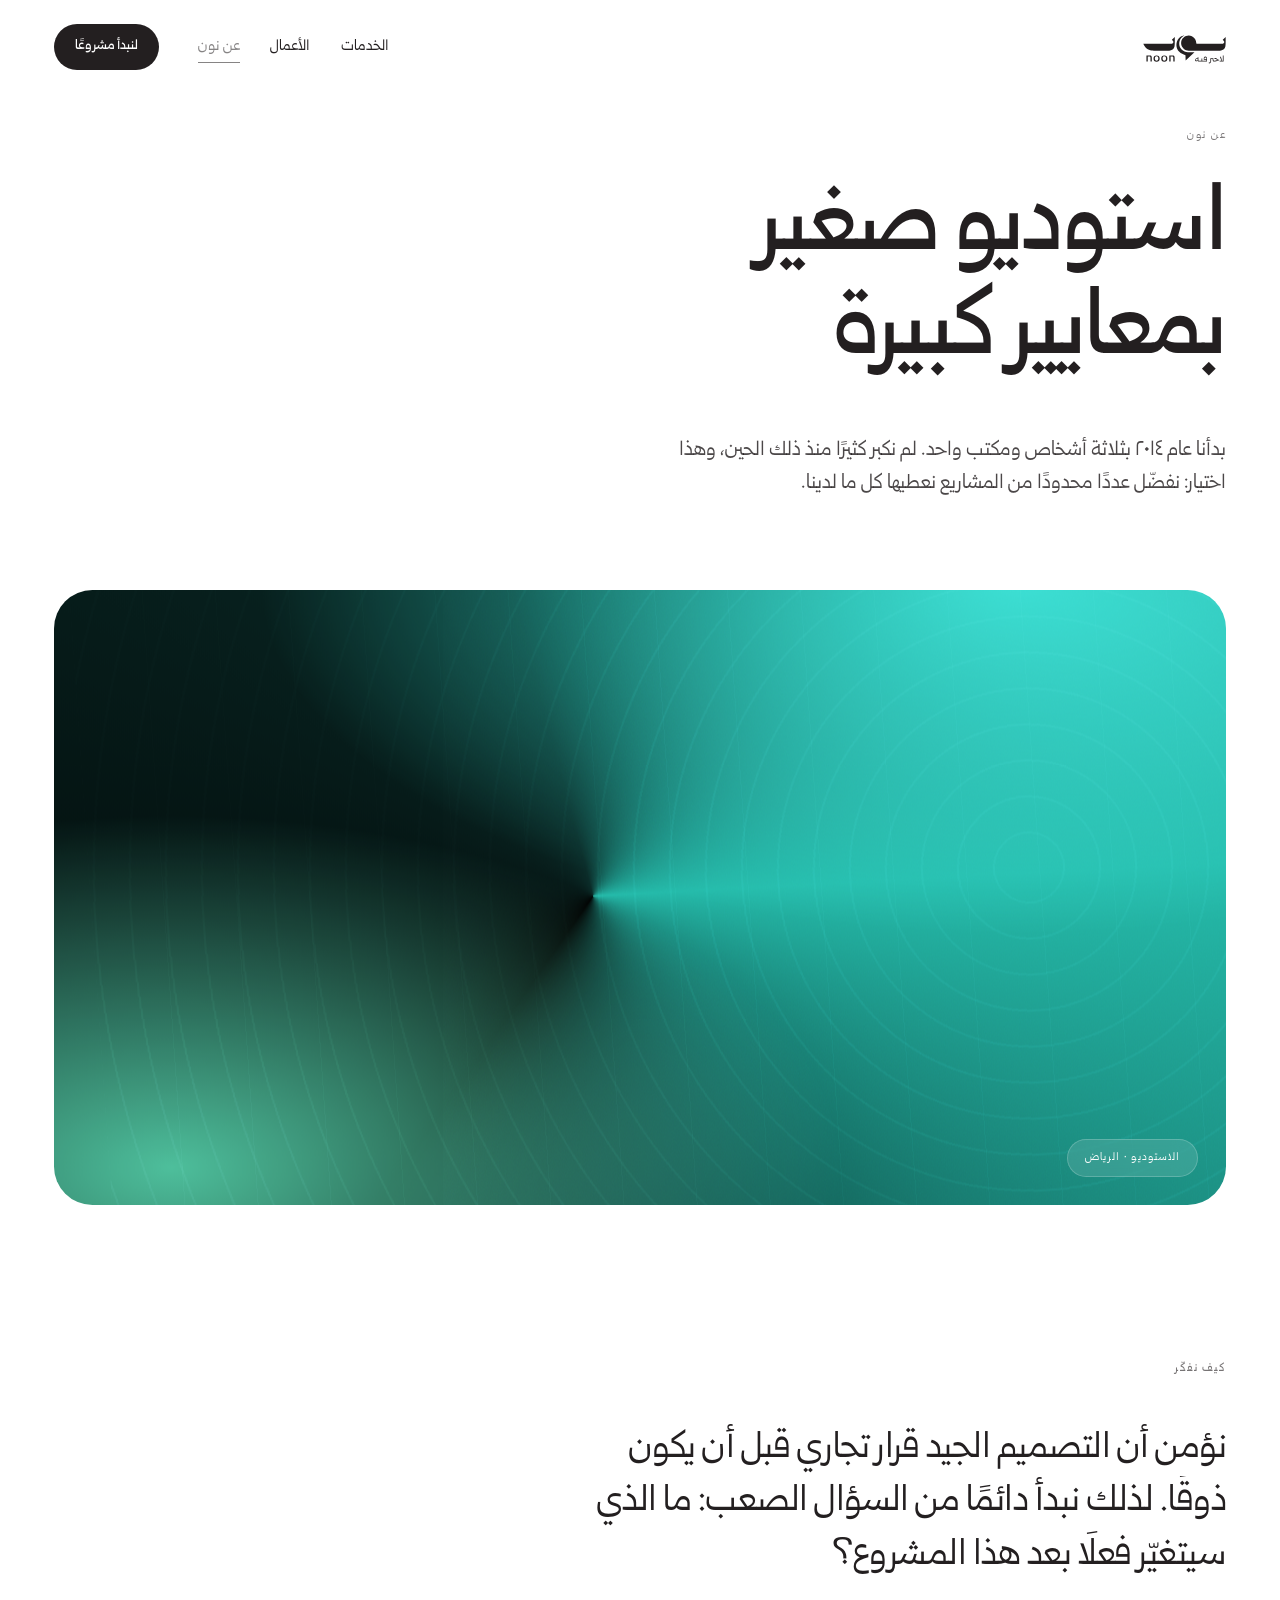
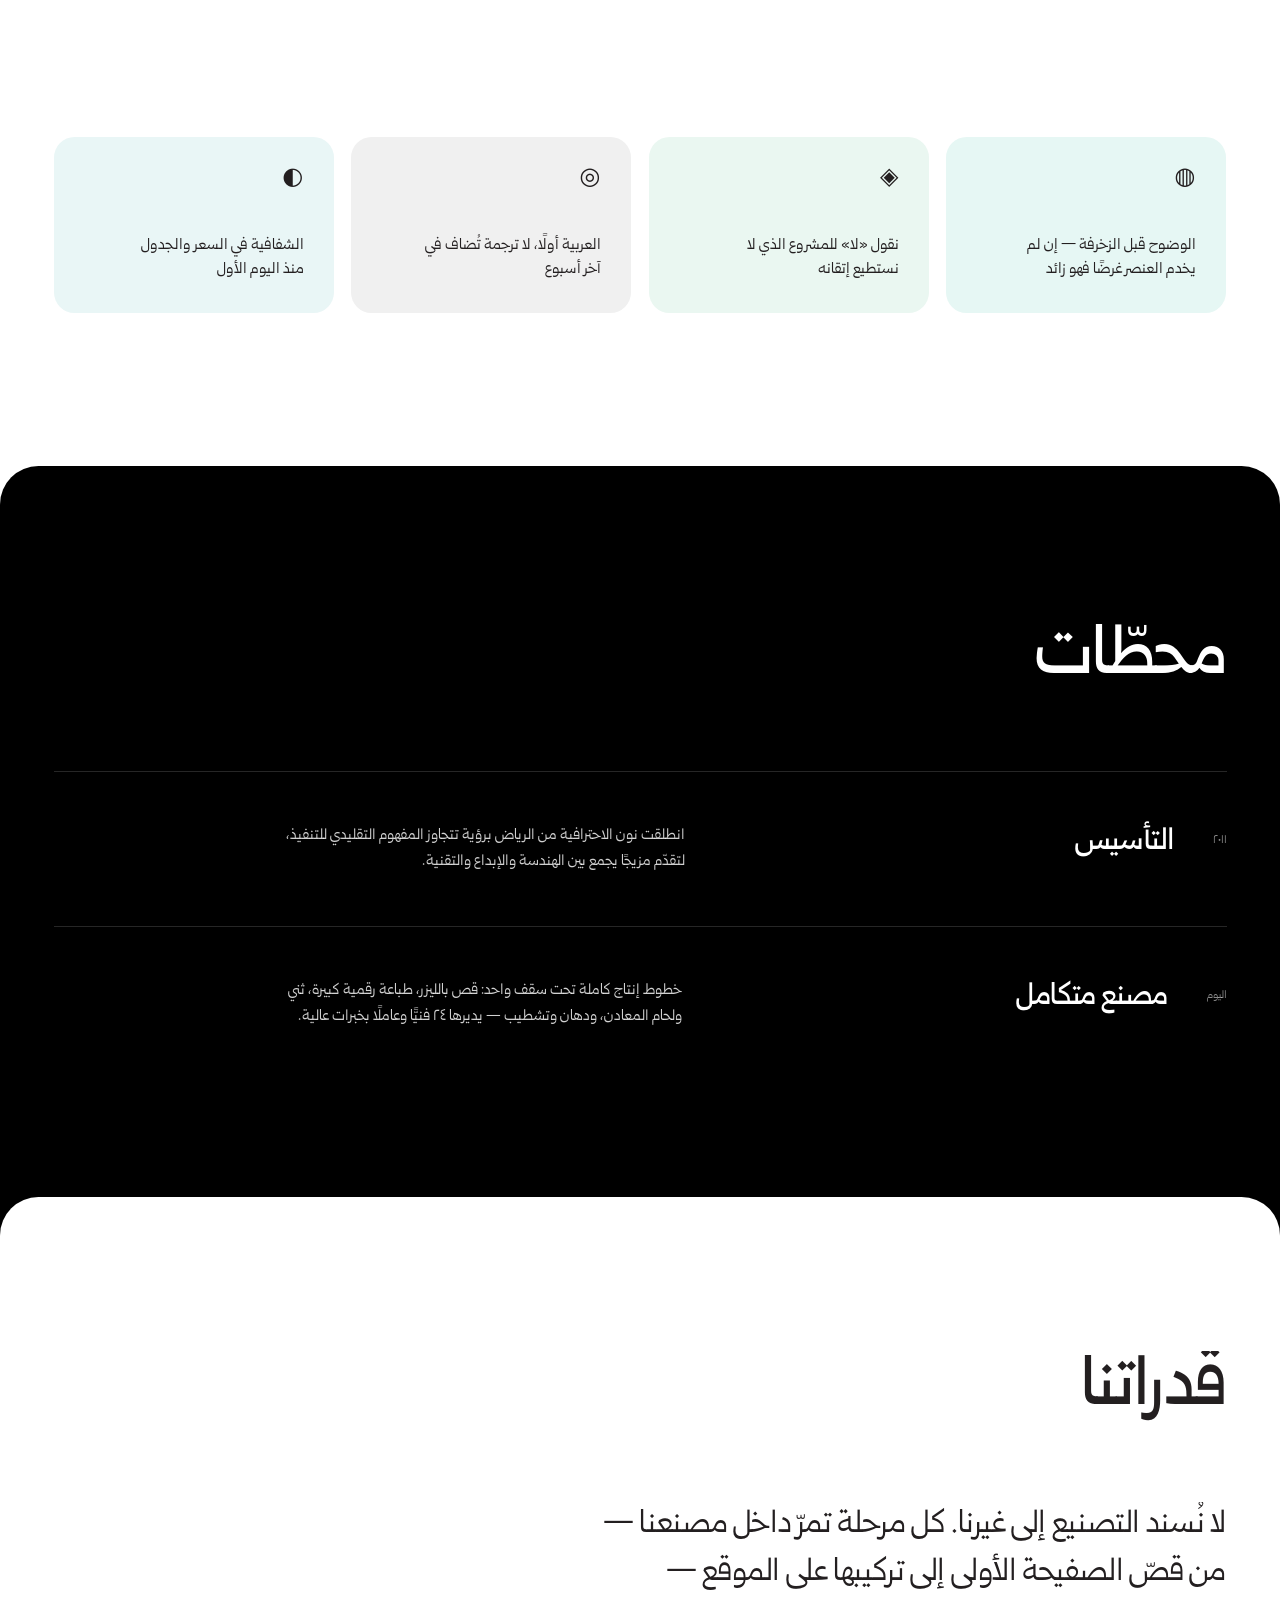
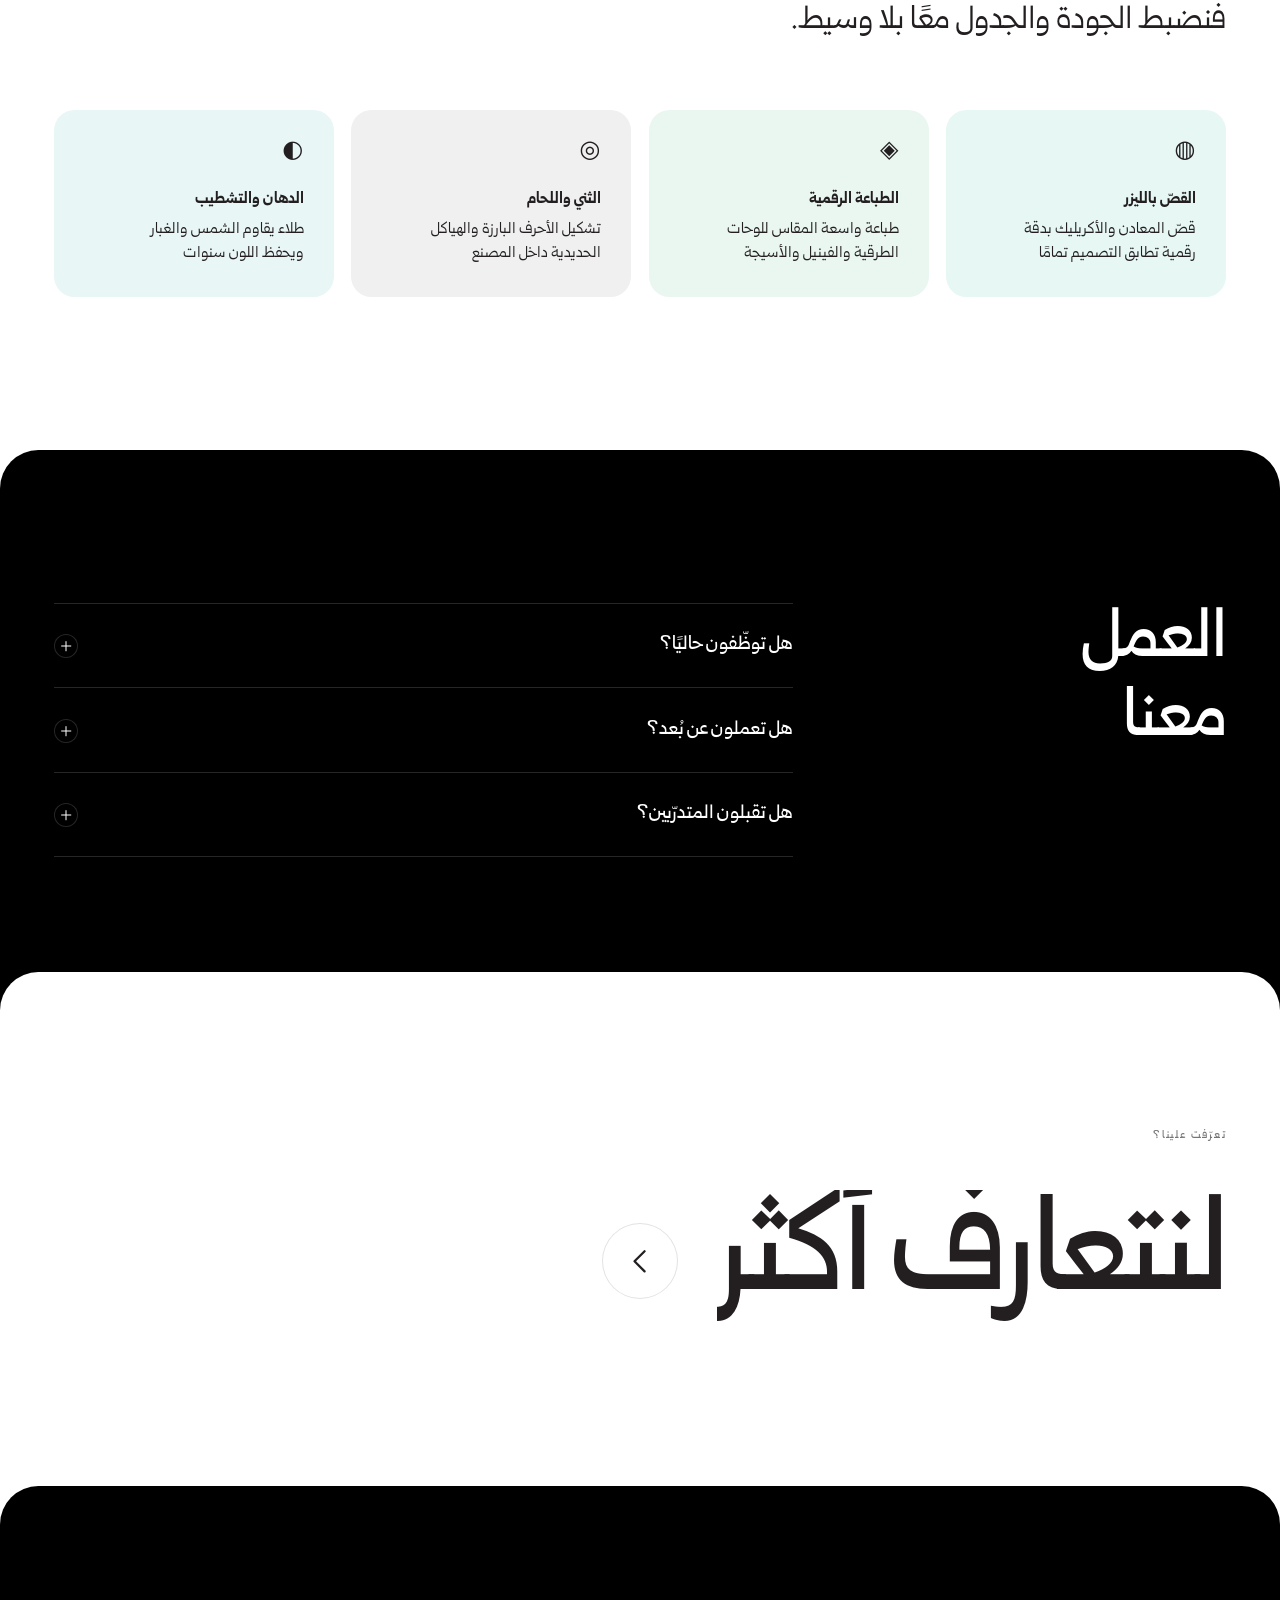
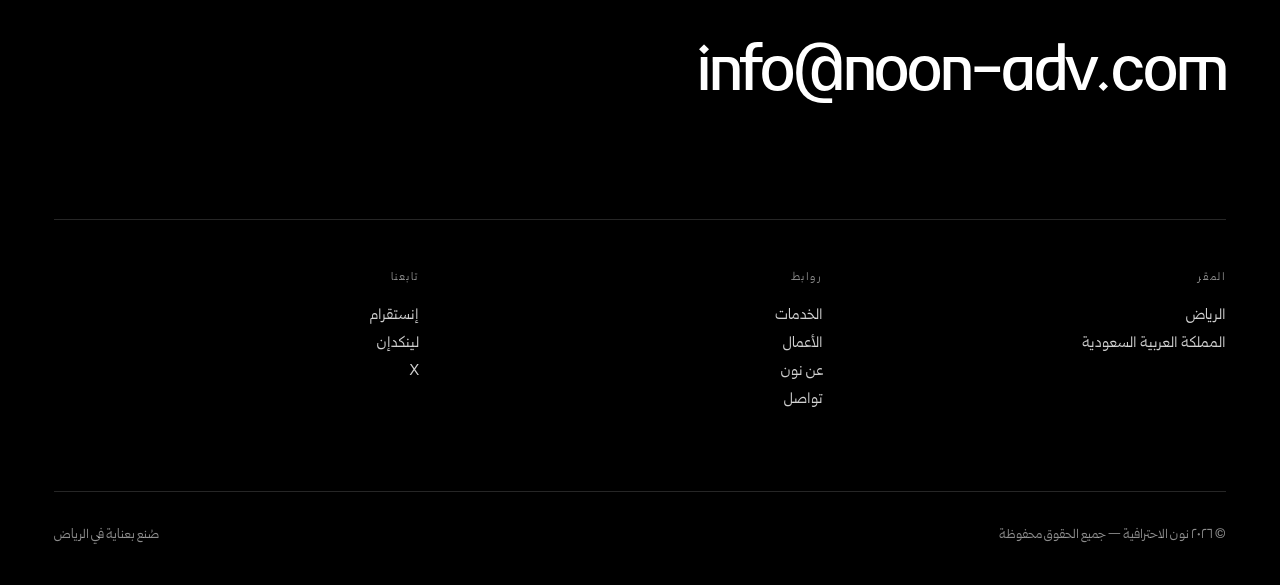
<file: about.html>
<!DOCTYPE html>
<html lang="ar" dir="rtl">
<head>
<meta charset="utf-8">
<meta name="viewport" content="width=device-width, initial-scale=1, viewport-fit=cover">
<meta http-equiv="Content-Security-Policy" content="default-src 'self'; script-src 'self'; style-src 'self' 'unsafe-inline'; img-src 'self' data:; font-src 'self'; media-src 'self'; connect-src 'self'; frame-ancestors 'none'; base-uri 'self'; form-action 'self'; object-src 'none'">
<title>عن نون — نون الاحترافية</title>
<meta name="description" content="من نحن، كيف نفكّر، ومن يقف خلف العمل في نون الاحترافية.">
<meta name="theme-color" content="#ffffff">
<link rel="preload" href="assets/fonts/itfGhroobArabic-Regular.otf" as="font" type="font/otf" crossorigin>
<link rel="preload" href="assets/fonts/itfGhroobArabic-Medium.otf" as="font" type="font/otf" crossorigin>
<link rel="canonical" href="https://mohanad19991212.github.io/madar-studio/about.html">
<meta property="og:type" content="website">
<meta property="og:site_name" content="نون الاحترافية">
<meta property="og:locale" content="ar_SA">
<meta property="og:url" content="https://mohanad19991212.github.io/madar-studio/about.html">
<meta property="og:title" content="عن نون — نون الاحترافية">
<meta property="og:description" content="من نحن، كيف نفكّر، ومن يقف خلف العمل في نون الاحترافية.">
<meta property="og:image" content="https://mohanad19991212.github.io/madar-studio/assets/work/04.jpg">
<meta property="og:image:width" content="1200">
<meta property="og:image:height" content="1190">
<meta property="og:image:alt" content="من أعمال نون الاحترافية">
<meta name="twitter:card" content="summary_large_image">
<meta name="twitter:title" content="عن نون — نون الاحترافية">
<meta name="twitter:description" content="من نحن، كيف نفكّر، ومن يقف خلف العمل في نون الاحترافية.">
<meta name="twitter:image" content="https://mohanad19991212.github.io/madar-studio/assets/work/04.jpg"><link rel="stylesheet" href="css/style.css">
<script src="js/transit-guard.js"></script>
</head>
<body class="md-page" data-page="about">

<a class="md-skip" href="#main">تخطَّ إلى المحتوى</a>

<div class="md-curtain" aria-hidden="true"><span class="md-curtain__panel"></span></div>

<div class="md-loader" aria-hidden="true">
  <div class="md-loader__inner">
    <div class="md-loader__mark"><span class="md-logo__lockup"></span></div>
    <div class="md-loader__bar"><i></i></div>
    <div class="md-loader__num"><span data-loader-num>0</span><em>٪</em></div>
  </div>
</div>

<div class="md-cursor" aria-hidden="true">
  <div class="md-cursor__inner">
    <span class="md-cursor__dot"></span>
    <span class="md-cursor__ring"></span>
    <span class="md-cursor__label"></span>
    <span class="md-cursor__media"><i class="md-cursor__media-box"></i></span>
    <svg class="md-cursor__arrow" viewBox="0 0 24 24" aria-hidden="true"><path d="M9 5l7 7-7 7" fill="none" stroke="currentColor" stroke-width="2" stroke-linecap="round" stroke-linejoin="round"/></svg>
  </div>
</div>

<header class="md-head">
  <div class="md-head__row">
    <a href="index.html" class="md-logo" data-cursor="pointer" aria-label="نون الاحترافية — الصفحة الرئيسية">
      <span class="md-logo__mark" aria-hidden="true"></span>
    </a>
    <nav class="md-nav" aria-label="التنقل الرئيسي">
      <a href="services.html" data-cursor="pointer"><span data-link-swap>الخدمات</span></a>
      <a href="work.html" data-cursor="pointer"><span data-link-swap>الأعمال</span></a>
      <a href="about.html" data-cursor="pointer"><span data-link-swap>عن نون</span></a>
    </nav>
    <a href="contact.html" class="md-btn md-btn--sm md-head__cta" data-magnetic data-cursor="hidden"><span>لنبدأ مشروعًا</span></a>
    <button class="md-burger" type="button" aria-label="فتح القائمة" aria-expanded="false" data-cursor="hidden" data-magnetic><i></i><i></i></button>
  </div>
</header>

<div class="md-menu" aria-hidden="true">
  <div class="md-menu__bg"></div>
  <div class="md-menu__body">
    <nav class="md-menu__nav">
      <a href="index.html" data-cursor="pointer"><span class="md-menu__idx">01</span><span class="md-menu__txt" data-link-swap>الرئيسية</span></a>
      <a href="services.html" data-cursor="pointer"><span class="md-menu__idx">02</span><span class="md-menu__txt" data-link-swap>الخدمات</span></a>
      <a href="work.html" data-cursor="pointer"><span class="md-menu__idx">03</span><span class="md-menu__txt" data-link-swap>الأعمال</span></a>
      <a href="about.html" data-cursor="pointer"><span class="md-menu__idx">04</span><span class="md-menu__txt" data-link-swap>عن نون</span></a>
      <a href="contact.html" data-cursor="pointer"><span class="md-menu__idx">05</span><span class="md-menu__txt" data-link-swap>تواصل معنا</span></a>
    </nav>
    <div class="md-menu__aside">
      <div class="md-menu__col">
        <span class="md-menu__cap">تواصل</span>
        <a href="mailto:info@noon-adv.com" data-cursor="pointer">info@noon-adv.com</a>
        <a href="tel:+966570701018" data-cursor="pointer">‎+966 57 070 1018</a>
      </div>
      <div class="md-menu__col">
        <span class="md-menu__cap">تابعنا</span>
        <a href="https://www.instagram.com/noonadv000/" target="_blank" rel="noopener" data-cursor="pointer">إنستقرام</a>
        <a href="https://www.linkedin.com/company/noon-professionals/" target="_blank" rel="noopener" data-cursor="pointer">لينكدإن</a>
        <a href="https://x.com/noonadv12" target="_blank" rel="noopener" data-cursor="pointer">X</a>
      </div>
    </div>
  </div>
</div>

<div class="md-scroll" data-scroll-root>
<div class="md-scroll__inner" data-scroll-inner>

<main id="main" tabindex="-1" class="md-main">

  <section class="md-phead">
    <div class="md-wrap">
      <span class="md-phead__cap" data-anim="fade">عن نون</span>
      <h1 class="md-phead__title" data-anim="lines">استوديو صغير<br>بمعايير كبيرة</h1>
      <p class="md-phead__lead" data-anim="lines" data-anim-delay="0.18">
        بدأنا عام ٢٠١٤ بثلاثة أشخاص ومكتب واحد. لم نكبر كثيرًا منذ ذلك الحين، وهذا اختيار: نفضّل عددًا محدودًا من المشاريع نعطيها كل ما لدينا.
      </p>
    </div>
  </section>

  <section class="md-preview" data-anim="frame">
    <div class="md-preview__box">
      <div class="md-poster md-poster--reel" data-parallax="-8" style="--c1:#0a2b28;--c2:#24baa9;--c3:#4dbd99;--c4:#000000"></div>
      <div class="md-preview__glass">
        <span class="md-preview__cap">الاستوديو · الرياض</span>
      </div>
    </div>
  </section>

  <section class="md-overview">
    <div class="md-wrap">
      <span class="md-eyebrow" data-anim="fade">كيف نفكّر</span>
      <p class="md-overview__text" data-anim="lines">
        نؤمن أن التصميم الجيد قرار تجاري قبل أن يكون ذوقًا. لذلك نبدأ دائمًا من السؤال الصعب: ما الذي سيتغيّر فعلًا بعد هذا المشروع؟
      </p>
    </div>
  </section>

  <section class="md-why">
    <div class="md-wrap">
      <div class="md-pills">
        <div class="md-pill" data-anim="fade" style="--c1:#e6f7f4"><span class="md-pill__ico">◍</span><p>الوضوح قبل الزخرفة — إن لم يخدم العنصر غرضًا فهو زائد</p></div>
        <div class="md-pill" data-anim="fade" data-anim-delay="0.06" style="--c1:#eaf7f1"><span class="md-pill__ico">◈</span><p>نقول «لا» للمشروع الذي لا نستطيع إتقانه</p></div>
        <div class="md-pill" data-anim="fade" data-anim-delay="0.12" style="--c1:#f0f0f0"><span class="md-pill__ico">◎</span><p>العربية أولًا، لا ترجمة تُضاف في آخر أسبوع</p></div>
        <div class="md-pill" data-anim="fade" data-anim-delay="0.18" style="--c1:#e9f6f6"><span class="md-pill__ico">◐</span><p>الشفافية في السعر والجدول منذ اليوم الأول</p></div>
      </div>
    </div>
  </section>

  <section class="md-steps md-inverse" data-inverse>
    <div class="md-wrap">
      <div class="md-sechead">
        <h2 class="md-sechead__title" data-anim="lines">محطّات</h2>
      </div>
      <div class="md-step" data-anim="fade">
        <span class="md-step__no">٢٠١١</span>
        <h3 class="md-step__title">التأسيس</h3>
        <p class="md-step__text">انطلقت نون الاحترافية من الرياض برؤية تتجاوز المفهوم التقليدي للتنفيذ، لتقدّم مزيجًا يجمع بين الهندسة والإبداع والتقنية.</p>
      </div>
      <div class="md-step" data-anim="fade">
        <span class="md-step__no">اليوم</span>
        <h3 class="md-step__title">مصنع متكامل</h3>
        <p class="md-step__text">خطوط إنتاج كاملة تحت سقف واحد: قص بالليزر، طباعة رقمية كبيرة، ثني ولحام المعادن، ودهان وتشطيب — يديرها ٢٤ فنيًّا وعاملًا بخبرات عالية.</p>
      </div>
    </div>
  </section>

  <!-- القدرات بدل صور الفريق: الأدق لشركة تملك خطوط إنتاج فعلية -->
  <section class="md-why">
    <div class="md-wrap">
      <div class="md-sechead">
        <h2 class="md-sechead__title" data-anim="lines">قدراتنا</h2>
      </div>
      <p class="md-why__text" data-anim="lines" style="margin-block-end:clamp(2.5rem,5vw,4rem)">
        لا نُسند التصنيع إلى غيرنا. كل مرحلة تمرّ داخل مصنعنا — من قصّ الصفيحة الأولى إلى تركيبها على الموقع — فنضبط الجودة والجدول معًا بلا وسيط.
      </p>
      <div class="md-pills">
        <div class="md-pill" data-anim="fade" style="--c1:#e6f7f4">
          <span class="md-pill__ico">◍</span>
          <div><p class="md-pill__title">القصّ بالليزر</p><p>قصّ المعادن والأكريليك بدقة رقمية تطابق التصميم تمامًا</p></div>
        </div>
        <div class="md-pill" data-anim="fade" data-anim-delay="0.06" style="--c1:#eaf7f1">
          <span class="md-pill__ico">◈</span>
          <div><p class="md-pill__title">الطباعة الرقمية</p><p>طباعة واسعة المقاس للوحات الطرقية والفينيل والأسيجة</p></div>
        </div>
        <div class="md-pill" data-anim="fade" data-anim-delay="0.12" style="--c1:#f0f0f0">
          <span class="md-pill__ico">◎</span>
          <div><p class="md-pill__title">الثني واللحام</p><p>تشكيل الأحرف البارزة والهياكل الحديدية داخل المصنع</p></div>
        </div>
        <div class="md-pill" data-anim="fade" data-anim-delay="0.18" style="--c1:#e9f6f6">
          <span class="md-pill__ico">◐</span>
          <div><p class="md-pill__title">الدهان والتشطيب</p><p>طلاء يقاوم الشمس والغبار ويحفظ اللون سنوات</p></div>
        </div>
      </div>
    </div>
  </section>

  <section class="md-faq md-inverse" data-inverse>
    <div class="md-wrap md-faq__grid">
      <h2 class="md-faq__head" data-anim="lines">العمل<br>معنا</h2>
      <div class="md-acc" data-acc>
        <div class="md-acc__item" data-anim="fade">
          <button class="md-acc__q" type="button" aria-expanded="false" data-cursor="pointer"><span>هل توظّفون حاليًا؟</span><i class="md-acc__ico"></i></button>
          <div class="md-acc__a"><div class="md-acc__in"><p>نوظّف ببطء وبعناية. إن كان عملك يشبه ما نفعله، أرسل لنا ملفك على <span dir="ltr">info@noon-adv.com</span> حتى لو لم يكن هناك إعلان مفتوح — نحتفظ بالملفات الجيدة ونعود إليها.</p></div></div>
        </div>
        <div class="md-acc__item" data-anim="fade">
          <button class="md-acc__q" type="button" aria-expanded="false" data-cursor="pointer"><span>هل تعملون عن بُعد؟</span><i class="md-acc__ico"></i></button>
          <div class="md-acc__a"><div class="md-acc__in"><p>الفريق هجين: يومان في الاستوديو وبقية الأسبوع مرن. عملاؤنا موزّعون على عدة مناطق زمنية، وقد اعتدنا على ذلك منذ سنوات.</p></div></div>
        </div>
        <div class="md-acc__item" data-anim="fade">
          <button class="md-acc__q" type="button" aria-expanded="false" data-cursor="pointer"><span>هل تقبلون المتدرّبين؟</span><i class="md-acc__ico"></i></button>
          <div class="md-acc__a"><div class="md-acc__in"><p>نستقبل دفعة واحدة سنويًا في الصيف، بأربعة مقاعد فقط ومقابل مادي. يعمل المتدرّب على مشروع حقيقي مع مرشد مخصّص، لا على مهام جانبية.</p></div></div>
        </div>
      </div>
    </div>
  </section>

  <section class="md-outro">
    <div class="md-wrap">
      <span class="md-eyebrow" data-anim="fade">تعرّفت علينا؟</span>
      <a href="contact.html" class="md-outro__link" data-cursor="text" data-cursor-label="هيا">
        <span class="md-outro__word" data-anim="lines">لنتعارف أكثر</span>
        <span class="md-outro__arrow" aria-hidden="true"><svg viewBox="0 0 24 24"><path d="M15 5l-7 7 7 7" fill="none" stroke="currentColor" stroke-width="1.6" stroke-linecap="round" stroke-linejoin="round"/></svg></span>
      </a>
    </div>
  </section>

</main>

<footer class="md-foot">
  <div class="md-wrap">
    <a href="mailto:info@noon-adv.com" class="md-foot__mail" data-cursor="text" data-cursor-label="راسلنا">info@noon-adv.com</a>
    <div class="md-foot__grid">
      <div class="md-foot__col"><span class="md-foot__cap">المقر</span><p>الرياض<br>المملكة العربية السعودية</p></div>
      <div class="md-foot__col"><span class="md-foot__cap">روابط</span><nav>
        <a href="services.html" data-cursor="pointer">الخدمات</a>
        <a href="work.html" data-cursor="pointer">الأعمال</a>
        <a href="about.html" data-cursor="pointer">عن نون</a>
        <a href="contact.html" data-cursor="pointer">تواصل</a>
      </nav></div>
      <div class="md-foot__col"><span class="md-foot__cap">تابعنا</span><nav>
        <a href="https://www.instagram.com/noonadv000/" target="_blank" rel="noopener" data-cursor="pointer">إنستقرام</a>
        <a href="https://www.linkedin.com/company/noon-professionals/" target="_blank" rel="noopener" data-cursor="pointer">لينكدإن</a>
        <a href="https://x.com/noonadv12" target="_blank" rel="noopener" data-cursor="pointer">X</a>
      </nav></div>
    </div>
    <div class="md-foot__bar">
      <span>© ٢٠٢٦ نون الاحترافية — جميع الحقوق محفوظة</span>
      <span>صُنع بعناية في الرياض</span>
    </div>
  </div>
</footer>

</div>
</div>

<div class="md-progress" aria-hidden="true"><i data-progress></i></div>
<script src="js/app.js"></script>
</body>
</html>
</file>
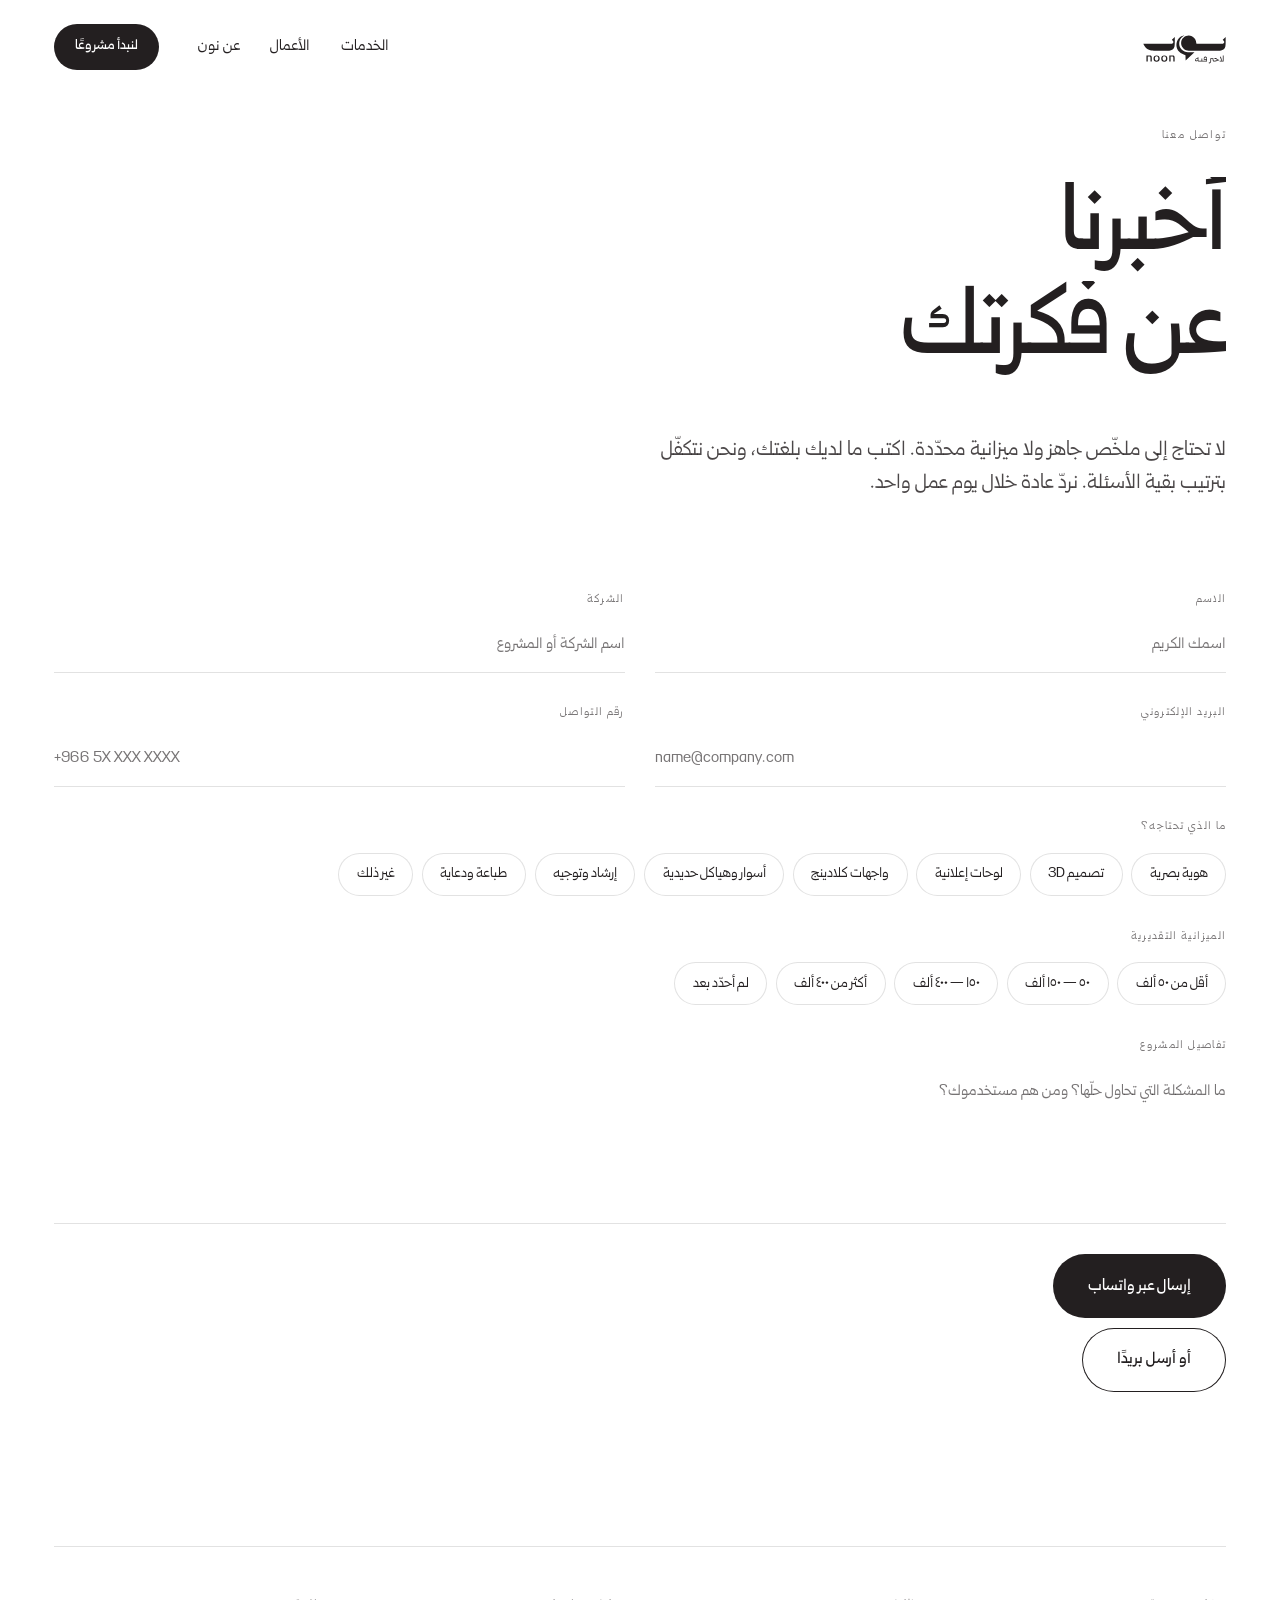
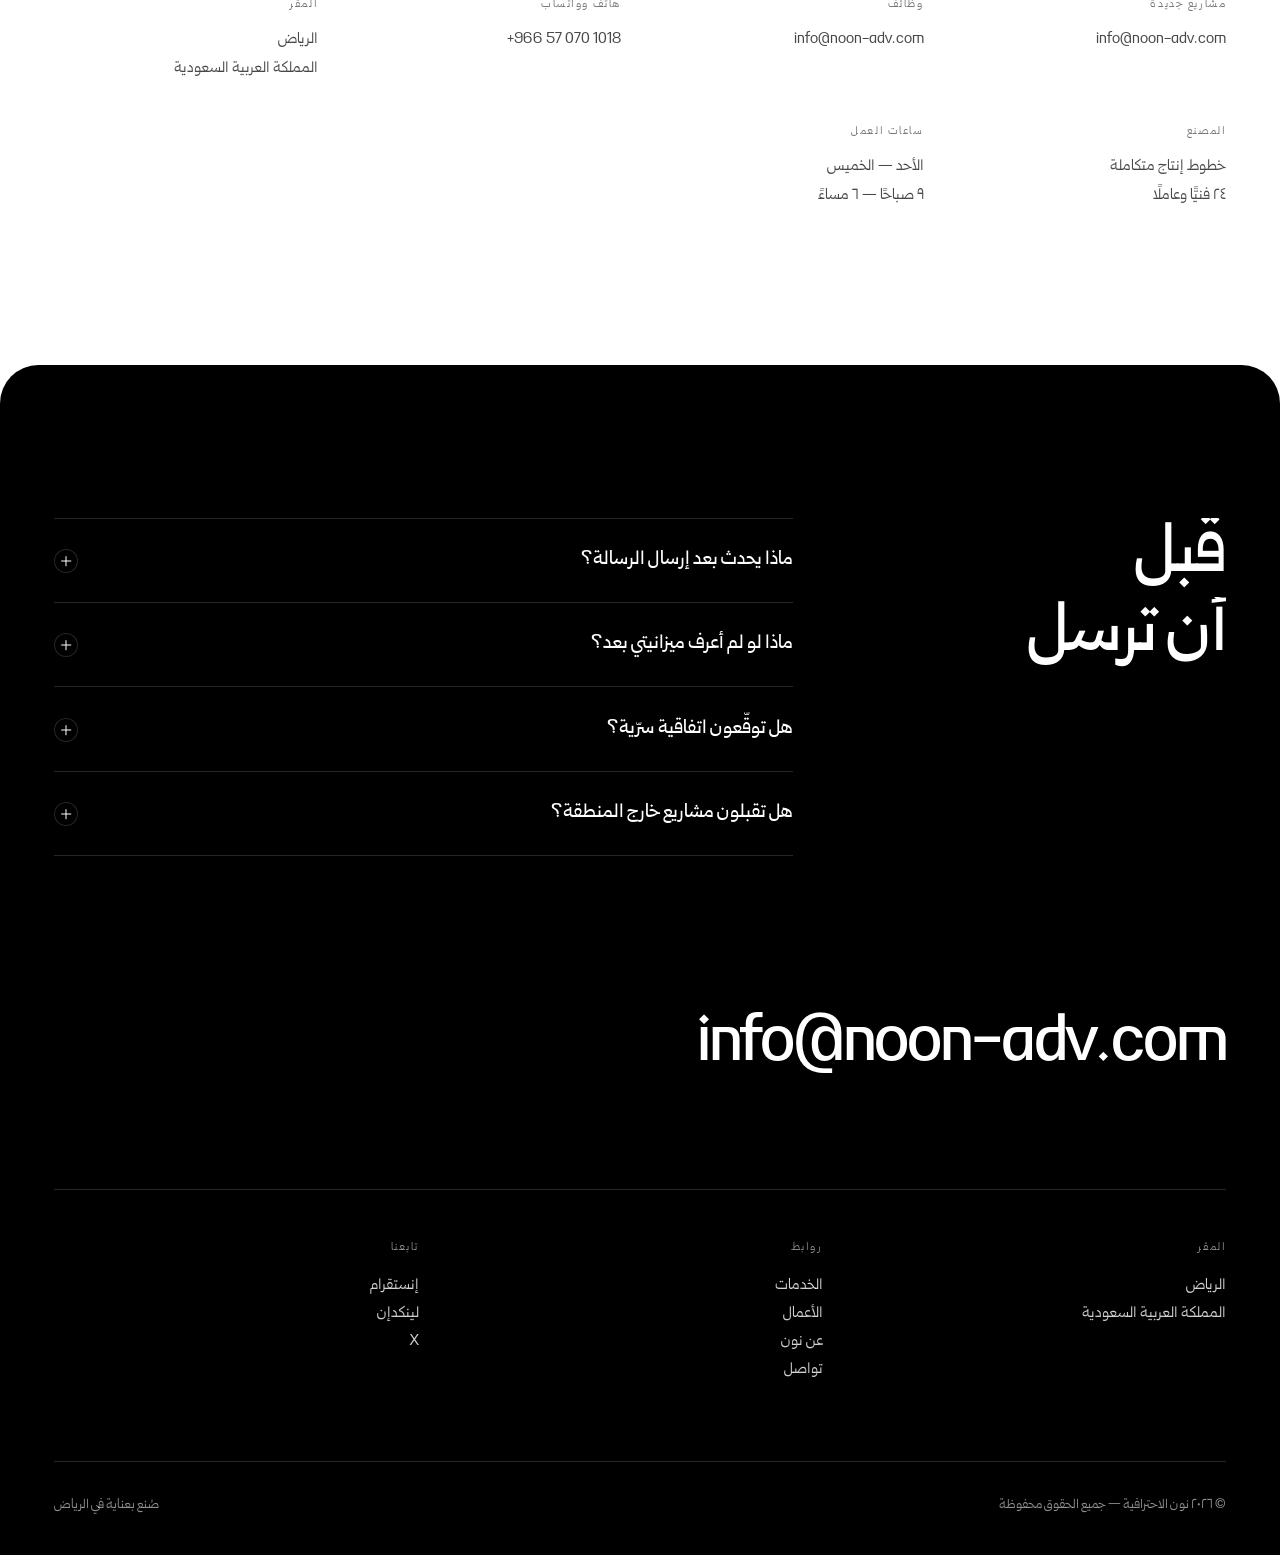
<file: contact.html>
<!DOCTYPE html>
<html lang="ar" dir="rtl">
<head>
<meta charset="utf-8">
<meta name="viewport" content="width=device-width, initial-scale=1, viewport-fit=cover">
<meta http-equiv="Content-Security-Policy" content="default-src 'self'; script-src 'self'; style-src 'self' 'unsafe-inline'; img-src 'self' data:; font-src 'self'; media-src 'self'; connect-src 'self'; frame-ancestors 'none'; base-uri 'self'; form-action 'self'; object-src 'none'">
<title>تواصل معنا — نون الاحترافية</title>
<meta name="description" content="أخبرنا عن مشروعك. نردّ عادة خلال يوم عمل واحد.">
<meta name="theme-color" content="#ffffff">
<link rel="preload" href="assets/fonts/itfGhroobArabic-Regular.otf" as="font" type="font/otf" crossorigin>
<link rel="preload" href="assets/fonts/itfGhroobArabic-Medium.otf" as="font" type="font/otf" crossorigin>
<link rel="canonical" href="https://mohanad19991212.github.io/madar-studio/contact.html">
<meta property="og:type" content="website">
<meta property="og:site_name" content="نون الاحترافية">
<meta property="og:locale" content="ar_SA">
<meta property="og:url" content="https://mohanad19991212.github.io/madar-studio/contact.html">
<meta property="og:title" content="تواصل معنا — نون الاحترافية">
<meta property="og:description" content="ابدأ مشروعك مع نون الاحترافية — استشارة ميدانية وتصميم قبل التنفيذ.">
<meta property="og:image" content="https://mohanad19991212.github.io/madar-studio/assets/work/04.jpg">
<meta property="og:image:width" content="1200">
<meta property="og:image:height" content="1190">
<meta property="og:image:alt" content="من أعمال نون الاحترافية">
<meta name="twitter:card" content="summary_large_image">
<meta name="twitter:title" content="تواصل معنا — نون الاحترافية">
<meta name="twitter:description" content="ابدأ مشروعك مع نون الاحترافية — استشارة ميدانية وتصميم قبل التنفيذ.">
<meta name="twitter:image" content="https://mohanad19991212.github.io/madar-studio/assets/work/04.jpg"><link rel="stylesheet" href="css/style.css">
<script src="js/transit-guard.js"></script>
</head>
<body class="md-page" data-page="contact">

<a class="md-skip" href="#main">تخطَّ إلى المحتوى</a>

<div class="md-curtain" aria-hidden="true"><span class="md-curtain__panel"></span></div>

<div class="md-loader" aria-hidden="true">
  <div class="md-loader__inner">
    <div class="md-loader__mark"><span class="md-logo__lockup"></span></div>
    <div class="md-loader__bar"><i></i></div>
    <div class="md-loader__num"><span data-loader-num>0</span><em>٪</em></div>
  </div>
</div>

<div class="md-cursor" aria-hidden="true">
  <div class="md-cursor__inner">
    <span class="md-cursor__dot"></span>
    <span class="md-cursor__ring"></span>
    <span class="md-cursor__label"></span>
    <span class="md-cursor__media"><i class="md-cursor__media-box"></i></span>
    <svg class="md-cursor__arrow" viewBox="0 0 24 24" aria-hidden="true"><path d="M9 5l7 7-7 7" fill="none" stroke="currentColor" stroke-width="2" stroke-linecap="round" stroke-linejoin="round"/></svg>
  </div>
</div>

<header class="md-head">
  <div class="md-head__row">
    <a href="index.html" class="md-logo" data-cursor="pointer" aria-label="نون الاحترافية — الصفحة الرئيسية">
      <span class="md-logo__mark" aria-hidden="true"></span>
    </a>
    <nav class="md-nav" aria-label="التنقل الرئيسي">
      <a href="services.html" data-cursor="pointer"><span data-link-swap>الخدمات</span></a>
      <a href="work.html" data-cursor="pointer"><span data-link-swap>الأعمال</span></a>
      <a href="about.html" data-cursor="pointer"><span data-link-swap>عن نون</span></a>
    </nav>
    <a href="contact.html" class="md-btn md-btn--sm md-head__cta" data-magnetic data-cursor="hidden"><span>لنبدأ مشروعًا</span></a>
    <button class="md-burger" type="button" aria-label="فتح القائمة" aria-expanded="false" data-cursor="hidden" data-magnetic><i></i><i></i></button>
  </div>
</header>

<div class="md-menu" aria-hidden="true">
  <div class="md-menu__bg"></div>
  <div class="md-menu__body">
    <nav class="md-menu__nav">
      <a href="index.html" data-cursor="pointer"><span class="md-menu__idx">01</span><span class="md-menu__txt" data-link-swap>الرئيسية</span></a>
      <a href="services.html" data-cursor="pointer"><span class="md-menu__idx">02</span><span class="md-menu__txt" data-link-swap>الخدمات</span></a>
      <a href="work.html" data-cursor="pointer"><span class="md-menu__idx">03</span><span class="md-menu__txt" data-link-swap>الأعمال</span></a>
      <a href="about.html" data-cursor="pointer"><span class="md-menu__idx">04</span><span class="md-menu__txt" data-link-swap>عن نون</span></a>
      <a href="contact.html" data-cursor="pointer"><span class="md-menu__idx">05</span><span class="md-menu__txt" data-link-swap>تواصل معنا</span></a>
    </nav>
    <div class="md-menu__aside">
      <div class="md-menu__col">
        <span class="md-menu__cap">تواصل</span>
        <a href="mailto:info@noon-adv.com" data-cursor="pointer">info@noon-adv.com</a>
        <a href="tel:+966570701018" data-cursor="pointer">‎+966 57 070 1018</a>
      </div>
      <div class="md-menu__col">
        <span class="md-menu__cap">تابعنا</span>
        <a href="https://www.instagram.com/noonadv000/" target="_blank" rel="noopener" data-cursor="pointer">إنستقرام</a>
        <a href="https://www.linkedin.com/company/noon-professionals/" target="_blank" rel="noopener" data-cursor="pointer">لينكدإن</a>
        <a href="https://x.com/noonadv12" target="_blank" rel="noopener" data-cursor="pointer">X</a>
      </div>
    </div>
  </div>
</div>

<div class="md-scroll" data-scroll-root>
<div class="md-scroll__inner" data-scroll-inner>

<main id="main" tabindex="-1" class="md-main">

  <section class="md-phead">
    <div class="md-wrap">
      <span class="md-phead__cap" data-anim="fade">تواصل معنا</span>
      <h1 class="md-phead__title" data-anim="lines">أخبرنا<br>عن فكرتك</h1>
      <p class="md-phead__lead" data-anim="lines" data-anim-delay="0.18">
        لا تحتاج إلى ملخّص جاهز ولا ميزانية محدّدة. اكتب ما لديك بلغتك، ونحن نتكفّل بترتيب بقية الأسئلة. نردّ عادة خلال يوم عمل واحد.
      </p>
    </div>
  </section>

  <div class="md-wrap">
    <form class="md-form" data-form novalidate>
      <div class="md-field">
        <label for="f-name">الاسم</label>
        <input id="f-name" name="name" type="text" placeholder="اسمك الكريم" autocomplete="name" required>
      </div>
      <div class="md-field">
        <label for="f-company">الشركة</label>
        <input id="f-company" name="company" type="text" placeholder="اسم الشركة أو المشروع" autocomplete="organization">
      </div>
      <div class="md-field">
        <label for="f-email">البريد الإلكتروني</label>
        <input id="f-email" name="email" type="email" placeholder="name@company.com" autocomplete="email" dir="ltr" required>
      </div>
      <div class="md-field">
        <label for="f-phone">رقم التواصل</label>
        <input id="f-phone" name="phone" type="tel" placeholder="+966 5X XXX XXXX" autocomplete="tel" dir="ltr">
      </div>

      <div class="md-field md-field--full">
        <label>ما الذي تحتاجه؟</label>
        <div class="md-chips">
          <button class="md-chip" type="button" aria-pressed="false" data-cursor="pointer">هوية بصرية</button>
          <button class="md-chip" type="button" aria-pressed="false" data-cursor="pointer">تصميم 3D</button>
          <button class="md-chip" type="button" aria-pressed="false" data-cursor="pointer">لوحات إعلانية</button>
          <button class="md-chip" type="button" aria-pressed="false" data-cursor="pointer">واجهات كلادينج</button>
          <button class="md-chip" type="button" aria-pressed="false" data-cursor="pointer">أسوار وهياكل حديدية</button>
          <button class="md-chip" type="button" aria-pressed="false" data-cursor="pointer">إرشاد وتوجيه</button>
          <button class="md-chip" type="button" aria-pressed="false" data-cursor="pointer">طباعة ودعاية</button>
          <button class="md-chip" type="button" aria-pressed="false" data-cursor="pointer">غير ذلك</button>
        </div>
      </div>

      <div class="md-field md-field--full">
        <label>الميزانية التقديرية</label>
        <div class="md-chips">
          <button class="md-chip" type="button" aria-pressed="false" data-cursor="pointer">أقل من ٥٠ ألف</button>
          <button class="md-chip" type="button" aria-pressed="false" data-cursor="pointer">٥٠ — ١٥٠ ألف</button>
          <button class="md-chip" type="button" aria-pressed="false" data-cursor="pointer">١٥٠ — ٤٠٠ ألف</button>
          <button class="md-chip" type="button" aria-pressed="false" data-cursor="pointer">أكثر من ٤٠٠ ألف</button>
          <button class="md-chip" type="button" aria-pressed="false" data-cursor="pointer">لم أحدّد بعد</button>
        </div>
      </div>

      <div class="md-field md-field--full">
        <label for="f-msg">تفاصيل المشروع</label>
        <textarea id="f-msg" name="message" rows="5" placeholder="ما المشكلة التي تحاول حلّها؟ ومن هم مستخدموك؟"></textarea>
      </div>

      <div class="md-field md-field--full md-send" style="align-items:flex-start">
        <button class="md-btn md-btn--lg" type="submit" data-form-btn data-magnetic data-cursor="hidden"><span>إرسال عبر واتساب</span></button>
        <a class="md-btn md-btn--lg md-btn--ghost" href="mailto:info@noon-adv.com" data-form-mail data-magnetic data-cursor="hidden"><span>أو أرسل بريدًا</span></a>
      </div>
    </form>

    <div class="md-contact__grid">
      <div class="md-contact__col">
        <span>مشاريع جديدة</span>
        <a href="mailto:info@noon-adv.com" data-cursor="pointer" dir="ltr">info@noon-adv.com</a>
      </div>
      <div class="md-contact__col">
        <span>وظائف</span>
        <a href="mailto:info@noon-adv.com" data-cursor="pointer" dir="ltr">info@noon-adv.com</a>
      </div>
      <div class="md-contact__col">
        <span>هاتف وواتساب</span>
        <a href="tel:+966570701018" data-cursor="pointer" dir="ltr">+966 57 070 1018</a>
      </div>
      <div class="md-contact__col">
        <span>المقر</span>
        <p>الرياض<br>المملكة العربية السعودية</p>
      </div>
      <div class="md-contact__col">
        <span>المصنع</span>
        <p>خطوط إنتاج متكاملة<br>٢٤ فنيًّا وعاملًا</p>
      </div>
      <div class="md-contact__col">
        <span>ساعات العمل</span>
        <p>الأحد — الخميس<br>٩ صباحًا — ٦ مساءً</p>
      </div>
    </div>
  </div>

  <section class="md-faq md-inverse" data-inverse>
    <div class="md-wrap md-faq__grid">
      <h2 class="md-faq__head" data-anim="lines">قبل<br>أن ترسل</h2>
      <div class="md-acc" data-acc>
        <div class="md-acc__item" data-anim="fade">
          <button class="md-acc__q" type="button" aria-expanded="false" data-cursor="pointer"><span>ماذا يحدث بعد إرسال الرسالة؟</span><i class="md-acc__ico"></i></button>
          <div class="md-acc__a"><div class="md-acc__in"><p>نقرأ كل رسالة بأنفسنا — لا نموذج آلي. نردّ خلال يوم عمل واحد إمّا بأسئلة توضيحية أو بدعوة لمكالمة قصيرة مدتها ثلاثون دقيقة لفهم المشروع.</p></div></div>
        </div>
        <div class="md-acc__item" data-anim="fade">
          <button class="md-acc__q" type="button" aria-expanded="false" data-cursor="pointer"><span>ماذا لو لم أعرف ميزانيتي بعد؟</span><i class="md-acc__ico"></i></button>
          <div class="md-acc__a"><div class="md-acc__in"><p>لا مشكلة إطلاقًا. اختر «لم أحدّد بعد» وسنساعدك في تقدير النطاق المناسب. نفضّل أن نبني الحل حول ما هو ممكن فعليًا بدل أن نقدّم رقمًا لا يخدم أحدًا.</p></div></div>
        </div>
        <div class="md-acc__item" data-anim="fade">
          <button class="md-acc__q" type="button" aria-expanded="false" data-cursor="pointer"><span>هل توقّعون اتفاقية سرّية؟</span><i class="md-acc__ico"></i></button>
          <div class="md-acc__a"><div class="md-acc__in"><p>نعم، ونوقّعها قبل أي نقاش تفصيلي إن رغبت. أرسل نموذجك أو استخدم نموذجنا الجاهز — أيهما أسرع لك.</p></div></div>
        </div>
        <div class="md-acc__item" data-anim="fade">
          <button class="md-acc__q" type="button" aria-expanded="false" data-cursor="pointer"><span>هل تقبلون مشاريع خارج المنطقة؟</span><i class="md-acc__ico"></i></button>
          <div class="md-acc__a"><div class="md-acc__in"><p>نعم، ونحو نصف عملنا الحالي مع عملاء خارج الخليج. نعمل بمرونة على المناطق الزمنية ونحدّد نافذة تداخل ثابتة أسبوعيًا للاجتماعات.</p></div></div>
        </div>
      </div>
    </div>
  </section>

</main>

<footer class="md-foot">
  <div class="md-wrap">
    <a href="mailto:info@noon-adv.com" class="md-foot__mail" data-cursor="text" data-cursor-label="راسلنا">info@noon-adv.com</a>
    <div class="md-foot__grid">
      <div class="md-foot__col"><span class="md-foot__cap">المقر</span><p>الرياض<br>المملكة العربية السعودية</p></div>
      <div class="md-foot__col"><span class="md-foot__cap">روابط</span><nav>
        <a href="services.html" data-cursor="pointer">الخدمات</a>
        <a href="work.html" data-cursor="pointer">الأعمال</a>
        <a href="about.html" data-cursor="pointer">عن نون</a>
        <a href="contact.html" data-cursor="pointer">تواصل</a>
      </nav></div>
      <div class="md-foot__col"><span class="md-foot__cap">تابعنا</span><nav>
        <a href="https://www.instagram.com/noonadv000/" target="_blank" rel="noopener" data-cursor="pointer">إنستقرام</a>
        <a href="https://www.linkedin.com/company/noon-professionals/" target="_blank" rel="noopener" data-cursor="pointer">لينكدإن</a>
        <a href="https://x.com/noonadv12" target="_blank" rel="noopener" data-cursor="pointer">X</a>
      </nav></div>
    </div>
    <div class="md-foot__bar">
      <span>© ٢٠٢٦ نون الاحترافية — جميع الحقوق محفوظة</span>
      <span>صُنع بعناية في الرياض</span>
    </div>
  </div>
</footer>

</div>
</div>

<div class="md-progress" aria-hidden="true"><i data-progress></i></div>
<script src="js/app.js"></script>
</body>
</html>
</file>
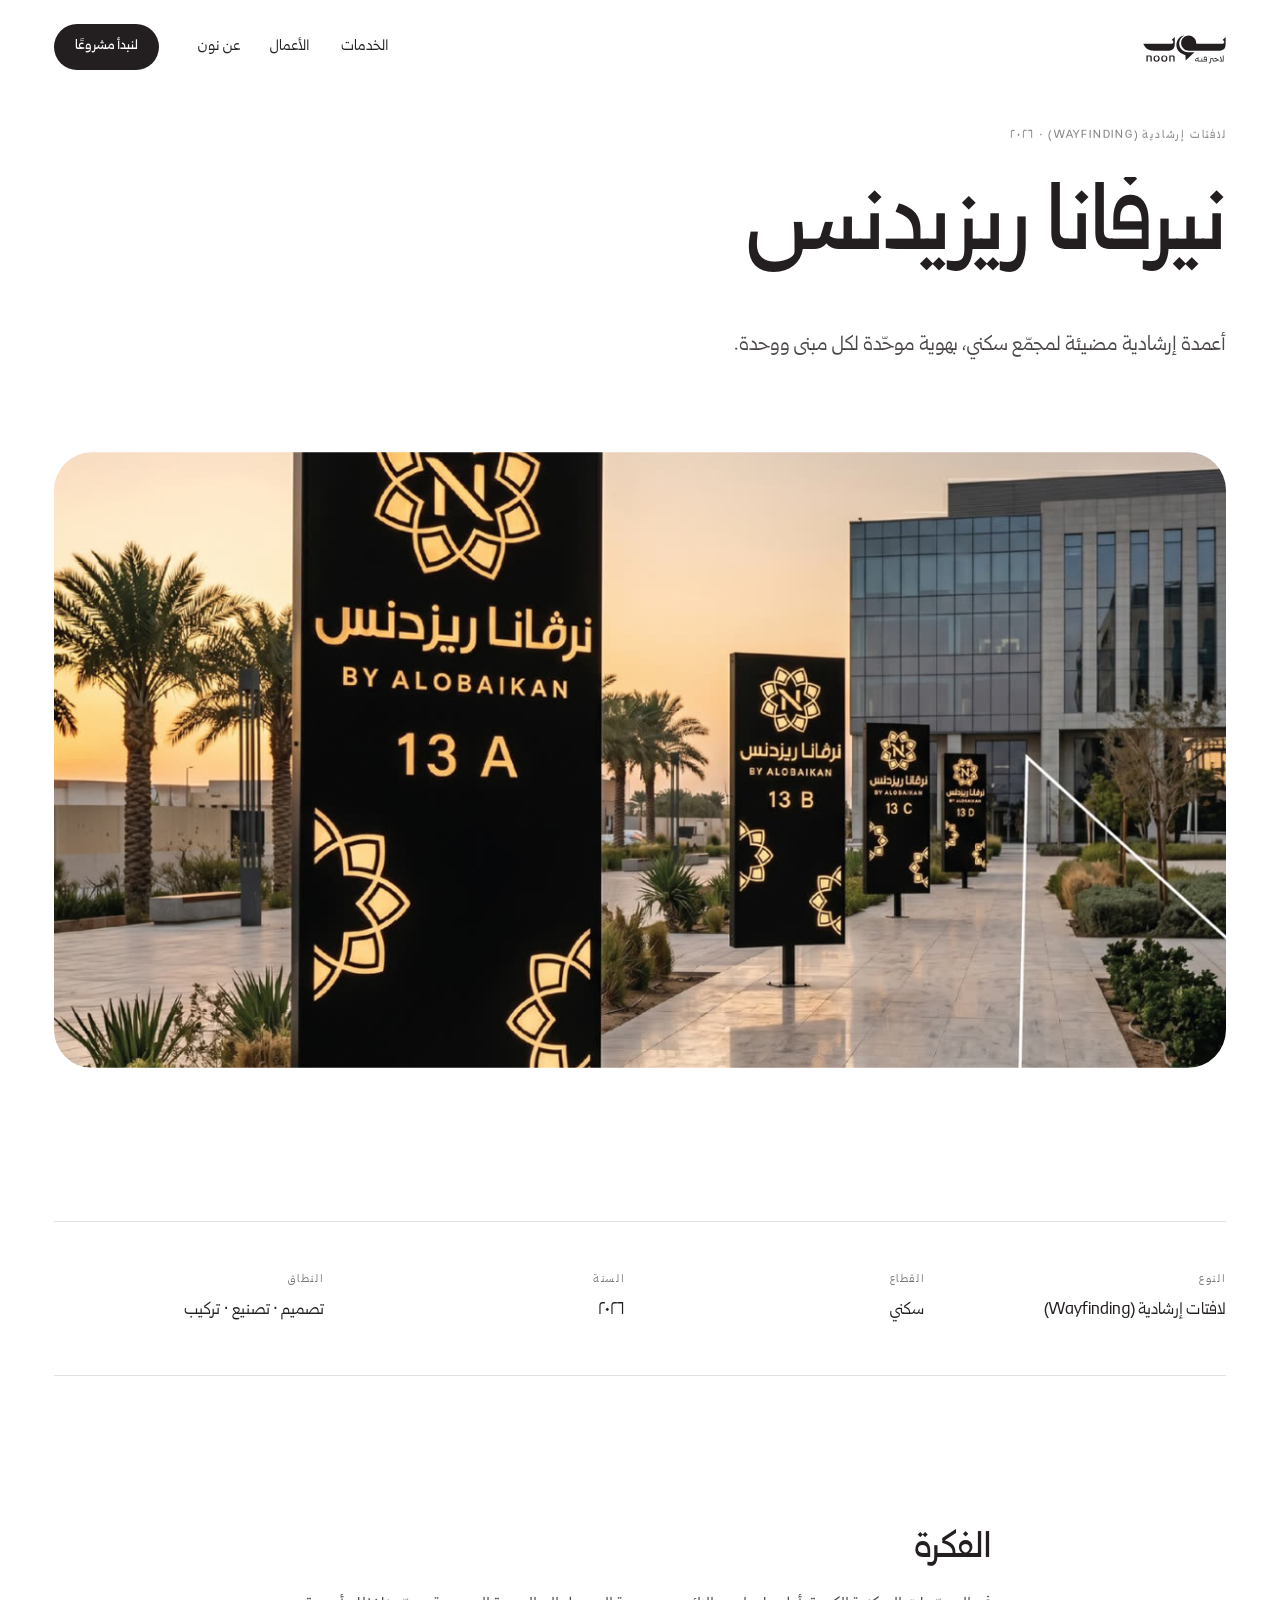
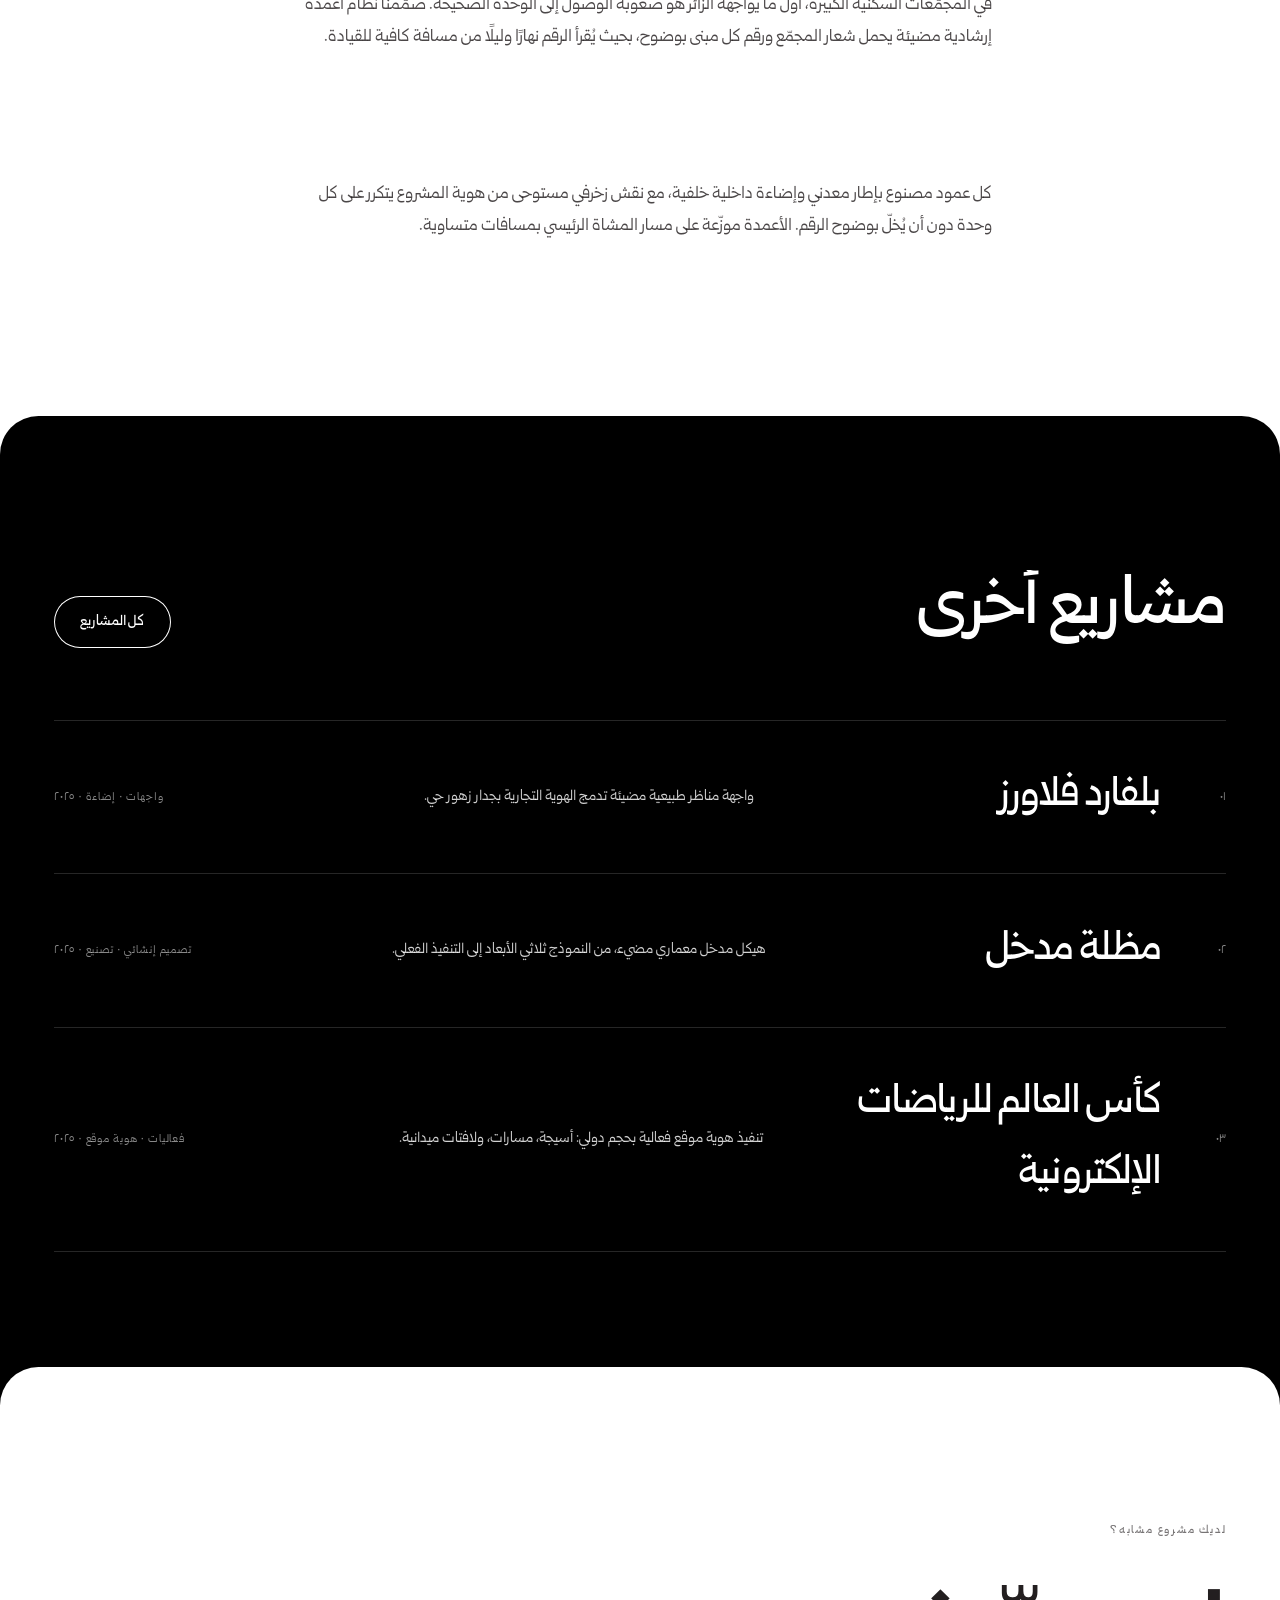
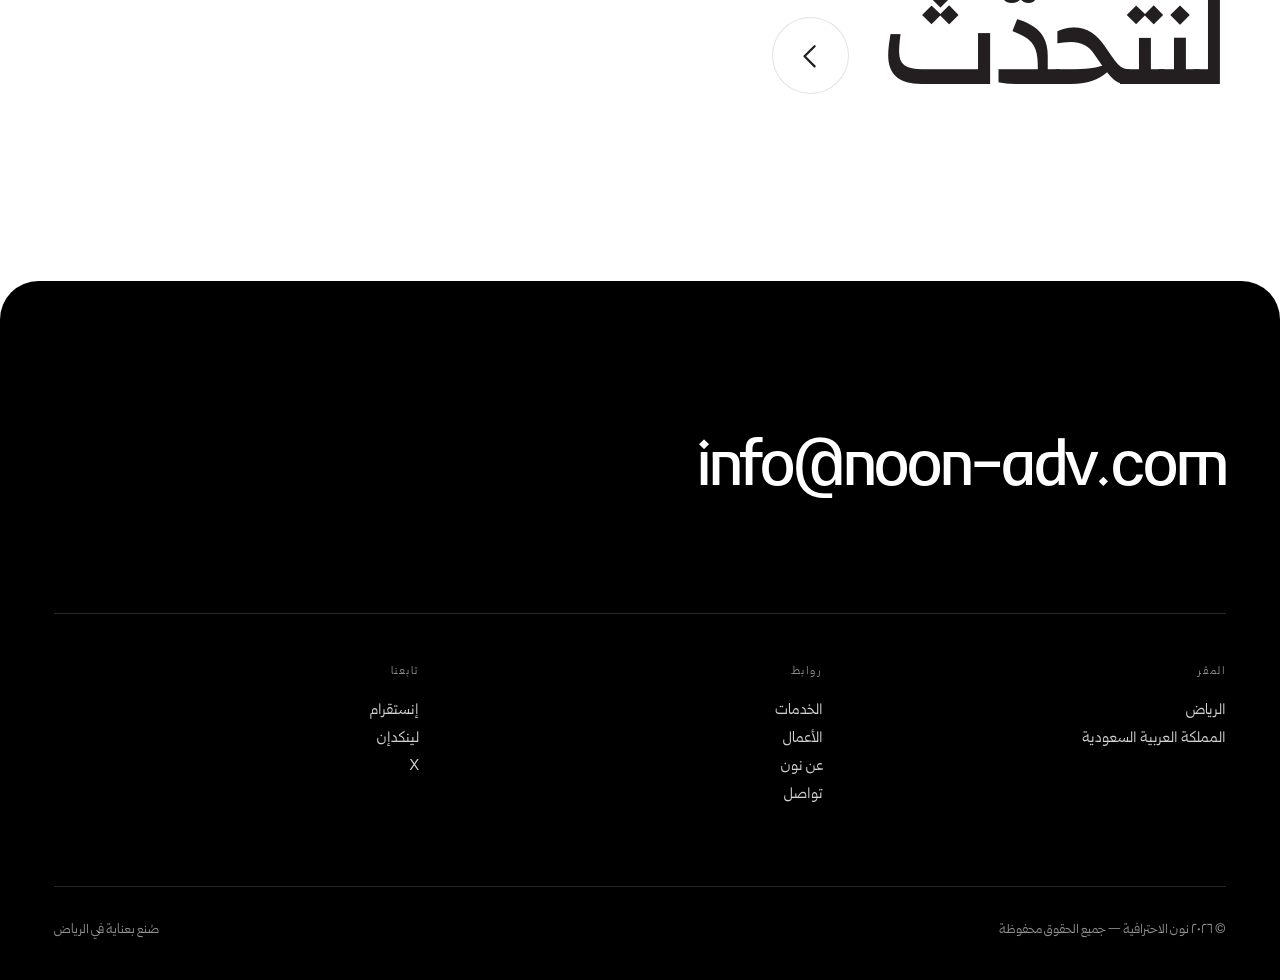
<file: project.html>
<!DOCTYPE html>
<html lang="ar" dir="rtl">
<head>
<meta charset="utf-8">
<meta name="viewport" content="width=device-width, initial-scale=1, viewport-fit=cover">
<meta http-equiv="Content-Security-Policy" content="default-src 'self'; script-src 'self'; style-src 'self' 'unsafe-inline'; img-src 'self' data:; font-src 'self'; media-src 'self'; connect-src 'self'; frame-ancestors 'none'; base-uri 'self'; form-action 'self'; object-src 'none'">
<title>مشروع — نون الاحترافية</title>
<meta name="description" content="دراسة حالة من أعمال نون الاحترافية." data-project-meta>
<meta name="theme-color" content="#ffffff">
<link rel="preload" href="assets/fonts/itfGhroobArabic-Regular.otf" as="font" type="font/otf" crossorigin>
<link rel="preload" href="assets/fonts/itfGhroobArabic-Medium.otf" as="font" type="font/otf" crossorigin>
<link rel="canonical" href="https://mohanad19991212.github.io/madar-studio/project.html">
<meta property="og:type" content="website">
<meta property="og:site_name" content="نون الاحترافية">
<meta property="og:locale" content="ar_SA">
<meta property="og:url" content="https://mohanad19991212.github.io/madar-studio/project.html">
<meta property="og:title" content="مشروع — نون الاحترافية">
<meta property="og:description" content="دراسة حالة من أعمال نون الاحترافية.">
<meta property="og:image" content="https://mohanad19991212.github.io/madar-studio/assets/work/04.jpg">
<meta property="og:image:width" content="1200">
<meta property="og:image:height" content="1190">
<meta property="og:image:alt" content="من أعمال نون الاحترافية">
<meta name="twitter:card" content="summary_large_image">
<meta name="twitter:title" content="مشروع — نون الاحترافية">
<meta name="twitter:description" content="دراسة حالة من أعمال نون الاحترافية.">
<meta name="twitter:image" content="https://mohanad19991212.github.io/madar-studio/assets/work/04.jpg"><link rel="stylesheet" href="css/style.css">
<script src="js/transit-guard.js"></script>
</head>
<body class="md-page" data-page="project">

<a class="md-skip" href="#main">تخطَّ إلى المحتوى</a>

<div class="md-curtain" aria-hidden="true"><span class="md-curtain__panel"></span></div>

<div class="md-loader" aria-hidden="true">
  <div class="md-loader__inner">
    <div class="md-loader__mark"><span class="md-logo__lockup"></span></div>
    <div class="md-loader__bar"><i></i></div>
    <div class="md-loader__num"><span data-loader-num>0</span><em>٪</em></div>
  </div>
</div>

<div class="md-cursor" aria-hidden="true">
  <div class="md-cursor__inner">
    <span class="md-cursor__dot"></span>
    <span class="md-cursor__ring"></span>
    <span class="md-cursor__label"></span>
    <span class="md-cursor__media"><i class="md-cursor__media-box"></i></span>
    <svg class="md-cursor__arrow" viewBox="0 0 24 24" aria-hidden="true"><path d="M9 5l7 7-7 7" fill="none" stroke="currentColor" stroke-width="2" stroke-linecap="round" stroke-linejoin="round"/></svg>
  </div>
</div>

<header class="md-head">
  <div class="md-head__row">
    <a href="index.html" class="md-logo" data-cursor="pointer" aria-label="نون الاحترافية — الصفحة الرئيسية">
      <span class="md-logo__mark" aria-hidden="true"></span>
    </a>
    <nav class="md-nav" aria-label="التنقل الرئيسي">
      <a href="services.html" data-cursor="pointer"><span data-link-swap>الخدمات</span></a>
      <a href="work.html" data-cursor="pointer"><span data-link-swap>الأعمال</span></a>
      <a href="about.html" data-cursor="pointer"><span data-link-swap>عن نون</span></a>
    </nav>
    <a href="contact.html" class="md-btn md-btn--sm md-head__cta" data-magnetic data-cursor="hidden"><span>لنبدأ مشروعًا</span></a>
    <button class="md-burger" type="button" aria-label="فتح القائمة" aria-expanded="false" data-cursor="hidden" data-magnetic><i></i><i></i></button>
  </div>
</header>

<div class="md-menu" aria-hidden="true">
  <div class="md-menu__bg"></div>
  <div class="md-menu__body">
    <nav class="md-menu__nav">
      <a href="index.html" data-cursor="pointer"><span class="md-menu__idx">01</span><span class="md-menu__txt" data-link-swap>الرئيسية</span></a>
      <a href="services.html" data-cursor="pointer"><span class="md-menu__idx">02</span><span class="md-menu__txt" data-link-swap>الخدمات</span></a>
      <a href="work.html" data-cursor="pointer"><span class="md-menu__idx">03</span><span class="md-menu__txt" data-link-swap>الأعمال</span></a>
      <a href="about.html" data-cursor="pointer"><span class="md-menu__idx">04</span><span class="md-menu__txt" data-link-swap>عن نون</span></a>
      <a href="contact.html" data-cursor="pointer"><span class="md-menu__idx">05</span><span class="md-menu__txt" data-link-swap>تواصل معنا</span></a>
    </nav>
    <div class="md-menu__aside">
      <div class="md-menu__col">
        <span class="md-menu__cap">تواصل</span>
        <a href="mailto:info@noon-adv.com" data-cursor="pointer">info@noon-adv.com</a>
        <a href="tel:+966570701018" data-cursor="pointer">‎+966 57 070 1018</a>
      </div>
      <div class="md-menu__col">
        <span class="md-menu__cap">تابعنا</span>
        <a href="https://www.instagram.com/noonadv000/" target="_blank" rel="noopener" data-cursor="pointer">إنستقرام</a>
        <a href="https://www.linkedin.com/company/noon-professionals/" target="_blank" rel="noopener" data-cursor="pointer">لينكدإن</a>
        <a href="https://x.com/noonadv12" target="_blank" rel="noopener" data-cursor="pointer">X</a>
      </div>
    </div>
  </div>
</div>

<div class="md-scroll" data-scroll-root>
<div class="md-scroll__inner" data-scroll-inner>

<!-- كل محتوى هذه الصفحة يُملأ من js/projects-data.js حسب ?id= في الرابط
     (مثال: project.html?id=04) — لا يوجد محتوى ثابت هنا لتعديله. -->
<main id="main" tabindex="-1" class="md-main" data-project-detail>

  <section class="md-phead">
    <div class="md-wrap">
      <span class="md-phead__cap" data-anim="fade" data-project-cap></span>
      <h1 class="md-phead__title" data-anim="lines" data-project-title></h1>
      <p class="md-phead__lead" data-anim="lines" data-anim-delay="0.18" data-project-lead></p>
    </div>
  </section>

  <div class="md-hero-art" data-anim="frame">
    <img class="md-hero-art__img" data-project-hero data-parallax="-8" alt="">
  </div>

  <div class="md-wrap">
    <div class="md-facts">
      <div class="md-fact" data-anim="fade"><span>النوع</span><p data-project-fact="type"></p></div>
      <div class="md-fact" data-anim="fade" data-anim-delay="0.06"><span>القطاع</span><p data-project-fact="sector"></p></div>
      <div class="md-fact" data-anim="fade" data-anim-delay="0.12"><span>السنة</span><p data-project-fact="year"></p></div>
      <div class="md-fact" data-anim="fade" data-anim-delay="0.18"><span>النطاق</span><p data-project-fact="scope"></p></div>
    </div>

    <div class="md-rich" data-project-body></div>
  </div>

  <section class="md-works md-inverse" data-inverse>
    <div class="md-wrap">
      <div class="md-sechead">
        <h2 class="md-sechead__title" data-anim="lines">مشاريع أخرى</h2>
        <a href="work.html" class="md-btn md-btn--ghost" data-magnetic data-cursor="hidden"><span>كل المشاريع</span></a>
      </div>
      <!-- ٣ مشاريع تالية بالتناوب — تُحسب تلقائيًا، لا تحتاج تحديثًا يدويًا -->
      <div class="md-worklist" data-worklist data-projects-related></div>
    </div>
  </section>

  <section class="md-outro">
    <div class="md-wrap">
      <span class="md-eyebrow" data-anim="fade">لديك مشروع مشابه؟</span>
      <a href="contact.html" class="md-outro__link" data-cursor="text" data-cursor-label="هيا">
        <span class="md-outro__word" data-anim="lines">لنتحدّث</span>
        <span class="md-outro__arrow" aria-hidden="true"><svg viewBox="0 0 24 24"><path d="M15 5l-7 7 7 7" fill="none" stroke="currentColor" stroke-width="1.6" stroke-linecap="round" stroke-linejoin="round"/></svg></span>
      </a>
    </div>
  </section>

</main>

<footer class="md-foot">
  <div class="md-wrap">
    <a href="mailto:info@noon-adv.com" class="md-foot__mail" data-cursor="text" data-cursor-label="راسلنا">info@noon-adv.com</a>
    <div class="md-foot__grid">
      <div class="md-foot__col"><span class="md-foot__cap">المقر</span><p>الرياض<br>المملكة العربية السعودية</p></div>
      <div class="md-foot__col"><span class="md-foot__cap">روابط</span><nav>
        <a href="services.html" data-cursor="pointer">الخدمات</a>
        <a href="work.html" data-cursor="pointer">الأعمال</a>
        <a href="about.html" data-cursor="pointer">عن نون</a>
        <a href="contact.html" data-cursor="pointer">تواصل</a>
      </nav></div>
      <div class="md-foot__col"><span class="md-foot__cap">تابعنا</span><nav>
        <a href="https://www.instagram.com/noonadv000/" target="_blank" rel="noopener" data-cursor="pointer">إنستقرام</a>
        <a href="https://www.linkedin.com/company/noon-professionals/" target="_blank" rel="noopener" data-cursor="pointer">لينكدإن</a>
        <a href="https://x.com/noonadv12" target="_blank" rel="noopener" data-cursor="pointer">X</a>
      </nav></div>
    </div>
    <div class="md-foot__bar">
      <span>© ٢٠٢٦ نون الاحترافية — جميع الحقوق محفوظة</span>
      <span>صُنع بعناية في الرياض</span>
    </div>
  </div>
</footer>

</div>
</div>

<div class="md-progress" aria-hidden="true"><i data-progress></i></div>
<script src="js/projects-data.js"></script>
<script src="js/app.js"></script>
</body>
</html>
</file>
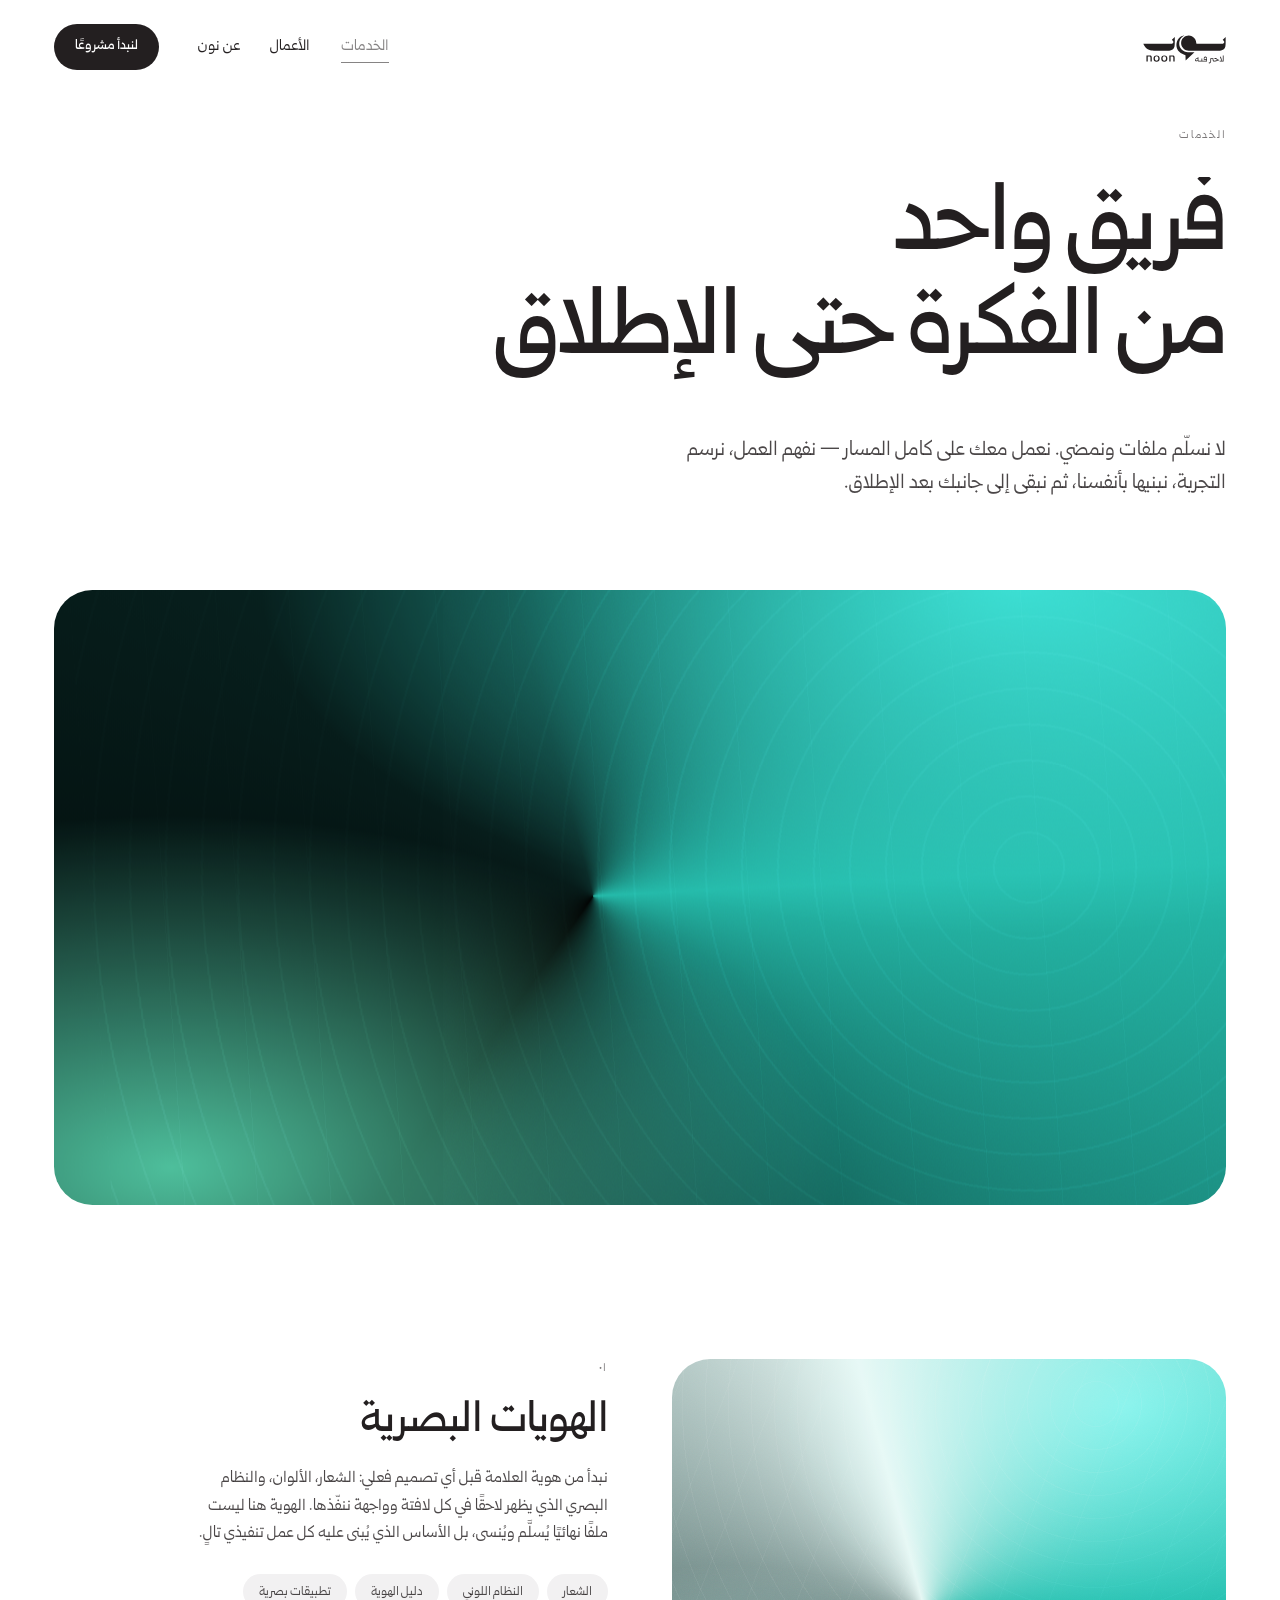
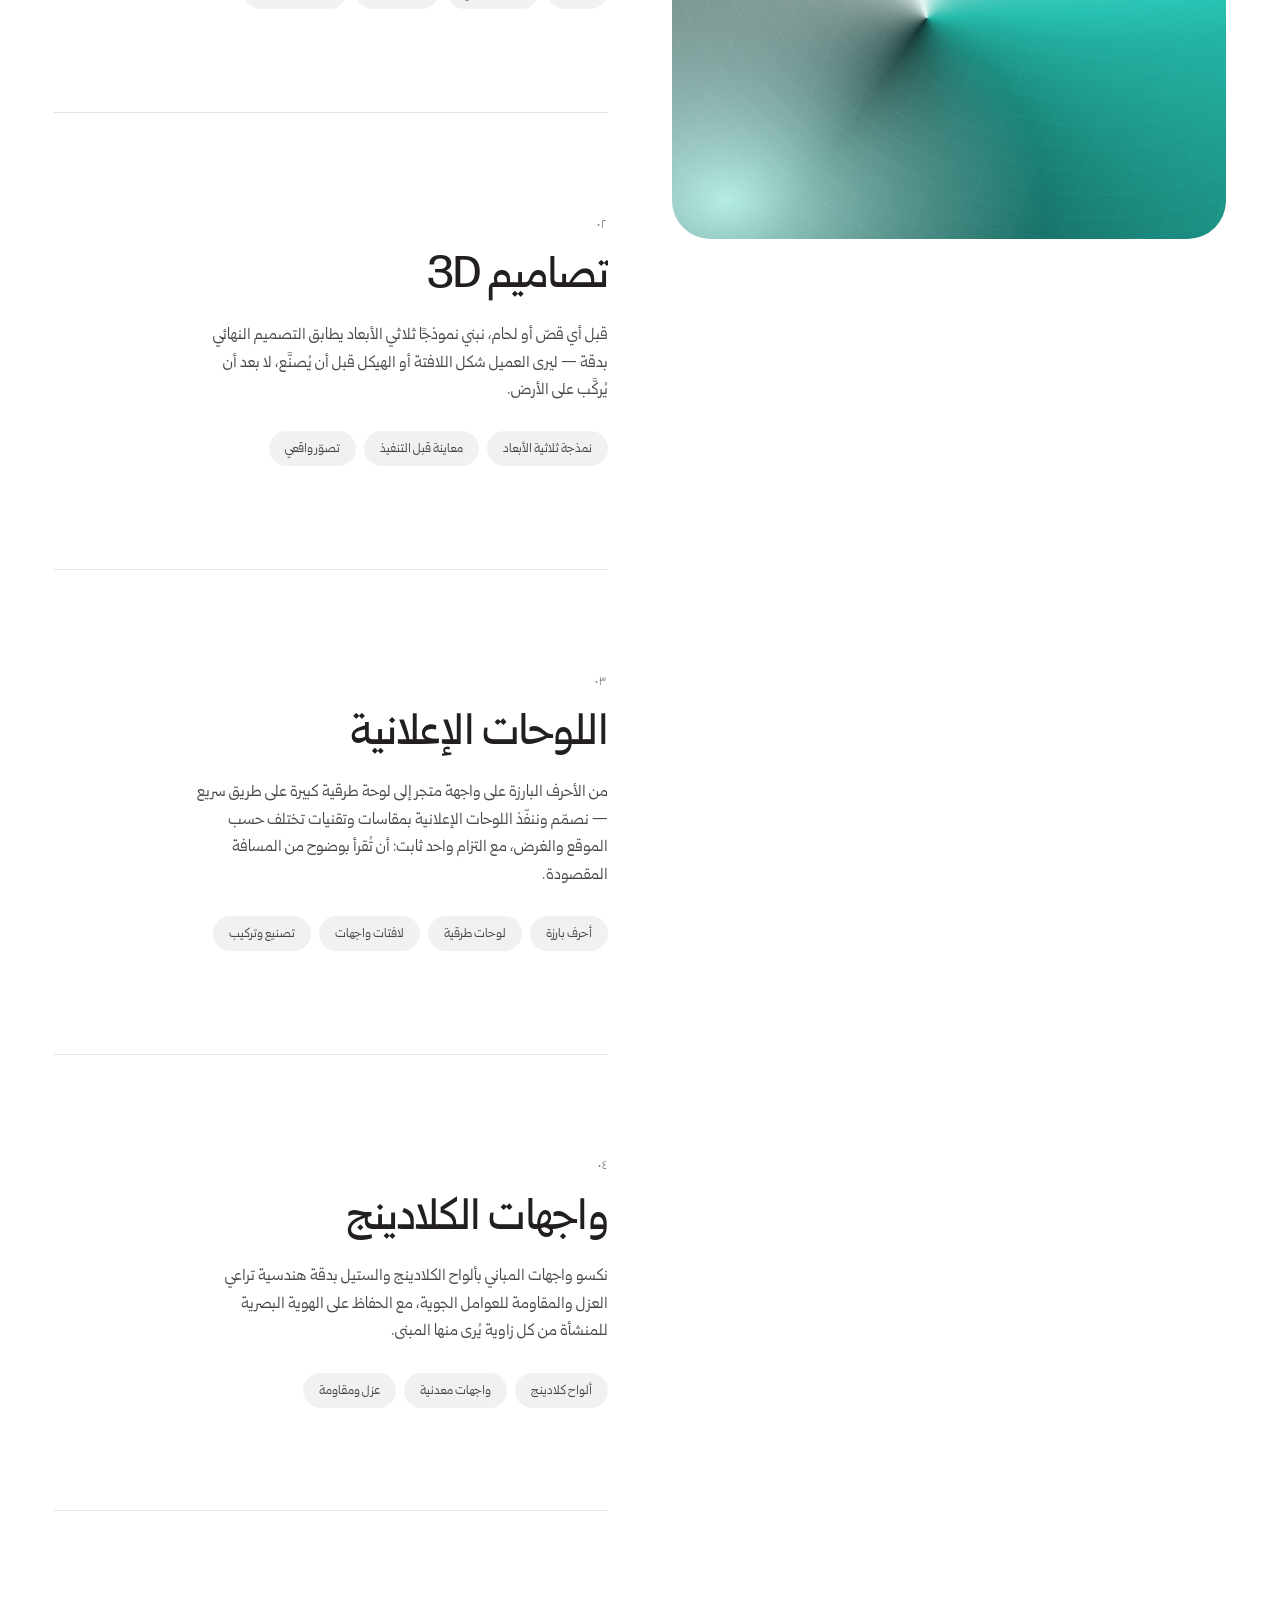
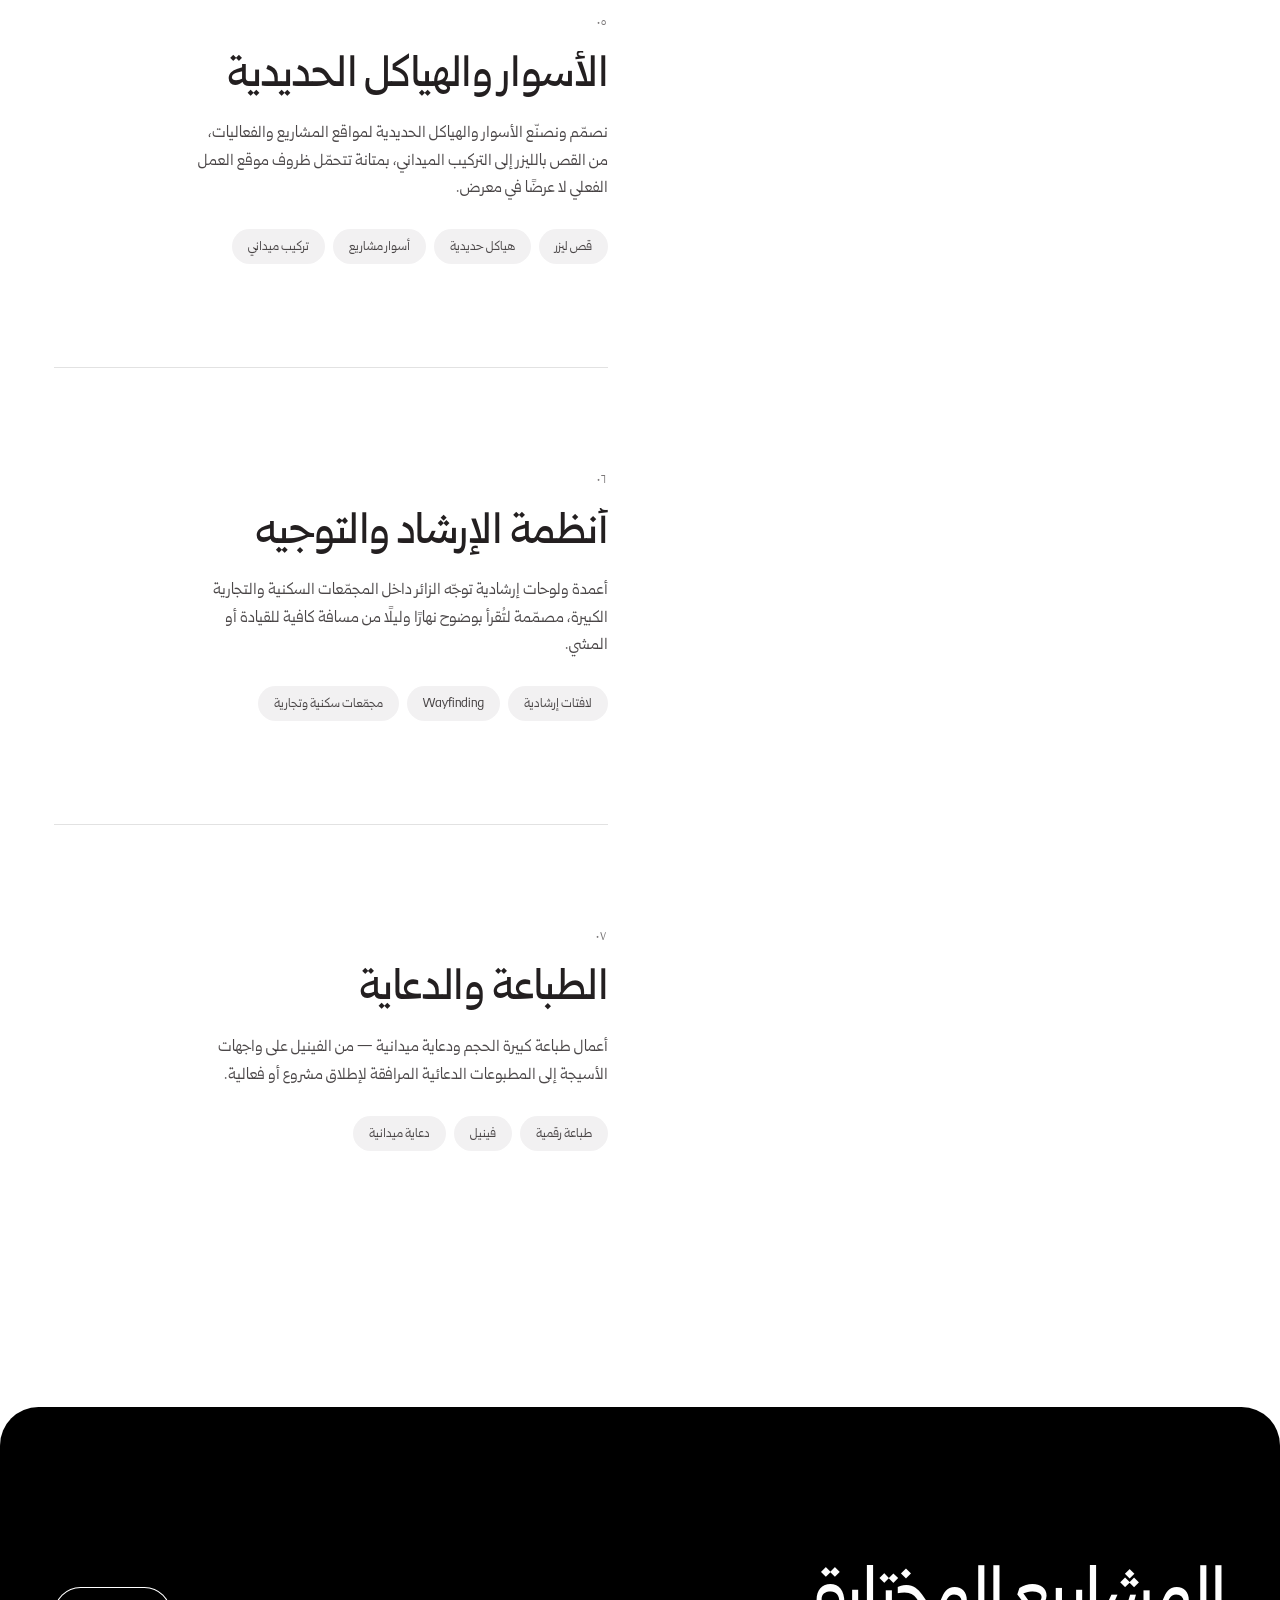
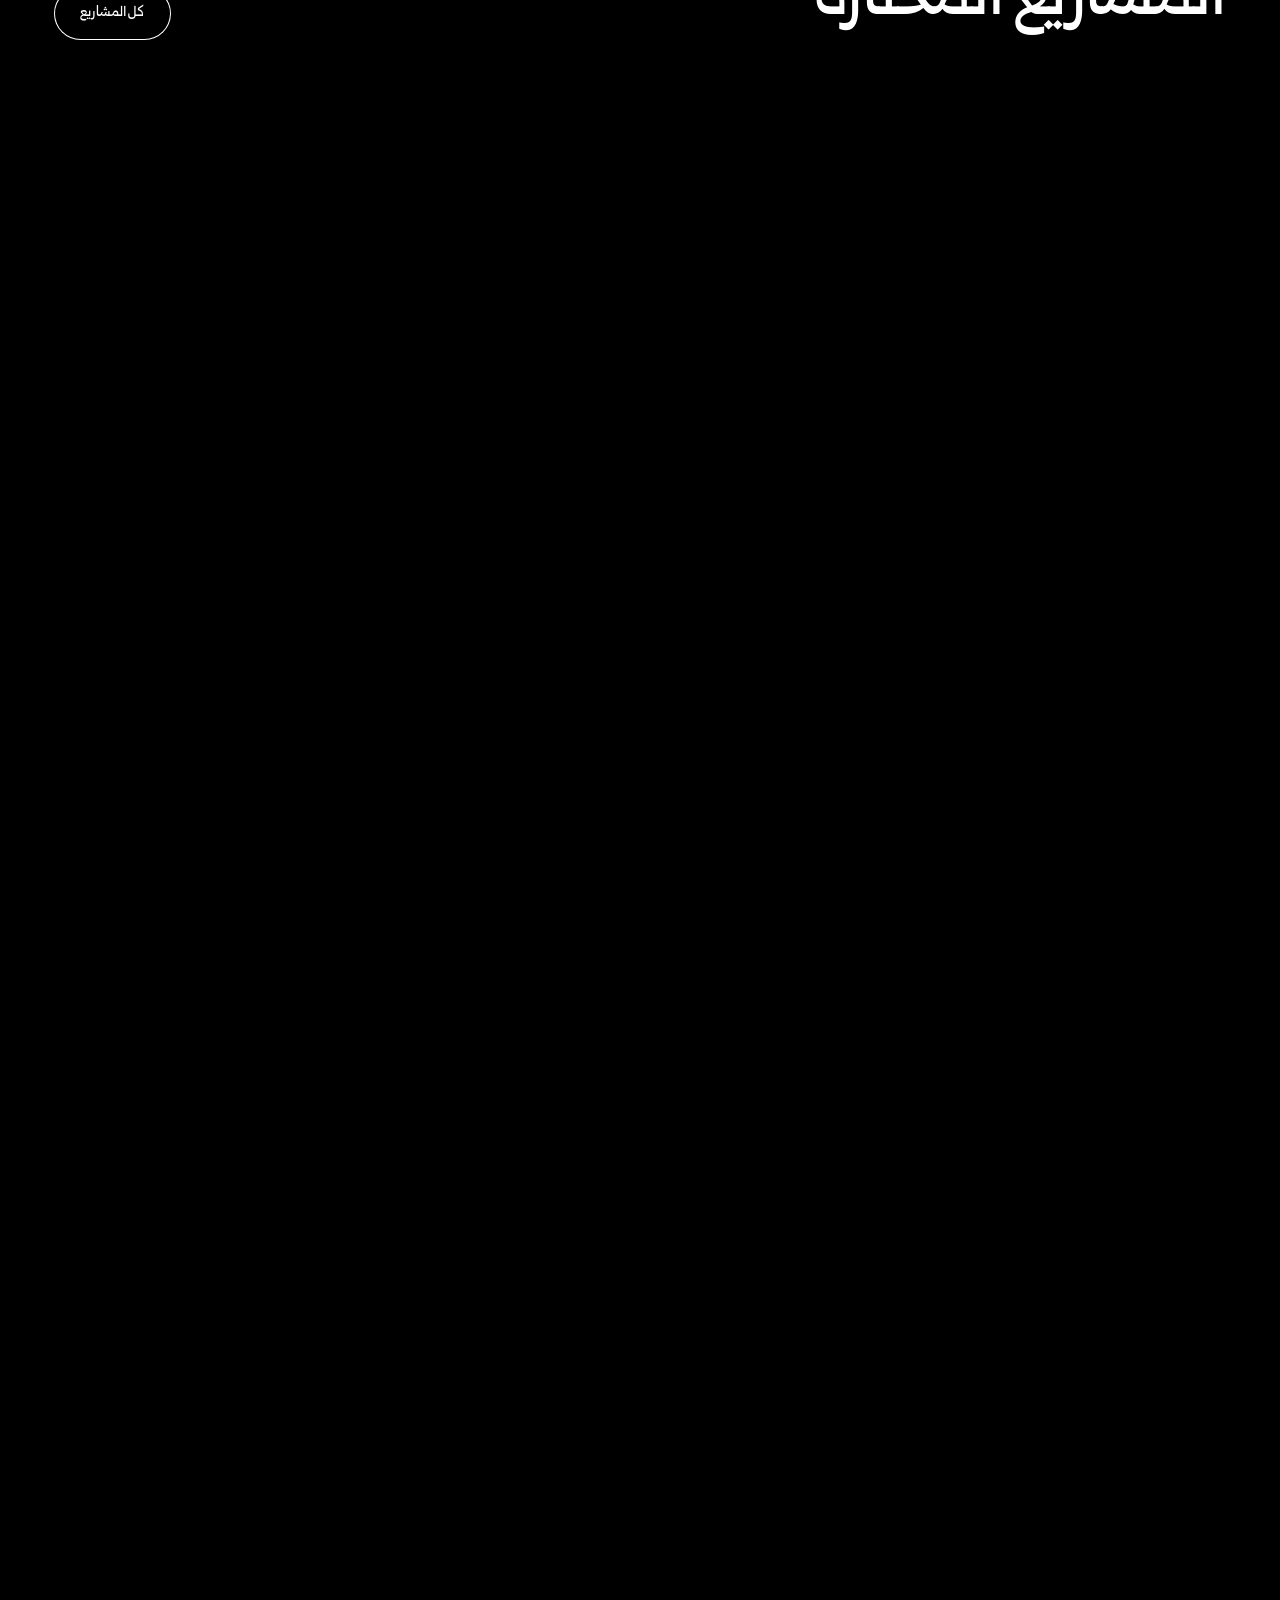
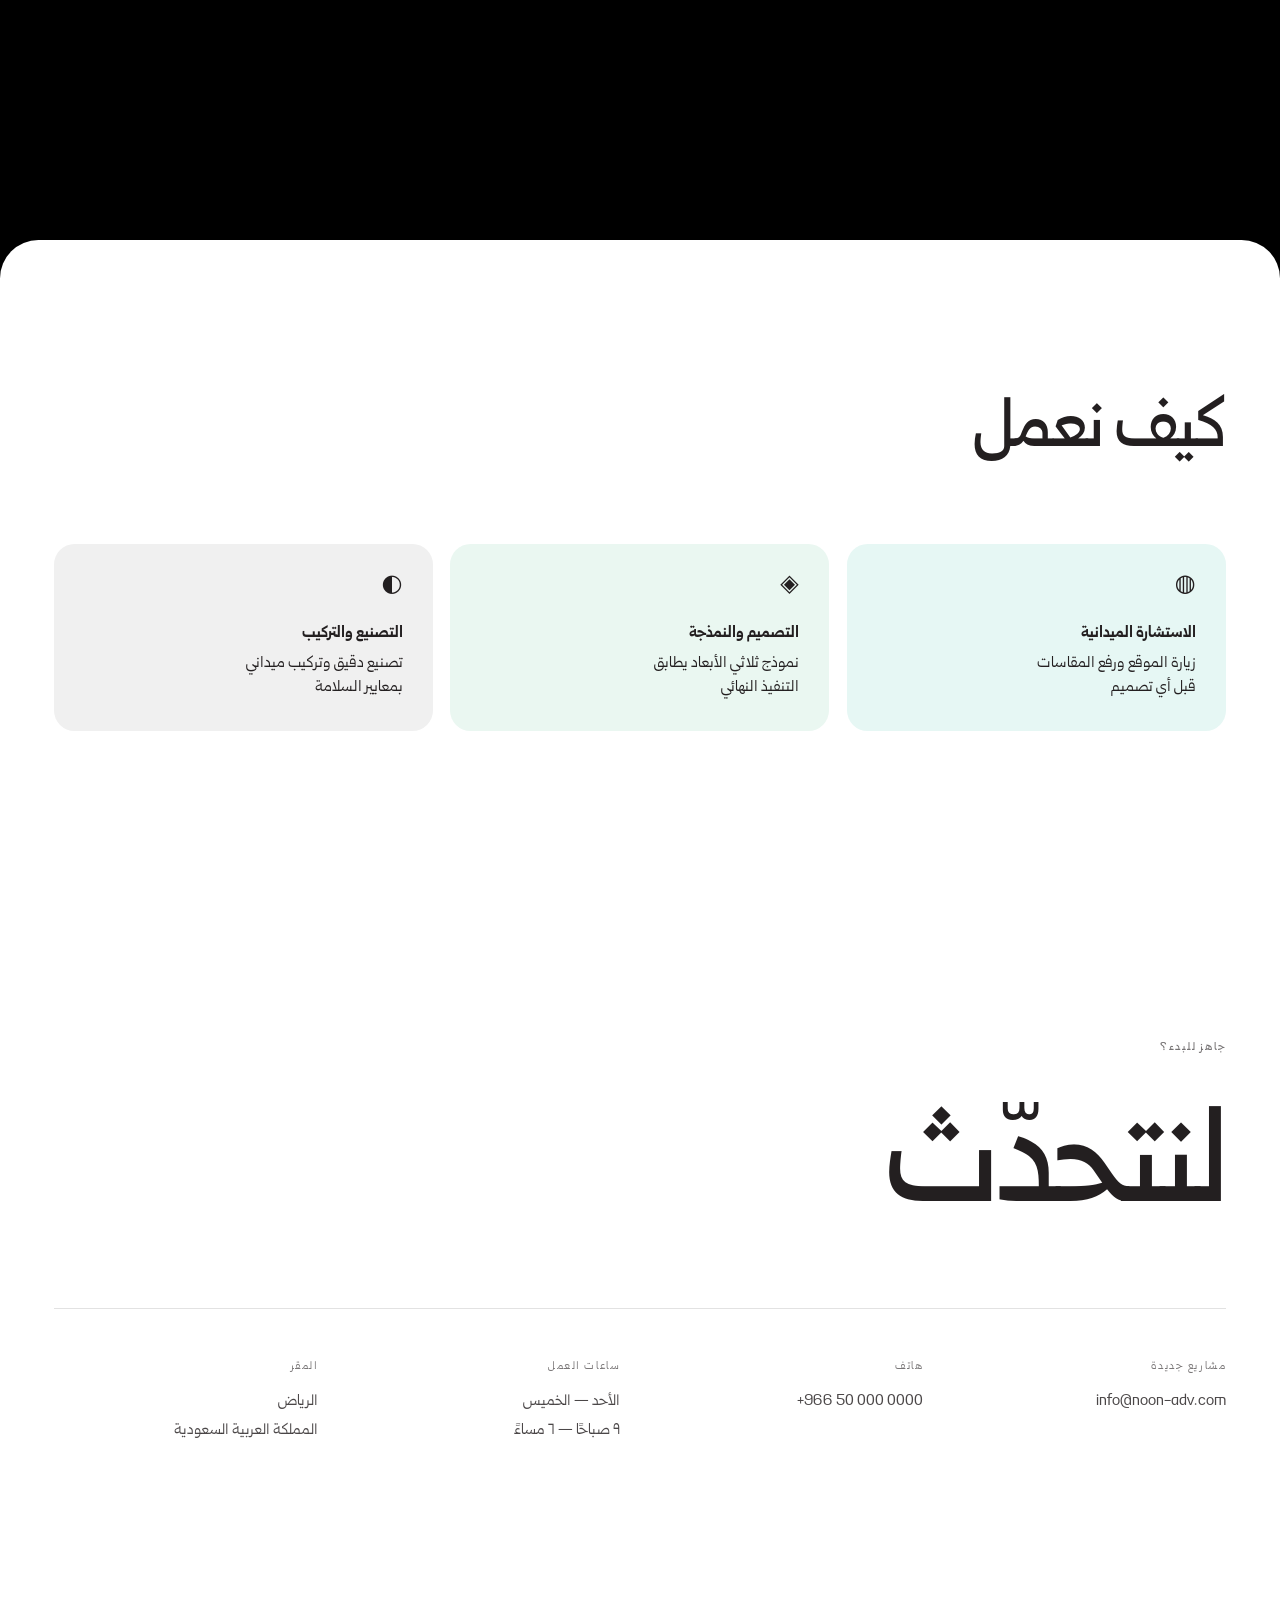
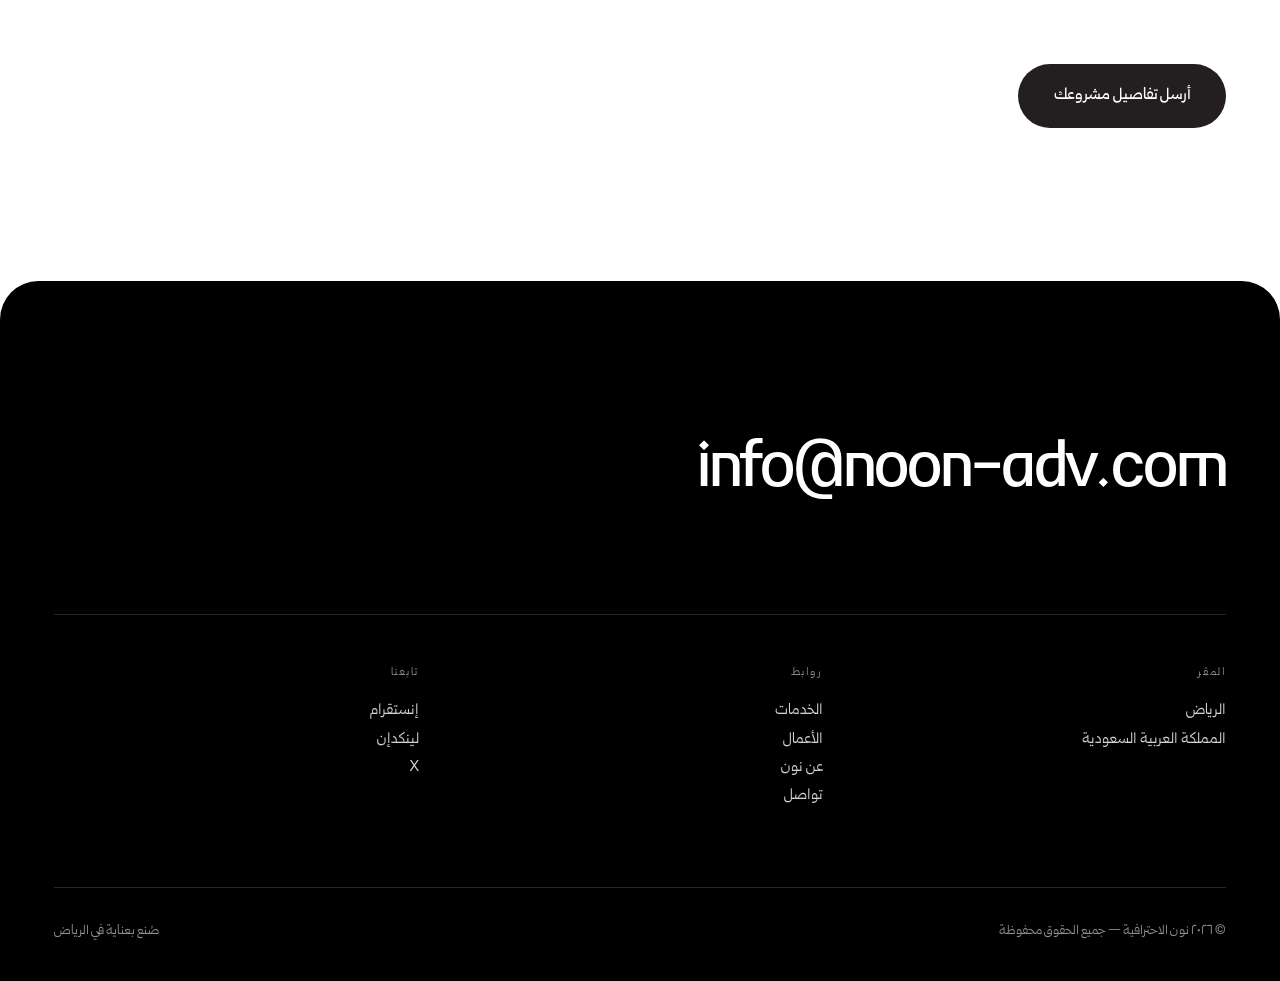
<file: services.html>
<!DOCTYPE html>
<html lang="ar" dir="rtl">
<head>
<meta charset="utf-8">
<meta name="viewport" content="width=device-width, initial-scale=1, viewport-fit=cover">
<meta http-equiv="Content-Security-Policy" content="default-src 'self'; script-src 'self'; style-src 'self' 'unsafe-inline'; img-src 'self' data:; font-src 'self'; media-src 'self'; connect-src 'self'; frame-ancestors 'none'; base-uri 'self'; form-action 'self'; object-src 'none'">
<title>الخدمات — نون الاحترافية</title>
<meta name="description" content="الهويات البصرية، تصاميم 3D، اللوحات الإعلانية، واجهات الكلادينج، الأسوار والهياكل الحديدية، أنظمة الإرشاد والتوجيه، والطباعة والدعاية.">
<meta name="theme-color" content="#ffffff">
<link rel="preload" href="assets/fonts/itfGhroobArabic-Regular.otf" as="font" type="font/otf" crossorigin>
<link rel="preload" href="assets/fonts/itfGhroobArabic-Medium.otf" as="font" type="font/otf" crossorigin>
<link rel="canonical" href="https://mohanad19991212.github.io/madar-studio/services.html">
<meta property="og:type" content="website">
<meta property="og:site_name" content="نون الاحترافية">
<meta property="og:locale" content="ar_SA">
<meta property="og:url" content="https://mohanad19991212.github.io/madar-studio/services.html">
<meta property="og:title" content="الخدمات — نون الاحترافية">
<meta property="og:description" content="الهويات البصرية، تصاميم 3D، اللوحات الإعلانية، واجهات الكلادينج، الأسوار والهياكل الحديدية، أنظمة الإرشاد والتوجيه، والطباعة والدعاية.">
<meta property="og:image" content="https://mohanad19991212.github.io/madar-studio/assets/work/04.jpg">
<meta property="og:image:width" content="1200">
<meta property="og:image:height" content="1190">
<meta property="og:image:alt" content="من أعمال نون الاحترافية">
<meta name="twitter:card" content="summary_large_image">
<meta name="twitter:title" content="الخدمات — نون الاحترافية">
<meta name="twitter:description" content="الهويات البصرية، تصاميم 3D، اللوحات الإعلانية، واجهات الكلادينج، الأسوار والهياكل الحديدية، أنظمة الإرشاد والتوجيه، والطباعة والدعاية.">
<meta name="twitter:image" content="https://mohanad19991212.github.io/madar-studio/assets/work/04.jpg"><link rel="stylesheet" href="css/style.css">
<script src="js/transit-guard.js"></script>
</head>
<body class="md-page" data-page="services">

<a class="md-skip" href="#main">تخطَّ إلى المحتوى</a>

<div class="md-curtain" aria-hidden="true"><span class="md-curtain__panel"></span></div>

<div class="md-loader" aria-hidden="true">
  <div class="md-loader__inner">
    <div class="md-loader__mark"><span class="md-logo__lockup"></span></div>
    <div class="md-loader__bar"><i></i></div>
    <div class="md-loader__num"><span data-loader-num>0</span><em>٪</em></div>
  </div>
</div>

<div class="md-cursor" aria-hidden="true">
  <div class="md-cursor__inner">
    <span class="md-cursor__dot"></span>
    <span class="md-cursor__ring"></span>
    <span class="md-cursor__label"></span>
    <span class="md-cursor__media"><i class="md-cursor__media-box"></i></span>
    <svg class="md-cursor__arrow" viewBox="0 0 24 24" aria-hidden="true"><path d="M9 5l7 7-7 7" fill="none" stroke="currentColor" stroke-width="2" stroke-linecap="round" stroke-linejoin="round"/></svg>
  </div>
</div>

<header class="md-head">
  <div class="md-head__row">
    <a href="index.html" class="md-logo" data-cursor="pointer" aria-label="نون الاحترافية — الصفحة الرئيسية">
      <span class="md-logo__mark" aria-hidden="true"></span>
    </a>
    <nav class="md-nav" aria-label="التنقل الرئيسي">
      <a href="services.html" data-cursor="pointer"><span data-link-swap>الخدمات</span></a>
      <a href="work.html" data-cursor="pointer"><span data-link-swap>الأعمال</span></a>
      <a href="about.html" data-cursor="pointer"><span data-link-swap>عن نون</span></a>
    </nav>
    <a href="contact.html" class="md-btn md-btn--sm md-head__cta" data-magnetic data-cursor="hidden"><span>لنبدأ مشروعًا</span></a>
    <button class="md-burger" type="button" aria-label="فتح القائمة" aria-expanded="false" data-cursor="hidden" data-magnetic><i></i><i></i></button>
  </div>
</header>

<div class="md-menu" aria-hidden="true">
  <div class="md-menu__bg"></div>
  <div class="md-menu__body">
    <nav class="md-menu__nav">
      <a href="index.html" data-cursor="pointer"><span class="md-menu__idx">01</span><span class="md-menu__txt" data-link-swap>الرئيسية</span></a>
      <a href="services.html" data-cursor="pointer"><span class="md-menu__idx">02</span><span class="md-menu__txt" data-link-swap>الخدمات</span></a>
      <a href="work.html" data-cursor="pointer"><span class="md-menu__idx">03</span><span class="md-menu__txt" data-link-swap>الأعمال</span></a>
      <a href="about.html" data-cursor="pointer"><span class="md-menu__idx">04</span><span class="md-menu__txt" data-link-swap>عن نون</span></a>
      <a href="contact.html" data-cursor="pointer"><span class="md-menu__idx">05</span><span class="md-menu__txt" data-link-swap>تواصل معنا</span></a>
    </nav>
    <div class="md-menu__aside">
      <div class="md-menu__col">
        <span class="md-menu__cap">تواصل</span>
        <a href="mailto:info@noon-adv.com" data-cursor="pointer">info@noon-adv.com</a>
        <a href="tel:+966570701018" data-cursor="pointer">‎+966 57 070 1018</a>
      </div>
      <div class="md-menu__col">
        <span class="md-menu__cap">تابعنا</span>
        <a href="https://www.instagram.com/noonadv000/" target="_blank" rel="noopener" data-cursor="pointer">إنستقرام</a>
        <a href="https://www.linkedin.com/company/noon-professionals/" target="_blank" rel="noopener" data-cursor="pointer">لينكدإن</a>
        <a href="https://x.com/noonadv12" target="_blank" rel="noopener" data-cursor="pointer">X</a>
      </div>
    </div>
  </div>
</div>

<div class="md-scroll" data-scroll-root>
<div class="md-scroll__inner" data-scroll-inner>

<main id="main" tabindex="-1" class="md-main">

  <section class="md-phead">
    <div class="md-wrap">
      <span class="md-phead__cap" data-anim="fade">الخدمات</span>
      <h1 class="md-phead__title" data-anim="lines">فريق واحد<br>من الفكرة حتى الإطلاق</h1>
      <p class="md-phead__lead" data-anim="lines" data-anim-delay="0.18">
        لا نسلّم ملفات ونمضي. نعمل معك على كامل المسار — نفهم العمل، نرسم التجربة، نبنيها بأنفسنا، ثم نبقى إلى جانبك بعد الإطلاق.
      </p>
    </div>
  </section>

  <section class="md-preview" data-anim="frame">
    <div class="md-preview__box">
      <div class="md-poster md-poster--reel" data-parallax="-8" style="--c1:#0a2b28;--c2:#24baa9;--c3:#4dbd99;--c4:#000000"></div>
    </div>
  </section>

  <section class="md-feature" data-feature>
    <div class="md-wrap md-feature__grid">
      <div class="md-feature__stage">
        <div class="md-feature__stack">
          <div class="md-poster md-feature__art is-active" data-feature-art="0" style="--c1:#e6f7f4;--c2:#24baa9;--c3:#a8e6dc;--c4:#0a2b28"></div>
          <div class="md-poster md-feature__art" data-feature-art="1" style="--c1:#eaf7f1;--c2:#4dbd99;--c3:#b6e6d3;--c4:#0d2a22"></div>
          <div class="md-poster md-feature__art" data-feature-art="2" style="--c1:#f0f0f0;--c2:#404041;--c3:#c9c9ca;--c4:#231f20"></div>
          <div class="md-poster md-feature__art" data-feature-art="3" style="--c1:#e9f6f6;--c2:#24baa9;--c3:#bfe8e4;--c4:#12211f"></div>
          <div class="md-poster md-feature__art" data-feature-art="4" style="--c1:#edf7f3;--c2:#4dbd99;--c3:#a9dfc9;--c4:#0a2b28"></div>
          <div class="md-poster md-feature__art" data-feature-art="5" style="--c1:#f2f7f6;--c2:#24baa9;--c3:#cfe9e5;--c4:#231f20"></div>
          <div class="md-poster md-feature__art" data-feature-art="6" style="--c1:#e7f5f2;--c2:#4dbd99;--c3:#b3ded2;--c4:#0d2420"></div>
        </div>
      </div>

      <ol class="md-feature__list">
        <li class="md-feature__item" data-feature-item="0">
          <span class="md-feature__no">٠١</span>
          <h2 class="md-feature__title" data-anim="lines">الهويات البصرية</h2>
          <p class="md-feature__text" data-anim="fade">نبدأ من هوية العلامة قبل أي تصميم فعلي: الشعار، الألوان، والنظام البصري الذي يظهر لاحقًا في كل لافتة وواجهة ننفّذها. الهوية هنا ليست ملفًا نهائيًا يُسلَّم ويُنسى، بل الأساس الذي يُبنى عليه كل عمل تنفيذي تالٍ.</p>
          <div class="md-feature__tags" data-anim="fade"><span>الشعار</span><span>النظام اللوني</span><span>دليل الهوية</span><span>تطبيقات بصرية</span></div>
        </li>
        <li class="md-feature__item" data-feature-item="1">
          <span class="md-feature__no">٠٢</span>
          <h2 class="md-feature__title" data-anim="lines">تصاميم 3D</h2>
          <p class="md-feature__text" data-anim="fade">قبل أي قصّ أو لحام، نبني نموذجًا ثلاثي الأبعاد يطابق التصميم النهائي بدقة — ليرى العميل شكل اللافتة أو الهيكل قبل أن يُصنَّع، لا بعد أن يُركَّب على الأرض.</p>
          <div class="md-feature__tags" data-anim="fade"><span>نمذجة ثلاثية الأبعاد</span><span>معاينة قبل التنفيذ</span><span>تصوّر واقعي</span></div>
        </li>
        <li class="md-feature__item" data-feature-item="2">
          <span class="md-feature__no">٠٣</span>
          <h2 class="md-feature__title" data-anim="lines">اللوحات الإعلانية</h2>
          <p class="md-feature__text" data-anim="fade">من الأحرف البارزة على واجهة متجر إلى لوحة طرقية كبيرة على طريق سريع — نصمّم وننفّذ اللوحات الإعلانية بمقاسات وتقنيات تختلف حسب الموقع والغرض، مع التزام واحد ثابت: أن تُقرأ بوضوح من المسافة المقصودة.</p>
          <div class="md-feature__tags" data-anim="fade"><span>أحرف بارزة</span><span>لوحات طرقية</span><span>لافتات واجهات</span><span>تصنيع وتركيب</span></div>
        </li>
        <li class="md-feature__item" data-feature-item="3">
          <span class="md-feature__no">٠٤</span>
          <h2 class="md-feature__title" data-anim="lines">واجهات الكلادينج</h2>
          <p class="md-feature__text" data-anim="fade">نكسو واجهات المباني بألواح الكلادينج والستيل بدقة هندسية تراعي العزل والمقاومة للعوامل الجوية، مع الحفاظ على الهوية البصرية للمنشأة من كل زاوية يُرى منها المبنى.</p>
          <div class="md-feature__tags" data-anim="fade"><span>ألواح كلادينج</span><span>واجهات معدنية</span><span>عزل ومقاومة</span></div>
        </li>
        <li class="md-feature__item" data-feature-item="4">
          <span class="md-feature__no">٠٥</span>
          <h2 class="md-feature__title" data-anim="lines">الأسوار والهياكل الحديدية</h2>
          <p class="md-feature__text" data-anim="fade">نصمّم ونصنّع الأسوار والهياكل الحديدية لمواقع المشاريع والفعاليات، من القص بالليزر إلى التركيب الميداني، بمتانة تتحمّل ظروف موقع العمل الفعلي لا عرضًا في معرض.</p>
          <div class="md-feature__tags" data-anim="fade"><span>قص ليزر</span><span>هياكل حديدية</span><span>أسوار مشاريع</span><span>تركيب ميداني</span></div>
        </li>
        <li class="md-feature__item" data-feature-item="5">
          <span class="md-feature__no">٠٦</span>
          <h2 class="md-feature__title" data-anim="lines">أنظمة الإرشاد والتوجيه</h2>
          <p class="md-feature__text" data-anim="fade">أعمدة ولوحات إرشادية توجّه الزائر داخل المجمّعات السكنية والتجارية الكبيرة، مصمّمة لتُقرأ بوضوح نهارًا وليلًا من مسافة كافية للقيادة أو المشي.</p>
          <div class="md-feature__tags" data-anim="fade"><span>لافتات إرشادية</span><span>Wayfinding</span><span>مجمّعات سكنية وتجارية</span></div>
        </li>
        <li class="md-feature__item" data-feature-item="6">
          <span class="md-feature__no">٠٧</span>
          <h2 class="md-feature__title" data-anim="lines">الطباعة والدعاية</h2>
          <p class="md-feature__text" data-anim="fade">أعمال طباعة كبيرة الحجم ودعاية ميدانية — من الفينيل على واجهات الأسيجة إلى المطبوعات الدعائية المرافقة لإطلاق مشروع أو فعالية.</p>
          <div class="md-feature__tags" data-anim="fade"><span>طباعة رقمية</span><span>فينيل</span><span>دعاية ميدانية</span></div>
        </li>
      </ol>
    </div>
  </section>

  <section class="md-works md-inverse" data-inverse>
    <div class="md-wrap">
      <div class="md-sechead">
        <h2 class="md-sechead__title" data-anim="lines">المشاريع المختارة</h2>
        <a href="work.html" class="md-btn md-btn--ghost" data-magnetic data-cursor="hidden"><span>كل المشاريع</span></a>
      </div>
      <!-- تُملأ تلقائيًا من js/projects-data.js — لا تُعدَّل هنا -->
      <div class="md-worklist" data-worklist data-projects-home></div>
    </div>
  </section>

  <section class="md-why">
    <div class="md-wrap">
      <div class="md-sechead">
        <h2 class="md-sechead__title" data-anim="lines">كيف نعمل</h2>
      </div>
      <div class="md-pills" style="margin-block-start:clamp(2.5rem,6vw,4.5rem)">
        <div class="md-pill" data-anim="fade" style="--c1:#e6f7f4">
          <span class="md-pill__ico">◍</span>
          <div><p class="md-pill__title">الاستشارة الميدانية</p><p>زيارة الموقع ورفع المقاسات قبل أي تصميم</p></div>
        </div>
        <div class="md-pill" data-anim="fade" data-anim-delay="0.06" style="--c1:#eaf7f1">
          <span class="md-pill__ico">◈</span>
          <div><p class="md-pill__title">التصميم والنمذجة</p><p>نموذج ثلاثي الأبعاد يطابق التنفيذ النهائي</p></div>
        </div>
        <div class="md-pill" data-anim="fade" data-anim-delay="0.12" style="--c1:#f0f0f0">
          <span class="md-pill__ico">◐</span>
          <div><p class="md-pill__title">التصنيع والتركيب</p><p>تصنيع دقيق وتركيب ميداني بمعايير السلامة</p></div>
        </div>
      </div>
    </div>
  </section>

  <!-- بيانات التواصل حاضرة هنا مباشرة — لا انتقال إلى صفحة أخرى -->
  <section class="md-outro">
    <div class="md-wrap">
      <span class="md-eyebrow" data-anim="fade">جاهز للبدء؟</span>
      <h2 class="md-outro__word" data-anim="lines" style="margin-block-end:clamp(2.5rem,5vw,4rem)">لنتحدّث</h2>

      <div class="md-contact__grid">
        <div class="md-contact__col" data-anim="fade">
          <span>مشاريع جديدة</span>
          <a href="mailto:info@noon-adv.com" data-cursor="pointer" dir="ltr">info@noon-adv.com</a>
        </div>
        <div class="md-contact__col" data-anim="fade" data-anim-delay="0.06">
          <span>هاتف</span>
          <a href="tel:+966570701018" data-cursor="pointer" dir="ltr">+966 50 000 0000</a>
        </div>
        <div class="md-contact__col" data-anim="fade" data-anim-delay="0.12">
          <span>ساعات العمل</span>
          <p>الأحد — الخميس<br>٩ صباحًا — ٦ مساءً</p>
        </div>
        <div class="md-contact__col" data-anim="fade" data-anim-delay="0.18">
          <span>المقر</span>
          <p>الرياض<br>المملكة العربية السعودية</p>
        </div>
      </div>

      <div style="margin-block-start:clamp(2.5rem,5vw,4rem)">
        <a href="contact.html" class="md-btn md-btn--lg" data-magnetic data-cursor="hidden"><span>أرسل تفاصيل مشروعك</span></a>
      </div>
    </div>
  </section>

</main>

<footer class="md-foot">
  <div class="md-wrap">
    <a href="mailto:info@noon-adv.com" class="md-foot__mail" data-cursor="text" data-cursor-label="راسلنا">info@noon-adv.com</a>
    <div class="md-foot__grid">
      <div class="md-foot__col"><span class="md-foot__cap">المقر</span><p>الرياض<br>المملكة العربية السعودية</p></div>
      <div class="md-foot__col"><span class="md-foot__cap">روابط</span><nav>
        <a href="services.html" data-cursor="pointer">الخدمات</a>
        <a href="work.html" data-cursor="pointer">الأعمال</a>
        <a href="about.html" data-cursor="pointer">عن نون</a>
        <a href="contact.html" data-cursor="pointer">تواصل</a>
      </nav></div>
      <div class="md-foot__col"><span class="md-foot__cap">تابعنا</span><nav>
        <a href="https://www.instagram.com/noonadv000/" target="_blank" rel="noopener" data-cursor="pointer">إنستقرام</a>
        <a href="https://www.linkedin.com/company/noon-professionals/" target="_blank" rel="noopener" data-cursor="pointer">لينكدإن</a>
        <a href="https://x.com/noonadv12" target="_blank" rel="noopener" data-cursor="pointer">X</a>
      </nav></div>
    </div>
    <div class="md-foot__bar">
      <span>© ٢٠٢٦ نون الاحترافية — جميع الحقوق محفوظة</span>
      <span>صُنع بعناية في الرياض</span>
    </div>
  </div>
</footer>

</div>
</div>

<div class="md-progress" aria-hidden="true"><i data-progress></i></div>
<script src="js/projects-data.js"></script>
<script src="js/app.js"></script>
</body>
</html>
</file>
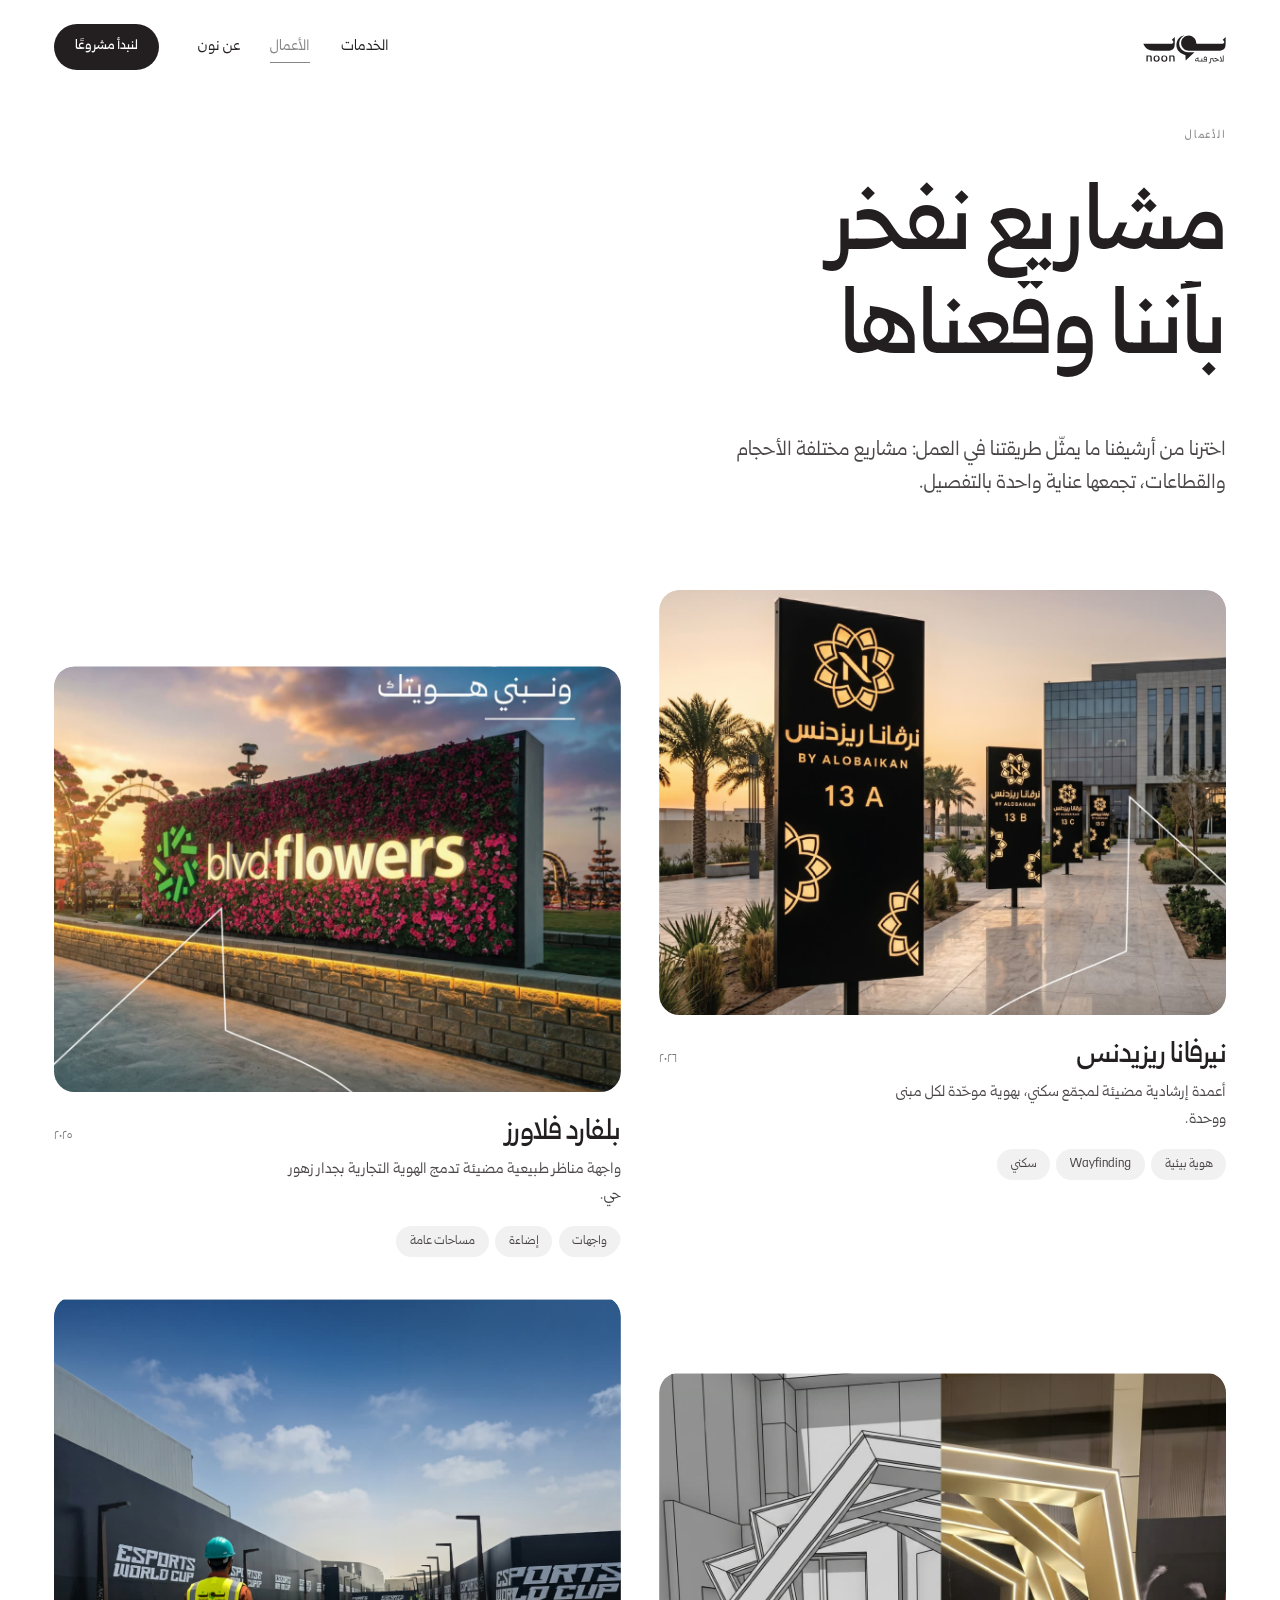
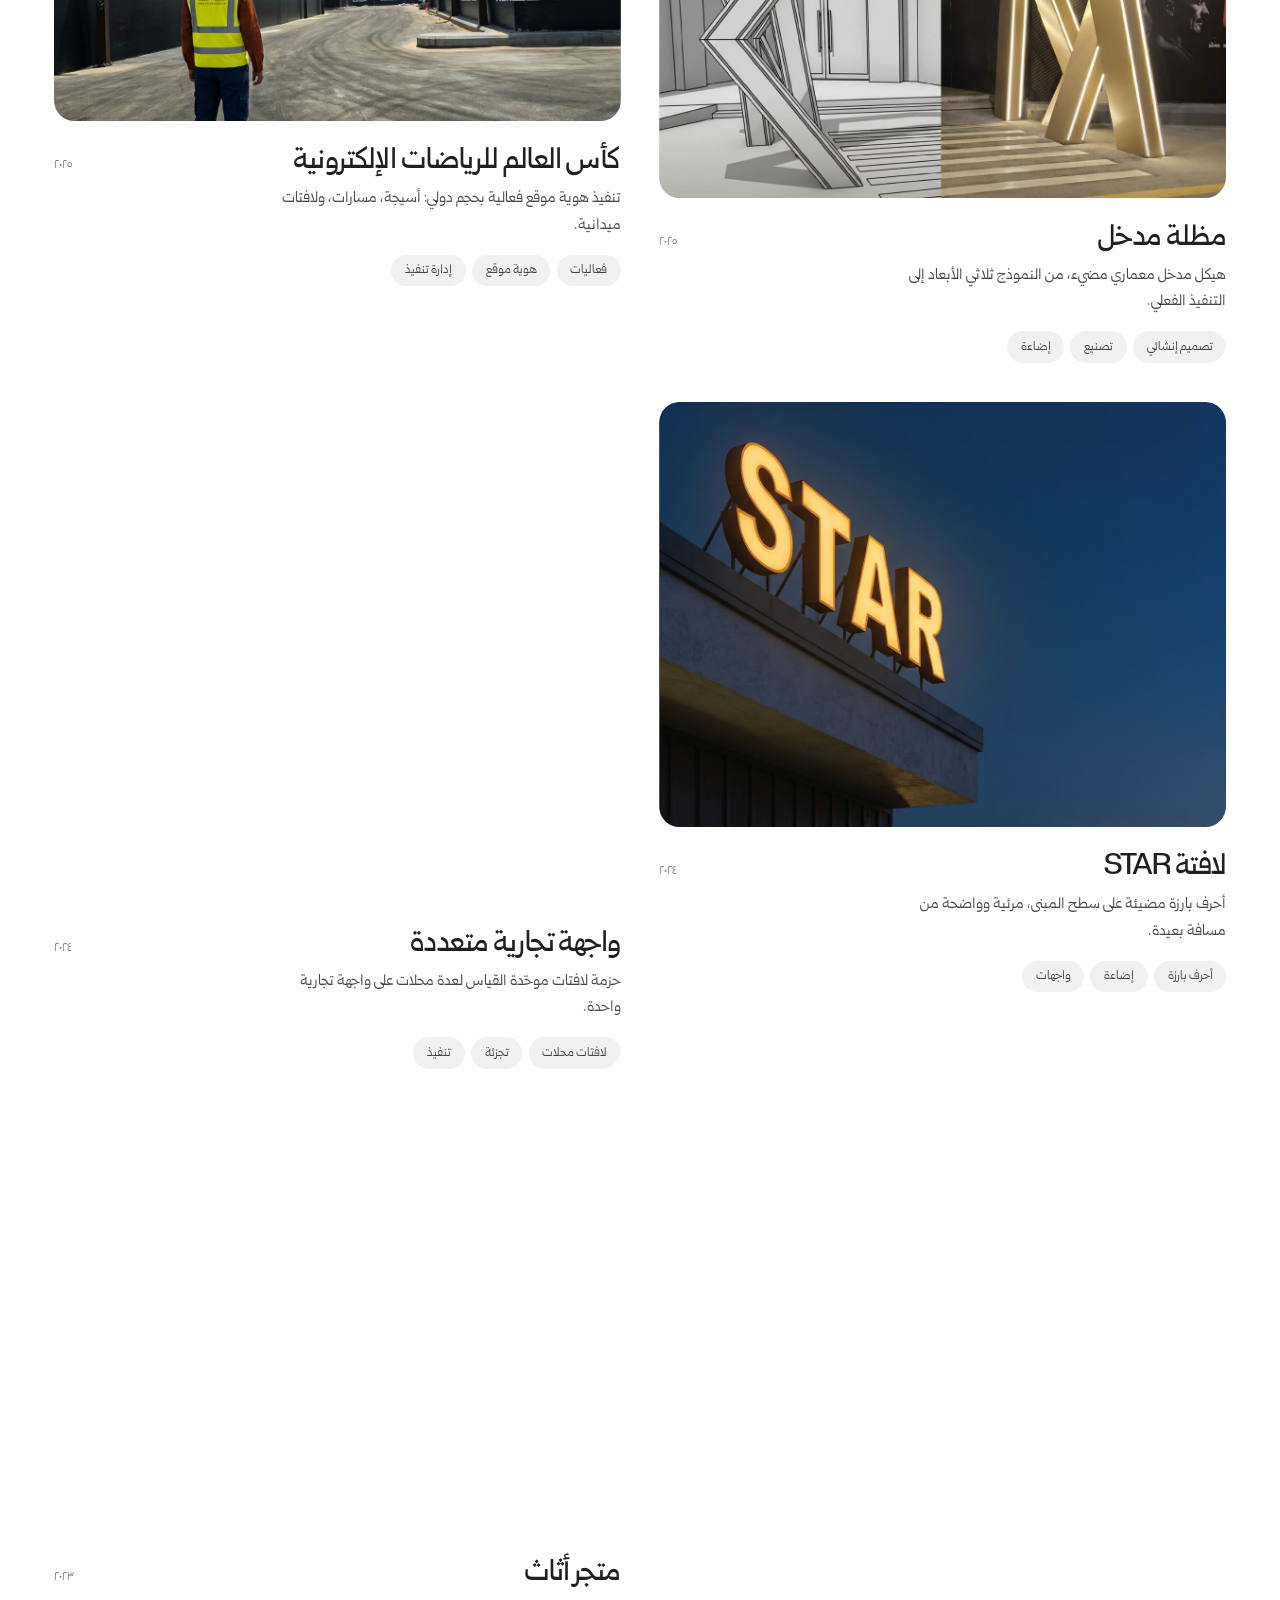
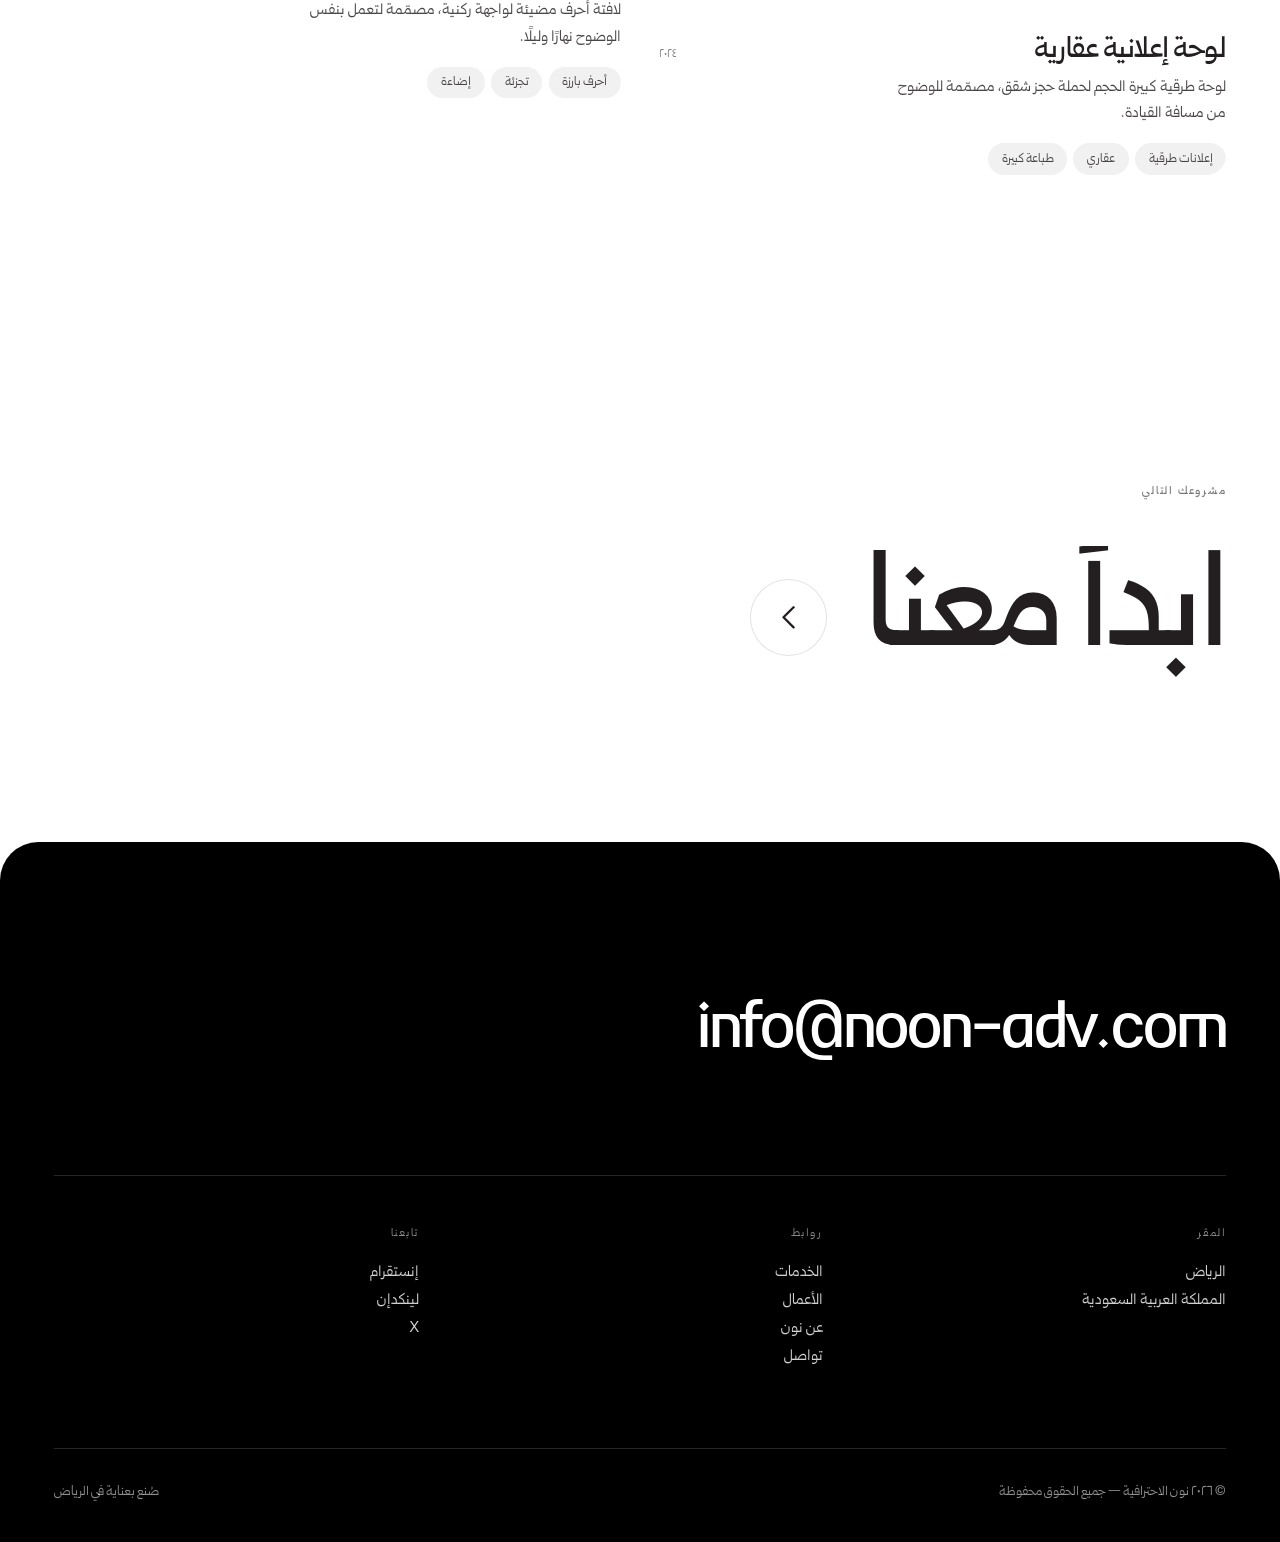
<file: work.html>
<!DOCTYPE html>
<html lang="ar" dir="rtl">
<head>
<meta charset="utf-8">
<meta name="viewport" content="width=device-width, initial-scale=1, viewport-fit=cover">
<meta http-equiv="Content-Security-Policy" content="default-src 'self'; script-src 'self'; style-src 'self' 'unsafe-inline'; img-src 'self' data:; font-src 'self'; media-src 'self'; connect-src 'self'; frame-ancestors 'none'; base-uri 'self'; form-action 'self'; object-src 'none'">
<title>الأعمال — نون الاحترافية</title>
<meta name="description" content="مشاريع مختارة في تصميم المنتجات الرقمية والهويات والمواقع التفاعلية.">
<meta name="theme-color" content="#ffffff">
<link rel="preload" href="assets/fonts/itfGhroobArabic-Regular.otf" as="font" type="font/otf" crossorigin>
<link rel="preload" href="assets/fonts/itfGhroobArabic-Medium.otf" as="font" type="font/otf" crossorigin>
<link rel="canonical" href="https://mohanad19991212.github.io/madar-studio/work.html">
<meta property="og:type" content="website">
<meta property="og:site_name" content="نون الاحترافية">
<meta property="og:locale" content="ar_SA">
<meta property="og:url" content="https://mohanad19991212.github.io/madar-studio/work.html">
<meta property="og:title" content="الأعمال — نون الاحترافية">
<meta property="og:description" content="مشاريع منفّذة في اللافتات المضيئة والواجهات وأنظمة الإرشاد وهوية مواقع الفعاليات.">
<meta property="og:image" content="https://mohanad19991212.github.io/madar-studio/assets/work/04.jpg">
<meta property="og:image:width" content="1200">
<meta property="og:image:height" content="1190">
<meta property="og:image:alt" content="من أعمال نون الاحترافية">
<meta name="twitter:card" content="summary_large_image">
<meta name="twitter:title" content="الأعمال — نون الاحترافية">
<meta name="twitter:description" content="مشاريع منفّذة في اللافتات المضيئة والواجهات وأنظمة الإرشاد وهوية مواقع الفعاليات.">
<meta name="twitter:image" content="https://mohanad19991212.github.io/madar-studio/assets/work/04.jpg"><link rel="stylesheet" href="css/style.css">
<script src="js/transit-guard.js"></script>
</head>
<body class="md-page" data-page="work">

<a class="md-skip" href="#main">تخطَّ إلى المحتوى</a>

<div class="md-curtain" aria-hidden="true"><span class="md-curtain__panel"></span></div>

<div class="md-loader" aria-hidden="true">
  <div class="md-loader__inner">
    <div class="md-loader__mark"><span class="md-logo__lockup"></span></div>
    <div class="md-loader__bar"><i></i></div>
    <div class="md-loader__num"><span data-loader-num>0</span><em>٪</em></div>
  </div>
</div>

<div class="md-cursor" aria-hidden="true">
  <div class="md-cursor__inner">
    <span class="md-cursor__dot"></span>
    <span class="md-cursor__ring"></span>
    <span class="md-cursor__label"></span>
    <span class="md-cursor__media"><i class="md-cursor__media-box"></i></span>
    <svg class="md-cursor__arrow" viewBox="0 0 24 24" aria-hidden="true"><path d="M9 5l7 7-7 7" fill="none" stroke="currentColor" stroke-width="2" stroke-linecap="round" stroke-linejoin="round"/></svg>
  </div>
</div>

<header class="md-head">
  <div class="md-head__row">
    <a href="index.html" class="md-logo" data-cursor="pointer" aria-label="نون الاحترافية — الصفحة الرئيسية">
      <span class="md-logo__mark" aria-hidden="true"></span>
    </a>
    <nav class="md-nav" aria-label="التنقل الرئيسي">
      <a href="services.html" data-cursor="pointer"><span data-link-swap>الخدمات</span></a>
      <a href="work.html" data-cursor="pointer"><span data-link-swap>الأعمال</span></a>
      <a href="about.html" data-cursor="pointer"><span data-link-swap>عن نون</span></a>
    </nav>
    <a href="contact.html" class="md-btn md-btn--sm md-head__cta" data-magnetic data-cursor="hidden"><span>لنبدأ مشروعًا</span></a>
    <button class="md-burger" type="button" aria-label="فتح القائمة" aria-expanded="false" data-cursor="hidden" data-magnetic><i></i><i></i></button>
  </div>
</header>

<div class="md-menu" aria-hidden="true">
  <div class="md-menu__bg"></div>
  <div class="md-menu__body">
    <nav class="md-menu__nav">
      <a href="index.html" data-cursor="pointer"><span class="md-menu__idx">01</span><span class="md-menu__txt" data-link-swap>الرئيسية</span></a>
      <a href="services.html" data-cursor="pointer"><span class="md-menu__idx">02</span><span class="md-menu__txt" data-link-swap>الخدمات</span></a>
      <a href="work.html" data-cursor="pointer"><span class="md-menu__idx">03</span><span class="md-menu__txt" data-link-swap>الأعمال</span></a>
      <a href="about.html" data-cursor="pointer"><span class="md-menu__idx">04</span><span class="md-menu__txt" data-link-swap>عن نون</span></a>
      <a href="contact.html" data-cursor="pointer"><span class="md-menu__idx">05</span><span class="md-menu__txt" data-link-swap>تواصل معنا</span></a>
    </nav>
    <div class="md-menu__aside">
      <div class="md-menu__col">
        <span class="md-menu__cap">تواصل</span>
        <a href="mailto:info@noon-adv.com" data-cursor="pointer">info@noon-adv.com</a>
        <a href="tel:+966570701018" data-cursor="pointer">‎+966 57 070 1018</a>
      </div>
      <div class="md-menu__col">
        <span class="md-menu__cap">تابعنا</span>
        <a href="https://www.instagram.com/noonadv000/" target="_blank" rel="noopener" data-cursor="pointer">إنستقرام</a>
        <a href="https://www.linkedin.com/company/noon-professionals/" target="_blank" rel="noopener" data-cursor="pointer">لينكدإن</a>
        <a href="https://x.com/noonadv12" target="_blank" rel="noopener" data-cursor="pointer">X</a>
      </div>
    </div>
  </div>
</div>

<div class="md-scroll" data-scroll-root>
<div class="md-scroll__inner" data-scroll-inner>

<main id="main" tabindex="-1" class="md-main">

  <section class="md-phead">
    <div class="md-wrap">
      <span class="md-phead__cap" data-anim="fade">الأعمال</span>
      <h1 class="md-phead__title" data-anim="lines">مشاريع نفخر<br>بأننا وقّعناها</h1>
      <p class="md-phead__lead" data-anim="lines" data-anim-delay="0.18">
        اخترنا من أرشيفنا ما يمثّل طريقتنا في العمل: مشاريع مختلفة الأحجام والقطاعات، تجمعها عناية واحدة بالتفصيل.
      </p>
    </div>
  </section>

  <div class="md-wrap">
    <!-- تُملأ تلقائيًا من js/projects-data.js — لا تُعدَّل هنا -->
    <div class="md-grid" data-projects-grid></div>
  </div>

  <section class="md-outro">
    <div class="md-wrap">
      <span class="md-eyebrow" data-anim="fade">مشروعك التالي</span>
      <a href="contact.html" class="md-outro__link" data-cursor="text" data-cursor-label="هيا">
        <span class="md-outro__word" data-anim="lines">ابدأ معنا</span>
        <span class="md-outro__arrow" aria-hidden="true"><svg viewBox="0 0 24 24"><path d="M15 5l-7 7 7 7" fill="none" stroke="currentColor" stroke-width="1.6" stroke-linecap="round" stroke-linejoin="round"/></svg></span>
      </a>
    </div>
  </section>

</main>

<footer class="md-foot">
  <div class="md-wrap">
    <a href="mailto:info@noon-adv.com" class="md-foot__mail" data-cursor="text" data-cursor-label="راسلنا">info@noon-adv.com</a>
    <div class="md-foot__grid">
      <div class="md-foot__col"><span class="md-foot__cap">المقر</span><p>الرياض<br>المملكة العربية السعودية</p></div>
      <div class="md-foot__col"><span class="md-foot__cap">روابط</span><nav>
        <a href="services.html" data-cursor="pointer">الخدمات</a>
        <a href="work.html" data-cursor="pointer">الأعمال</a>
        <a href="about.html" data-cursor="pointer">عن نون</a>
        <a href="contact.html" data-cursor="pointer">تواصل</a>
      </nav></div>
      <div class="md-foot__col"><span class="md-foot__cap">تابعنا</span><nav>
        <a href="https://www.instagram.com/noonadv000/" target="_blank" rel="noopener" data-cursor="pointer">إنستقرام</a>
        <a href="https://www.linkedin.com/company/noon-professionals/" target="_blank" rel="noopener" data-cursor="pointer">لينكدإن</a>
        <a href="https://x.com/noonadv12" target="_blank" rel="noopener" data-cursor="pointer">X</a>
      </nav></div>
    </div>
    <div class="md-foot__bar">
      <span>© ٢٠٢٦ نون الاحترافية — جميع الحقوق محفوظة</span>
      <span>صُنع بعناية في الرياض</span>
    </div>
  </div>
</footer>

</div>
</div>

<div class="md-progress" aria-hidden="true"><i data-progress></i></div>
<script src="js/projects-data.js"></script>
<script src="js/app.js"></script>
</body>
</html>
</file>
<file: css/style.css>
/* ═══════════════════════════════════════════════════════════
   نون الاحترافية — Noon Professionals
   نظام الأنماط الكامل · RTL
   ─────────────────────────────────────────────────────────
   01 · الرموز والأساس        07 · الأعمال
   02 · الطباعة والحركات      08 · الاقتباسات
   03 · المؤشر والستار        09 · لماذا نحن
   04 · الترويسة والقائمة     10 · المدونة والأسئلة
   05 · البطل والعرض          11 · الخاتمة والتذييل
   06 · الخدمات والشريط       12 · الصفحات الداخلية + الاستجابة
   ═══════════════════════════════════════════════════════════ */

/* ─────────────────────────────────────────────
   00 · خطوط الهوية — itf Ghroob Arabic
   يغطّي العربية واللاتينية معًا حسب دليل العلامة
   ───────────────────────────────────────────── */
@font-face{
  font-family:"Ghroob";
  src:url("../assets/fonts/itfGhroobArabic-Light.otf") format("opentype");
  font-weight:300; font-style:normal; font-display:swap;
}
@font-face{
  font-family:"Ghroob";
  src:url("../assets/fonts/itfGhroobArabic-Regular.otf") format("opentype");
  font-weight:400; font-style:normal; font-display:swap;
}
@font-face{
  font-family:"Ghroob";
  src:url("../assets/fonts/itfGhroobArabic-Medium.otf") format("opentype");
  font-weight:500; font-style:normal; font-display:swap;
}
@font-face{
  font-family:"Ghroob";
  src:url("../assets/fonts/itfGhroobArabic-Bold.otf") format("opentype");
  font-weight:600 700; font-style:normal; font-display:swap;
}
@font-face{
  font-family:"Ghroob";
  src:url("../assets/fonts/itfGhroobArabic-ExtraBold.otf") format("opentype");
  font-weight:800; font-style:normal; font-display:swap;
}

/* ─────────────────────────────────────────────
   01 · الرموز والأساس
   ───────────────────────────────────────────── */
:root{
  /* ألوان العلامة الرسمية:
     أساسي  #000000 · #24baa9 · #4dbd99
     ثانوي  #231f20 · #404041                     */
  --bg:#ffffff;
  --ink:#231f20;
  /* شفافيات النصوص مضبوطة على تباين WCAG 2.2 AA (٤.٥:١ للنص العادي).
     القيم السابقة (.64/.40 و.62/.38) كانت ترسب: ٢.٤٤:١ و٣.٣٩:١ */
  --ink-70:rgba(35,31,32,.82);   /* ٩.١٣:١ */
  --ink-40:rgba(35,31,32,.62);   /* ٤.٦٣:١ */
  --ink-12:rgba(35,31,32,.13);   /* حدود زخرفية — لا يشترطها المعيار */
  --ink-06:rgba(35,31,32,.06);

  --inv-bg:#000000;
  --inv-ink:#ffffff;
  --inv-70:rgba(255,255,255,.82); /* ١٣.٧٧:١ */
  --inv-40:rgba(255,255,255,.55); /* ٦.٢٧:١ */
  --inv-12:rgba(255,255,255,.15);

  --accent:#24baa9;
  --accent-2:#4dbd99;
  --brand-grad:linear-gradient(115deg,#24baa9 0%,#4dbd99 100%);
  --muted:#404041;

  --pad:clamp(1.25rem, 4.2vw, 4.5rem);
  --sec:clamp(5.5rem, 12vw, 11.5rem);
  --r:clamp(1.4rem, 3vw, 2.75rem);
  --r-sm:clamp(.9rem, 1.6vw, 1.4rem);

  --fs-h1:clamp(2.75rem, 7.4vw, 6.6rem);
  --fs-h2:clamp(2.1rem, 5.4vw, 4.6rem);
  --fs-h3:clamp(1.2rem, 2vw, 1.65rem);
  --fs-lead:clamp(1.05rem, 1.6vw, 1.55rem);
  --fs-body:clamp(.95rem, 1.05vw, 1.075rem);
  --fs-cap:clamp(.7rem, .82vw, .8rem);

  --e:cubic-bezier(.22,1,.36,1);
  --e-io:cubic-bezier(.62,.05,.01,.99);
  --e-soft:cubic-bezier(.33,1,.68,1);

  --grain:url("data:image/svg+xml,%3Csvg xmlns='http://www.w3.org/2000/svg' width='140' height='140'%3E%3Cfilter id='n'%3E%3CfeTurbulence type='fractalNoise' baseFrequency='.85' numOctaves='3'/%3E%3C/filter%3E%3Crect width='140' height='140' filter='url(%23n)' opacity='.42'/%3E%3C/svg%3E");
}

*,*::before,*::after{box-sizing:border-box;margin:0;padding:0}

html{
  -webkit-text-size-adjust:100%;
  scroll-behavior:auto;
  overflow-x:clip;              /* clip لا يُنشئ حاوية تمرير فلا يكسر sticky */
  background:var(--bg);
}
html.is-locked{overflow:hidden;touch-action:none}

body{
  font-family:"Ghroob","Segoe UI",Tahoma,system-ui,sans-serif;
  font-size:var(--fs-body);
  font-weight:400;
  line-height:1.72;
  color:var(--ink);
  background:var(--bg);
  overflow-x:clip;
  -webkit-font-smoothing:antialiased;
  -moz-osx-font-smoothing:grayscale;
  font-feature-settings:"kern" 1;
}

img,svg,video{display:block;max-width:100%}
a{color:inherit;text-decoration:none}
button{font:inherit;color:inherit;background:none;border:0}
ol,ul{list-style:none}
::selection{background:var(--accent);color:var(--inv-bg)}

/* ── حالات التركيز ── WCAG 2.2 AA (2.4.7 و2.4.11 و2.4.13)
   الموقع يُخفي مؤشر النظام (cursor:none) ويعتمد مؤشرًا مرسومًا،
   فمستخدم لوحة المفاتيح كان بلا أي دليل بصري على موضعه.
   نستخدم :focus-visible لا :focus حتى لا تظهر الحلقة عند النقر بالفأرة. */
:focus-visible{
  outline:3px solid var(--accent);
  outline-offset:3px;
  border-radius:2px;
}
.md-inverse :focus-visible,
.md-menu :focus-visible,
.md-foot :focus-visible{outline-color:var(--accent-2)}
/* الحلقة تبقى مرئية فوق الأقسام المتداخلة والبطاقات ذات overflow:hidden */
a:focus-visible,button:focus-visible{position:relative;z-index:40}

/* رابط التخطّي — يظهر عند أول Tab فيتيح تجاوز الترويسة إلى المحتوى */
.md-skip{
  position:fixed;
  top:.75rem;
  inset-inline-start:.75rem;
  z-index:400;
  padding:.7rem 1.15rem;
  background:var(--ink);
  color:var(--bg);
  border-radius:var(--r-sm);
  font-size:.9rem;
  font-weight:500;
  transform:translateY(-160%);
  transition:transform .25s var(--e);
}
.md-skip:focus-visible{transform:translateY(0)}

.md-wrap{
  width:100%;
  max-width:100rem;
  margin-inline:auto;
  padding-inline:var(--pad);
}

/* حاوية التمرير — التمرير أصلي والمحرّك يستوفي الموضع،
   فتبقى position:sticky والمراقبات تعمل بشكل طبيعي.
   لا نضع overflow:hidden على html/body لأنه يُبطل sticky. */
.md-scroll,.md-scroll__inner{position:relative;width:100%}

/* شريط تقدّم القراءة */
.md-progress{
  position:fixed;
  inset-block-start:0;
  inset-inline:0;
  height:2px;
  z-index:80;
  pointer-events:none;
}
.md-progress i{
  display:block;
  height:100%;
  width:100%;
  background:var(--ink);
  transform:scaleX(0);
  transform-origin:right center;
  transition:background .5s var(--e);
}
body.is-inverse .md-progress i{background:var(--inv-ink)}

/* ─────────────────────────────────────────────
   02 · الطباعة والحركات
   ───────────────────────────────────────────── */
h1,h2,h3,h4{
  font-weight:500;
  line-height:1.14;
  letter-spacing:-.012em;
  text-wrap:balance;
}

.md-eyebrow{
  display:block;
  font-size:var(--fs-cap);
  font-weight:500;
  letter-spacing:.16em;
  text-transform:uppercase;
  color:var(--ink-40);
  margin-block-end:clamp(1.75rem,3.5vw,3rem);
}
.md-inverse .md-eyebrow{color:var(--inv-40)}

/* أسطر النص المُقسَّمة */
.md-line{display:block;overflow:hidden;padding-block-end:.06em;margin-block-end:-.06em}
.md-line__i{
  display:block;
  transform:translate3d(0,110%,0) rotate(2.2deg);
  transform-origin:100% 100%;
  transition:transform 1.15s var(--e);
  transition-delay:var(--d,0s);
  will-change:transform;
}
[data-anim].is-in .md-line__i{transform:translate3d(0,0,0) rotate(0)}

/* ظهور بسيط */
[data-anim="fade"]{
  opacity:0;
  transform:translate3d(0,2.2rem,0);
  transition:opacity 1s var(--e),transform 1.1s var(--e);
  transition-delay:var(--d,0s);
  will-change:opacity,transform;
}
[data-anim="fade"].is-in{opacity:1;transform:none}

/* ظهور بإطار (قصّ) */
[data-anim="frame"]{
  clip-path:inset(0 0 100% 0 round var(--r-sm));
  transition:clip-path 1.25s var(--e-io);
  transition-delay:var(--d,0s);
  will-change:clip-path;
}
[data-anim="frame"].is-in{clip-path:inset(0 0 0 0 round var(--r-sm))}
[data-anim="frame"] .md-poster{
  transform:scale(1.22);
  transition:transform 1.6s var(--e-io);
  transition-delay:var(--d,0s);
}
[data-anim="frame"].is-in .md-poster{transform:scale(1)}

/* ─────────────────────────────────────────────
   اللوحات المولّدة (بديل الصور)
   ───────────────────────────────────────────── */
.md-poster{
  position:relative;
  overflow:hidden;
  isolation:isolate;
  background-color:var(--c1,#111);
  background-image:
    radial-gradient(115% 88% at 82% 10%, var(--c2,#666) 0%, transparent 56%),
    radial-gradient(95% 82% at 10% 92%, var(--c3,#999) 0%, transparent 60%),
    conic-gradient(from 215deg at 46% 54%, var(--c4,#000) 0deg, var(--c1,#111) 130deg, var(--c2,#666) 232deg, var(--c4,#000) 360deg);
  background-blend-mode:screen,screen,normal;
}
.md-poster::before{
  content:"";
  position:absolute;
  inset:-30%;
  background:
    repeating-radial-gradient(circle at 68% 26%, transparent 0 22px, rgba(255,255,255,.055) 22px 23px),
    repeating-linear-gradient(115deg, transparent 0 46px, rgba(255,255,255,.045) 46px 47px);
  mix-blend-mode:overlay;
  transform:rotate(-4deg);
  z-index:1;
}
.md-poster::after{
  content:"";
  position:absolute;
  inset:0;
  background-image:var(--grain);
  background-size:140px 140px;
  opacity:.16;
  mix-blend-mode:overlay;
  z-index:2;
  pointer-events:none;
}
.md-poster--reel::before{
  background:
    repeating-radial-gradient(circle at 50% 50%, transparent 0 34px, rgba(255,255,255,.07) 34px 36px),
    repeating-linear-gradient(90deg, transparent 0 72px, rgba(255,255,255,.04) 72px 73px);
}

/* ─────────────────────────────────────────────
   03 · المؤشر والستار وشاشة التحميل
   ───────────────────────────────────────────── */
/* تنبيه: كل مواضع المؤشر بخصائص فيزيائية (top/left) عمدًا وليست منطقية.
   إحداثيات الفأرة (clientX/clientY) تُقاس من الزاوية العليا اليسرى دائمًا
   بغضّ النظر عن الاتجاه، فلو استُخدمت inset-inline-start لصارت right في RTL
   ولوُضع المؤشر خارج الشاشة. */
.md-cursor{
  position:fixed;
  top:0;
  left:0;
  z-index:9000;
  pointer-events:none;
  mix-blend-mode:difference;
  opacity:0;
  transition:opacity .35s var(--e);
}
.md-cursor.is-live{opacity:1}
.md-cursor.is-out{opacity:0}
.md-cursor__inner{
  position:absolute;
  top:0;
  left:0;
  width:0;
  height:0;
  display:grid;
  place-items:center;
  color:#fff;
}
.md-cursor__dot{
  position:absolute;
  width:7px;height:7px;
  border-radius:50%;
  background:#fff;
  transform:translate(-50%,-50%) scale(1);
  top:0;left:0;
  transition:transform .45s var(--e),opacity .3s var(--e);
}
.md-cursor__ring{
  position:absolute;
  width:44px;height:44px;
  border-radius:50%;
  border:1px solid rgba(255,255,255,.65);
  transform:translate(-50%,-50%) scale(.4);
  top:0;left:0;
  opacity:0;
  transition:transform .55s var(--e),opacity .4s var(--e),background .4s var(--e),border-color .4s var(--e);
}
.md-cursor__label{
  position:absolute;
  top:0;left:0;
  transform:translate(-50%,-50%) scale(.6);
  font-size:.78rem;
  font-weight:500;
  letter-spacing:.02em;
  white-space:nowrap;
  opacity:0;
  transition:transform .5s var(--e),opacity .35s var(--e);
}
.md-cursor__media{
  position:absolute;
  top:0;left:0;
  width:19rem;height:13rem;
  transform:translate(-50%,-50%) scale(.25) rotate(-6deg);
  border-radius:1rem;
  overflow:hidden;
  opacity:0;
  transition:transform .75s var(--e),opacity .45s var(--e);
}
.md-cursor__media-box{
  position:absolute;
  inset:0;
  background-color:var(--c1,#111);
  background-image:
    radial-gradient(115% 88% at 82% 10%, var(--c2,#666) 0%, transparent 56%),
    radial-gradient(95% 82% at 10% 92%, var(--c3,#999) 0%, transparent 60%),
    conic-gradient(from 215deg at 46% 54%, var(--c4,#000) 0deg, var(--c1,#111) 130deg, var(--c2,#666) 232deg, var(--c4,#000) 360deg);
  background-blend-mode:screen,screen,normal;
}
.md-cursor__arrow{
  position:absolute;
  top:0;left:0;
  width:22px;height:22px;
  transform:translate(-50%,-50%) scale(.3) rotate(180deg);
  opacity:0;
  transition:transform .5s var(--e),opacity .35s var(--e);
}

/* حالات المؤشر */
.md-cursor.-pointer .md-cursor__dot{transform:translate(-50%,-50%) scale(0)}
.md-cursor.-pointer .md-cursor__ring{opacity:1;transform:translate(-50%,-50%) scale(1)}

.md-cursor.-text .md-cursor__dot{transform:translate(-50%,-50%) scale(0)}
.md-cursor.-text .md-cursor__ring{opacity:1;transform:translate(-50%,-50%) scale(1.55);background:rgba(255,255,255,.14);border-color:transparent}
.md-cursor.-text .md-cursor__label{opacity:1;transform:translate(-50%,-50%) scale(1)}

.md-cursor.-media{mix-blend-mode:normal}
.md-cursor.-media .md-cursor__dot{transform:translate(-50%,-50%) scale(0)}
.md-cursor.-media .md-cursor__media{opacity:1;transform:translate(-50%,-50%) scale(1) rotate(0)}
.md-cursor.-media .md-cursor__arrow{opacity:1;transform:translate(-50%,-50%) scale(1) rotate(180deg)}

.md-cursor.-hidden .md-cursor__dot{transform:translate(-50%,-50%) scale(0)}
.md-cursor.-hidden .md-cursor__ring{opacity:0}

.md-cursor.-drag .md-cursor__dot{transform:translate(-50%,-50%) scale(0)}
.md-cursor.-drag .md-cursor__ring{opacity:1;transform:translate(-50%,-50%) scale(1.5);background:rgba(255,255,255,.14);border-color:transparent}
.md-cursor.-drag .md-cursor__label{opacity:1;transform:translate(-50%,-50%) scale(1)}

@media (hover:hover) and (pointer:fine){
  html.has-cursor,
  html.has-cursor *{cursor:none!important}
}

/* الستار */
.md-curtain{
  position:fixed;
  inset:0;
  z-index:8000;
  pointer-events:none;
  overflow:hidden;
}
.md-curtain__panel{
  position:absolute;
  inset-block-start:0;
  inset-inline:0;
  height:100%;
  background:var(--ink);
  transform:translate3d(0,100%,0);
  border-start-start-radius:60% 8rem;
  border-start-end-radius:60% 8rem;
  will-change:transform;
}
.md-curtain.is-cover .md-curtain__panel{
  transform:translate3d(0,0,0);
  border-start-start-radius:0;
  border-start-end-radius:0;
  transition:transform .85s var(--e-io),border-radius .85s var(--e-io);
}
.md-curtain.is-reveal .md-curtain__panel{
  transform:translate3d(0,-100%,0);
  border-start-start-radius:0;
  border-start-end-radius:0;
  border-end-start-radius:60% 8rem;
  border-end-end-radius:60% 8rem;
  transition:transform .9s var(--e-io) .05s,border-radius .9s var(--e-io) .05s;
}
.md-curtain.no-anim .md-curtain__panel{transition:none!important}
/* الحالة الأولية قبل الرسم عند القدوم من صفحة أخرى */
html.is-entering .md-curtain__panel{
  transform:translate3d(0,0,0);
  border-radius:0;
}
html.is-entering .md-main,
html.is-entering .md-head,
html.is-entering .md-foot{opacity:0}

/* شاشة التحميل */
.md-loader{
  position:fixed;
  inset:0;
  z-index:8500;
  background:var(--ink);
  color:var(--inv-ink);
  display:grid;
  place-items:center;
}
.md-loader.is-done{
  transform:translate3d(0,-100%,0);
  border-end-start-radius:60% 8rem;
  border-end-end-radius:60% 8rem;
  transition:transform 1s var(--e-io),border-radius 1s var(--e-io);
  pointer-events:none;
}
html.is-entering .md-loader,
html.no-loader .md-loader{display:none}
.md-loader__inner{
  width:min(34rem,72vw);
  text-align:center;
}
.md-loader__mark{overflow:hidden;line-height:0}
.md-loader__mark span{
  display:block;
  transform:translate3d(0,110%,0);
  animation:md-up 1s var(--e) .12s forwards;
}
@keyframes md-up{to{transform:translate3d(0,0,0)}}
.md-loader__bar{
  margin-block:1.5rem .9rem;
  height:1px;
  background:var(--inv-12);
  overflow:hidden;
}
.md-loader__bar i{
  display:block;
  height:100%;
  width:100%;
  background:var(--inv-ink);
  transform:scaleX(0);
  transform-origin:right center;
}
.md-loader__num{
  font-size:var(--fs-cap);
  letter-spacing:.14em;
  color:var(--inv-40);
  font-variant-numeric:tabular-nums;
}
.md-loader__num em{font-style:normal}

/* ─────────────────────────────────────────────
   04 · الترويسة والقائمة
   ───────────────────────────────────────────── */
.md-head{
  position:fixed;
  inset-block-start:0;
  inset-inline:0;
  z-index:200;
  padding-block:clamp(1.05rem,1.9vw,1.6rem);
  transition:transform .7s var(--e),background .5s var(--e),backdrop-filter .5s var(--e);
  will-change:transform;
}
.md-head.is-stuck{
  background:color-mix(in srgb,var(--bg) 78%,transparent);
  backdrop-filter:blur(14px) saturate(1.4);
  -webkit-backdrop-filter:blur(14px) saturate(1.4);
}
.md-head.is-hidden{transform:translate3d(0,-110%,0)}
body.is-inverse .md-head{color:var(--inv-ink)}
body.is-inverse .md-head.is-stuck{background:color-mix(in srgb,var(--inv-bg) 74%,transparent)}
body.is-menu .md-head{color:var(--inv-ink);background:none;backdrop-filter:none;-webkit-backdrop-filter:none;transform:none}

.md-head__row{
  width:100%;
  max-width:100rem;
  margin-inline:auto;
  padding-inline:var(--pad);
  display:flex;
  align-items:center;
  gap:clamp(1rem,3vw,3rem);
}

/* الشعار يُرسم كقناع فوق لون النص، فيقلب لونه تلقائيًا
   فوق الأقسام الداكنة دون تبديل ملف أو تضمين SVG في كل صفحة */
.md-logo{
  display:inline-flex;
  align-items:center;
  flex:none;
}
.md-logo__mark{
  display:block;
  height:2.05rem;
  aspect-ratio:674/264;
  background-color:currentColor;
  -webkit-mask:url("../assets/brand/noon-mark.svg") center/contain no-repeat;
  mask:url("../assets/brand/noon-mark.svg") center/contain no-repeat;
  transition:opacity .45s var(--e);
}
.md-logo:hover .md-logo__mark{opacity:.55}

/* اللوحة الكاملة (مع كلمة PROFESSIONALS) للتذييل وشاشة التحميل */
.md-logo__lockup{
  display:block;
  height:4.5rem;
  aspect-ratio:674/338;
  margin-inline:auto;
  background-color:currentColor;
  -webkit-mask:url("../assets/brand/noon-lockup.svg") center/contain no-repeat;
  mask:url("../assets/brand/noon-lockup.svg") center/contain no-repeat;
}

.md-nav{
  margin-inline-start:auto;
  display:flex;
  gap:clamp(1.1rem,2.4vw,2.4rem);
  font-size:.95rem;
  font-weight:400;
}
.md-nav a{position:relative;padding-block:.2rem}
.md-nav a::after{
  content:"";
  position:absolute;
  inset-block-end:0;
  inset-inline-end:0;
  width:100%;height:1px;
  background:currentColor;
  transform:scaleX(0);
  transform-origin:100% 50%;
  transition:transform .55s var(--e);
}
.md-nav a:hover::after,
.md-nav a.is-current::after{transform:scaleX(1)}
.md-nav a.is-current{opacity:.55}

/* تبديل الحروف عند المرور */
[data-link-swap]{
  position:relative;
  display:inline-block;
  overflow:hidden;
  vertical-align:top;
}
[data-link-swap] .sw{
  display:inline-block;
  transition:transform .5s var(--e);
  transition-delay:calc(var(--i,0)*22ms);
}
[data-link-swap] .sw-b{position:absolute;inset-block-start:0;inset-inline-start:0;width:100%}
[data-link-swap] .sw-a i,[data-link-swap] .sw-b i{font-style:normal;display:inline-block}
a:hover [data-link-swap] .sw-a{transform:translate3d(0,-105%,0)}
a:hover [data-link-swap] .sw-b{transform:translate3d(0,0,0)}
[data-link-swap] .sw-b{transform:translate3d(0,105%,0)}

/* الأزرار */
.md-btn{
  --bh:3.3rem;
  position:relative;
  display:inline-flex;
  align-items:center;
  justify-content:center;
  height:var(--bh);
  padding-inline:1.65rem;
  border-radius:999px;
  background:var(--ink);
  color:var(--bg);
  font-size:.9rem;
  font-weight:500;
  letter-spacing:-.005em;
  overflow:hidden;
  isolation:isolate;
  white-space:nowrap;
  transition:color .45s var(--e);
}
.md-btn::before{
  content:"";
  position:absolute;
  inset:0;
  background:var(--brand-grad);
  transform:translate3d(0,101%,0);
  border-start-start-radius:50% 60%;
  border-start-end-radius:50% 60%;
  transition:transform .6s var(--e),border-radius .6s var(--e);
  z-index:-1;
}
.md-btn:hover::before{transform:translate3d(0,0,0);border-radius:0}
/* أسود على التيل: النص صغير ويحتاج تباينًا كافيًا (الأبيض على #24baa9 لا يكفي) */
.md-btn:hover{color:var(--inv-bg)}
.md-btn span{position:relative;z-index:1}
.md-btn--sm{--bh:2.85rem;padding-inline:1.35rem;font-size:.86rem}
.md-btn--ghost{
  background:transparent;
  color:inherit;
  box-shadow:inset 0 0 0 1px currentColor;
}
.md-btn--ghost::before{background:currentColor}
.md-btn--ghost:hover{color:var(--inv-bg)}
.md-inverse .md-btn--ghost:hover{color:var(--inv-bg)}
.md-btn--lg{--bh:4rem;padding-inline:2.2rem;font-size:1rem}

.md-head__cta{flex:none}
body.is-menu .md-head__cta{opacity:0;pointer-events:none;transition:opacity .3s var(--e)}

/* زر القائمة */
.md-burger{
  display:none;
  width:2.85rem;height:2.85rem;
  border-radius:999px;
  box-shadow:inset 0 0 0 1px currentColor;
  position:relative;
  flex:none;
}
.md-burger i{
  position:absolute;
  left:50%;                 /* فيزيائي ليطابق translateX الفيزيائي */
  width:1.05rem;height:1.5px;
  background:currentColor;
  transform:translateX(-50%);
  transition:transform .5s var(--e),opacity .3s var(--e);
}
.md-burger i:nth-child(1){inset-block-start:calc(50% - 4px)}
.md-burger i:nth-child(2){inset-block-start:calc(50% + 3px)}
body.is-menu .md-burger i:nth-child(1){transform:translateX(-50%) translateY(3.5px) rotate(45deg)}
body.is-menu .md-burger i:nth-child(2){transform:translateX(-50%) translateY(-3.5px) rotate(-45deg)}

/* القائمة الكاملة */
.md-menu{
  position:fixed;
  inset:0;
  z-index:150;
  visibility:hidden;
  color:var(--inv-ink);
}
.md-menu.is-open{visibility:visible}
.md-menu__bg{
  position:absolute;
  inset:0;
  background:var(--inv-bg);
  transform:translate3d(0,-100%,0);
  border-end-start-radius:50% 6rem;
  border-end-end-radius:50% 6rem;
  transition:transform .85s var(--e-io),border-radius .85s var(--e-io);
}
.md-menu.is-open .md-menu__bg{transform:translate3d(0,0,0);border-radius:0}
.md-menu__body{
  position:relative;
  height:100%;
  max-width:100rem;
  margin-inline:auto;
  padding-inline:var(--pad);
  padding-block:clamp(7rem,14vh,10rem) clamp(2rem,5vh,3.5rem);
  display:flex;
  flex-direction:column;
  justify-content:space-between;
  gap:2rem;
}
.md-menu__nav{display:flex;flex-direction:column}
.md-menu__nav a{
  display:flex;
  align-items:baseline;
  gap:1.1rem;
  padding-block:clamp(.25rem,1vh,.7rem);
  overflow:hidden;
}
.md-menu__idx{
  font-size:var(--fs-cap);
  color:var(--inv-40);
  transform:translate3d(0,150%,0);
  transition:transform .8s var(--e);
  transition-delay:calc(var(--i,0)*60ms);
}
.md-menu__txt{
  display:inline-block;
  font-size:clamp(2rem,6.2vw,4.6rem);
  font-weight:500;
  line-height:1.24;
  letter-spacing:-.02em;
  transform:translate3d(0,110%,0);
  transition:transform .95s var(--e);
  transition-delay:calc(var(--i,0)*60ms);
}
.md-menu.is-open .md-menu__idx,
.md-menu.is-open .md-menu__txt{transform:translate3d(0,0,0)}
.md-menu__nav a:hover .md-menu__txt{opacity:.55;transition:transform .95s var(--e),opacity .4s var(--e)}

.md-menu__aside{
  display:flex;
  gap:clamp(2rem,8vw,6rem);
  flex-wrap:wrap;
  opacity:0;
  transform:translate3d(0,1.5rem,0);
  transition:opacity .7s var(--e) .45s,transform .8s var(--e) .45s;
}
.md-menu.is-open .md-menu__aside{opacity:1;transform:none}
.md-menu__col{display:flex;flex-direction:column;gap:.35rem;font-size:.95rem}
.md-menu__cap{
  font-size:var(--fs-cap);
  letter-spacing:.14em;
  text-transform:uppercase;
  color:var(--inv-40);
  margin-block-end:.4rem;
}
.md-menu__col a{color:var(--inv-70);transition:color .4s var(--e)}
.md-menu__col a:hover{color:var(--inv-ink)}

/* ─────────────────────────────────────────────
   05 · البطل والعرض
   ───────────────────────────────────────────── */
.md-main{padding-block-start:clamp(7.5rem,14vh,11rem)}

.md-hero{padding-block-end:clamp(3rem,7vw,6rem)}
.md-hero__title{
  font-size:var(--fs-h1);
  font-weight:500;
  line-height:1.1;
  letter-spacing:-.022em;
  max-width:18ch;
}
.md-hero__foot{
  margin-block-start:clamp(2.5rem,6vw,5rem);
  display:flex;
  align-items:flex-end;
  justify-content:space-between;
  gap:2rem;
  flex-wrap:wrap;
}
.md-hero__lead{
  font-size:var(--fs-lead);
  line-height:1.62;
  color:var(--ink-70);
  max-width:44ch;
}
.md-hero__hint{
  display:flex;
  align-items:center;
  gap:.7rem;
  font-size:var(--fs-cap);
  letter-spacing:.14em;
  text-transform:uppercase;
  color:var(--ink-40);
  flex:none;
}
.md-hero__hintline{
  display:block;
  width:3.5rem;height:1px;
  background:var(--ink-12);
  position:relative;
  overflow:hidden;
}
.md-hero__hintline i{
  position:absolute;
  inset-block-start:0;
  inset-inline-end:0;
  width:40%;height:100%;
  background:var(--ink);
  animation:md-slide 2.2s var(--e-io) infinite;
}
@keyframes md-slide{
  0%{transform:translateX(120%)}
  60%,100%{transform:translateX(-260%)}
}

.md-preview{padding-block-end:var(--sec)}
.md-preview__box{
  position:relative;
  margin-inline:var(--pad);
  border-radius:var(--r);
  overflow:hidden;
  aspect-ratio:16/8.4;
  isolation:isolate;
}
.md-preview__box .md-poster{
  position:absolute;
  inset:-8% 0;
  height:116%;
  transition:opacity .7s var(--e);
}

/* ── الفيديو ── لا يُحمّل إلا بالنقر (preload="none") */
.md-preview__video{
  position:absolute;
  inset:0;
  width:100%;
  height:100%;
  object-fit:cover;         /* الفيديو 16:9 والإطار أعرض — يُقصّ من الأعلى والأسفل */
  z-index:3;
  opacity:0;
  pointer-events:none;
  transition:opacity .9s var(--e);
}
/* الفيديو يظهر فور جاهزية أول إطار، فتختفي اللوحة البديلة تحته */
.md-preview__box.is-ready .md-preview__video{opacity:1}
.md-preview__box.is-ready .md-poster{opacity:0}
.md-play{transition:opacity .5s var(--e),transform .7s var(--e),color .45s var(--e)}
.md-preview__glass{transition:opacity .5s var(--e)}

/* أيقونات الزرّ الثلاث — تظهر واحدة حسب حالة المربع
   الافتراضي «تشغيل» حتى يقرّر الجافاسكربت، فلا وميض ولا حالة كاذبة */
.md-play__ico{
  position:absolute;
  width:1.3rem;
  inset-block-end:30%;
  opacity:0;
  transition:opacity .3s var(--e);
}
.md-play__ico--play{opacity:1}
.md-preview__box.is-live .md-play__ico--play{opacity:0}
.md-preview__box.is-live .md-play__ico--mute{opacity:1}
.md-preview__box.is-live.is-sound .md-play__ico--mute{opacity:0}
.md-preview__box.is-live.is-sound .md-play__ico--sound{opacity:1}

/* شريط تقدّم رفيع أسفل الفيديو */
.md-preview__bar{
  position:absolute;
  inset-block-end:0;
  inset-inline:0;
  height:3px;
  z-index:5;
  background:rgba(255,255,255,.18);
  opacity:0;
  transition:opacity .5s var(--e);
}
.md-preview__box.is-ready .md-preview__bar{opacity:1}
.md-preview__bar i{
  display:block;
  height:100%;
  width:100%;
  background:var(--brand-grad);
  transform:scaleX(0);
  transform-origin:right center;
}
.md-preview__glass{
  position:absolute;
  inset-block-end:clamp(1rem,2.2vw,2rem);
  inset-inline-start:clamp(1rem,2.2vw,2rem);
  z-index:4;
  display:flex;
  align-items:center;
  gap:.9rem;
  padding:.6rem 1.1rem;
  border-radius:999px;
  background:rgba(255,255,255,.12);
  backdrop-filter:blur(12px);
  -webkit-backdrop-filter:blur(12px);
  box-shadow:inset 0 0 0 1px rgba(255,255,255,.2);
  color:#fff;
  font-size:var(--fs-cap);
  letter-spacing:.1em;
}
.md-preview__time{opacity:.6;font-variant-numeric:tabular-nums}

/* المغناطيس يمرّر إزاحته عبر ‎--mx/--my‎ فتتركّب مع أي تحويل أساسي */
[data-magnetic]{transform:translate3d(var(--mx,0),var(--my,0),0)}

.md-play{
  position:absolute;
  top:50%;
  left:50%;                 /* فيزيائي ليطابق translate الفيزيائي */
  transform:translate(-50%,-50%) translate3d(var(--mx,0),var(--my,0),0);
  z-index:5;
  width:clamp(6rem,10vw,8.5rem);
  aspect-ratio:1;
  border-radius:50%;
  display:grid;
  place-items:center;
  color:var(--ink);
  background:#fff;
  overflow:hidden;
  isolation:isolate;
}
.md-play::before{
  content:"";
  position:absolute;
  inset:0;
  background:var(--ink);
  transform:scale(0);
  border-radius:50%;
  transition:transform .6s var(--e);
  z-index:-1;
}
.md-play:hover{color:#fff}
.md-play:hover::before{transform:scale(1)}
.md-play__ring{
  position:absolute;
  inset:-1px;
  border-radius:50%;
  box-shadow:inset 0 0 0 1px rgba(255,255,255,.3);
}
.md-play__txt{
  font-size:.78rem;
  font-weight:500;
  letter-spacing:.04em;
  transform:translateY(-.55rem);
  transition:color .45s var(--e);
}
/* لا قاعدة عامة على ‎.md-play svg‎ — تخصيصها (0,1,1) كان يغلب قواعد
   الأيقونات ويعكسها بـ scaleX(-1) المخصّص أصلًا لمثلّث التشغيل */

/* ─────────────────────────────────────────────
   06 · نظرة عامة · الخدمات · الشريط
   ───────────────────────────────────────────── */
.md-overview{padding-block-end:var(--sec)}
.md-overview__text{
  font-size:clamp(1.35rem,2.9vw,2.55rem);
  line-height:1.44;
  font-weight:400;
  letter-spacing:-.014em;
  max-width:30ch;
}

.md-feature{padding-block-end:var(--sec)}
.md-feature__grid{
  display:grid;
  grid-template-columns:minmax(0,1fr) minmax(0,1fr);
  gap:clamp(2rem,5vw,5rem);
  align-items:start;
}
.md-feature__stage{
  --stage-h:min(30rem,58vh);
  position:sticky;
  inset-block-start:calc((100vh - var(--stage-h)) / 2);
  height:var(--stage-h);
}
.md-feature__stack{
  position:relative;
  width:100%;
  height:100%;
  border-radius:var(--r);
  overflow:hidden;
}
.md-feature__art{
  position:absolute;
  inset:0;
  opacity:0;
  transform:scale(1.12) rotate(1.5deg);
  transition:opacity .8s var(--e),transform 1.1s var(--e);
}
.md-feature__art.is-active{opacity:1;transform:scale(1) rotate(0)}

.md-feature__list{display:flex;flex-direction:column}
.md-feature__item{
  padding-block:clamp(3rem,8vw,7rem);
  border-block-start:1px solid var(--ink-12);
  transition:opacity .6s var(--e);
}
.md-feature__item:first-child{border-block-start:0;padding-block-start:0}
.md-feature__no{
  display:block;
  font-size:var(--fs-cap);
  letter-spacing:.14em;
  color:var(--ink-40);
  margin-block-end:1.1rem;
}
.md-feature__title{
  font-size:clamp(1.65rem,3.4vw,2.9rem);
  line-height:1.22;
  margin-block-end:1.1rem;
}
.md-feature__text{
  color:var(--ink-70);
  max-width:46ch;
  font-size:clamp(1rem,1.15vw,1.12rem);
}
.md-feature__tags{
  display:flex;
  flex-wrap:wrap;
  gap:.5rem;
  margin-block-start:1.6rem;
}
.md-feature__tags span{
  font-size:.8rem;
  padding:.42rem 1rem;
  border-radius:999px;
  background:var(--ink-06);
  color:var(--ink-70);
}

.md-reel{padding-block-end:var(--sec)}
.md-reel__title{
  font-size:clamp(1.1rem,1.9vw,1.5rem);
  color:var(--ink-40);
  max-width:26ch;
  margin-block-end:clamp(2.5rem,6vw,4.5rem);
}
.md-marquee{
  overflow:hidden;
  white-space:nowrap;
  -webkit-mask-image:linear-gradient(90deg,transparent,#000 8%,#000 92%,transparent);
  mask-image:linear-gradient(90deg,transparent,#000 8%,#000 92%,transparent);
}
.md-marquee__track{
  display:inline-flex;
  align-items:center;
  gap:clamp(1.5rem,3.5vw,3.5rem);
  will-change:transform;
}
.md-marquee__item{
  font-size:clamp(2rem,5.6vw,4.6rem);
  font-weight:500;
  letter-spacing:-.02em;
  color:var(--ink);
  opacity:.9;
  transition:opacity .4s var(--e);
}
.md-marquee__sep{
  font-size:clamp(.8rem,1.4vw,1.15rem);
  color:var(--ink-40);
}

/* ─── شعارات العملاء داخل الشريط ───
   مسارات الملفات تُعرَّف هنا لا في سمة style بالصفحة:
   ‎url()‎ داخل متغيّر CSS يُحلّ نسبةً إلى ملف الأنماط الذي يستخدمه،
   لا نسبةً إلى صفحة HTML — فكان يشير إلى ‎css/assets/…‎ ويسقط.

   لإضافة عميل جديد: صنف هنا + span في الصفحة.
   ‎--r‎ نسبة الأبعاد من viewBox · ‎--k‎ موازنة بصرية للارتفاع. */
.md-marquee__logo{
  --logo-h:clamp(2.1rem,4vw,3.4rem);
  display:block;
  flex:none;
  height:calc(var(--logo-h) * var(--k,1));
  aspect-ratio:var(--r,1);
  background-color:currentColor;
  color:var(--ink-70);
  -webkit-mask-position:center;
  mask-position:center;
  -webkit-mask-size:contain;
  mask-size:contain;
  -webkit-mask-repeat:no-repeat;
  mask-repeat:no-repeat;
  transition:color .45s var(--e);
}
.md-marquee:hover .md-marquee__logo{color:var(--ink)}
.md-inverse .md-marquee__logo{color:var(--inv-70)}

.md-marquee__logo--assaf{
  --r:948.62/985.49;
  --k:.88;                  /* شبه مربّع — يُخفَّض قليلًا ليوازن الشعار العريض */
  -webkit-mask-image:url("../assets/clients/assaf.svg");
  mask-image:url("../assets/clients/assaf.svg");
}
.md-marquee__logo--lavearn{
  --r:1495.25/962.54;
  --k:1;
  -webkit-mask-image:url("../assets/clients/lavearn.svg");
  mask-image:url("../assets/clients/lavearn.svg");
}

/* ─────────────────────────────────────────────
   07 · الأعمال (القسم الداكن)
   ───────────────────────────────────────────── */
.md-inverse{
  background:var(--inv-bg);
  color:var(--inv-ink);
  border-radius:var(--r) var(--r) 0 0;
  padding-block:var(--sec);
  position:relative;
}
.md-inverse + .md-inverse{border-radius:0;padding-block-start:0}
.md-inverse:last-of-type,
section:not(.md-inverse) + .md-inverse{border-radius:var(--r) var(--r) 0 0}
.md-works + .md-quotes,
.md-inverse + section:not(.md-inverse){
  border-radius:var(--r) var(--r) 0 0;
  background:var(--bg);
  margin-block-start:calc(var(--r) * -1);
  padding-block-start:var(--sec);
  position:relative;
  z-index:2;
}

.md-sechead{
  display:flex;
  align-items:flex-end;
  justify-content:space-between;
  gap:2rem;
  flex-wrap:wrap;
  margin-block-end:clamp(2.5rem,6vw,4.5rem);
}
.md-sechead__title{
  font-size:var(--fs-h2);
  letter-spacing:-.024em;
}

.md-worklist{display:flex;flex-direction:column}
.md-work{
  position:relative;
  display:grid;
  grid-template-columns:auto minmax(8rem,1fr) minmax(0,1.5fr) auto;
  align-items:center;
  gap:clamp(1rem,3vw,3rem);
  padding-block:clamp(1.6rem,3.4vw,2.6rem);
  transition:opacity .55s var(--e);
}
.md-work__line{
  position:absolute;
  inset-block-end:0;
  inset-inline:0;
  height:1px;
  background:var(--inv-12);
}
.md-work__line::after{
  content:"";
  position:absolute;
  inset:0;
  background:var(--inv-ink);
  transform:scaleX(0);
  transform-origin:100% 50%;
  transition:transform .8s var(--e);
}
.md-work:first-child::before{
  content:"";
  position:absolute;
  inset-block-start:0;
  inset-inline:0;
  height:1px;
  background:var(--inv-12);
}
.md-work__no{
  font-size:var(--fs-cap);
  color:var(--inv-40);
  font-variant-numeric:tabular-nums;
  min-width:2.4em;          /* أرقام هندية ضيقة الرسم — نثبّت العمود للمحاذاة */
}
.md-work__name{
  font-size:clamp(1.5rem,3.2vw,2.6rem);
  font-weight:500;
  letter-spacing:-.02em;
  transition:transform .7s var(--e);
}
.md-work__desc{
  color:var(--inv-70);
  font-size:clamp(.92rem,1.05vw,1.05rem);
}
.md-work__meta{
  font-size:var(--fs-cap);
  color:var(--inv-40);
  letter-spacing:.08em;
  white-space:nowrap;
}
.md-worklist:hover .md-work{opacity:.38}
.md-worklist .md-work:hover{opacity:1}
.md-work:hover .md-work__name{transform:translateX(-.9rem)}
.md-work:hover .md-work__line::after{transform:scaleX(1)}

/* ─────────────────────────────────────────────
   08 · الاقتباسات (سحب أفقي)
   ───────────────────────────────────────────── */
.md-quotes{padding-block:var(--sec)}
.md-drag{
  overflow:hidden;
  padding-inline:var(--pad);
  cursor:grab;
}
.md-drag.is-grabbing{cursor:grabbing}
.md-drag__track{
  display:flex;
  gap:clamp(1rem,2vw,1.75rem);
  will-change:transform;
}
.md-quote{
  flex:0 0 auto;
  width:min(30rem,82vw);
  padding:clamp(1.75rem,3vw,2.6rem);
  border-radius:var(--r-sm);
  background:var(--ink-06);
  display:flex;
  flex-direction:column;
  justify-content:space-between;
  gap:2rem;
  user-select:none;
}
.md-quote p{
  font-size:clamp(1.02rem,1.35vw,1.24rem);
  line-height:1.65;
}
.md-quote footer{display:flex;align-items:center;gap:.85rem}
.md-quote__ava{
  width:2.75rem;height:2.75rem;
  border-radius:50%;
  flex:none;
  background:radial-gradient(120% 120% at 30% 20%,var(--c2),var(--c1));
}
.md-quote cite{
  font-style:normal;
  font-weight:500;
  font-size:.95rem;
  display:flex;
  flex-direction:column;
  line-height:1.5;
}
.md-quote cite em{
  font-style:normal;
  font-weight:400;
  font-size:.85rem;
  color:var(--ink-40);
}

/* ─────────────────────────────────────────────
   09 · لماذا مدار
   ───────────────────────────────────────────── */
.md-why{padding-block-end:var(--sec)}
.md-why__text{
  font-size:clamp(1.25rem,2.5vw,2.15rem);
  line-height:1.5;
  letter-spacing:-.012em;
  max-width:34ch;
}
.md-stats{
  display:grid;
  grid-template-columns:repeat(auto-fit,minmax(13rem,1fr));
  gap:clamp(1.5rem,3vw,2.5rem);
  margin-block:clamp(3rem,7vw,5.5rem) clamp(1.5rem,3vw,2.5rem);
  padding-block-start:clamp(2rem,4vw,3rem);
  border-block-start:1px solid var(--ink-12);
}
.md-stat__num{
  display:block;
  font-size:clamp(2.75rem,6vw,4.75rem);
  font-weight:500;
  line-height:1.1;
  letter-spacing:-.03em;
  font-variant-numeric:tabular-nums;
}
.md-stat__cap{
  display:block;
  color:var(--ink-40);
  font-size:.92rem;
  margin-block-start:.35rem;
  max-width:20ch;
}
.md-pills{
  display:grid;
  grid-template-columns:repeat(auto-fit,minmax(13rem,1fr));
  gap:clamp(.75rem,1.4vw,1.1rem);
}
.md-pill{
  background:var(--c1,var(--ink-06));
  border-radius:var(--r-sm);
  padding:clamp(1.35rem,2.4vw,1.9rem);
  min-height:11rem;
  display:flex;
  flex-direction:column;
  justify-content:space-between;
  gap:1.5rem;
  transition:transform .7s var(--e);
}
.md-pill:hover{transform:translateY(-.4rem)}
.md-pill__ico{
  font-size:1.5rem;
  line-height:1;
  display:inline-block;
  transform-origin:center;
  animation:md-pill-pulse 3.2s ease-in-out infinite;
}
.md-pill:nth-child(2) .md-pill__ico{animation-delay:.4s}
.md-pill:nth-child(3) .md-pill__ico{animation-delay:.8s}
.md-pill:nth-child(4) .md-pill__ico{animation-delay:1.2s}
@keyframes md-pill-pulse{
  0%,100%{transform:scale(1);opacity:.65}
  50%{transform:scale(1.14);opacity:1}
}
.md-pill__title{font-weight:600;color:var(--ink);margin-block-end:.3rem;font-size:.98rem}
.md-pill p{font-size:.98rem;line-height:1.55;max-width:20ch}

/* ثلاث مراحل متساوية — auto-fill يُبقي المسارات الفارغة، لذا نحدّ العدد بثلاثة */
.md-pills--3{grid-template-columns:repeat(auto-fit,minmax(15rem,1fr));max-width:100%}
@media (min-width:60rem){
  .md-pills--3{grid-template-columns:repeat(3,1fr)}
}
.md-pills--3 .md-pill__title{
  font-size:clamp(1.15rem,1.9vw,1.45rem);
  line-height:1.25;
  margin-block-end:.55rem;
}

/* ─────────────────────────────────────────────
   9.5 · مجموعة الأعمال المروَّحة
   بطاقات متداخلة مائلة، تبدأ متكدّسة في المنتصف
   ثم تنفتح كأوراق اللعب عند دخول القسم الشاشة.
   ───────────────────────────────────────────── */
.md-deck{padding-block-end:var(--sec)}
.md-deck__row{
  display:flex;
  justify-content:center;
  align-items:flex-start;
  padding-block:clamp(2.5rem,6vw,5rem) clamp(3.5rem,7vw,6rem);
}
.md-deck__card{
  --overlap:clamp(1.1rem,2.6vw,2.6rem);
  position:relative;
  flex:0 0 auto;
  width:clamp(9rem,15vw,14rem);
  aspect-ratio:5/7;
  margin-inline:calc(var(--overlap) * -1);
  padding:clamp(.85rem,1.3vw,1.2rem);
  display:flex;
  flex-direction:column;
  gap:.8rem;
  background:var(--bg,var(--ink));
  color:var(--fg,var(--bg));
  border-radius:clamp(.85rem,1.3vw,1.25rem);
  box-shadow:0 1rem 2.2rem rgba(0,0,0,.13);
  /* الحالة الأولى: متكدّسة في المنتصف وغير ظاهرة */
  opacity:0;
  transform:translate3d(var(--dx,0),3.5rem,0) rotate(0deg) scale(.9);
  transition:opacity .75s var(--e) var(--d,0s),
             transform 1.15s var(--e) var(--d,0s),
             box-shadow .45s var(--e);
}
[data-anim="deck"].is-in .md-deck__card{
  opacity:1;
  transform:translate3d(0,var(--dy,0),0) rotate(var(--rot,0deg)) scale(1);
}
[data-anim="deck"].is-in .md-deck__card:hover{
  z-index:30 !important;
  transform:translate3d(0,calc(var(--dy,0rem) - 1rem),0) rotate(var(--rot,0deg)) scale(1.05);
  box-shadow:0 1.8rem 3.4rem rgba(0,0,0,.24);
  transition-delay:0s;
}
.md-deck__title{
  font-size:clamp(.95rem,1.45vw,1.3rem);
  font-weight:600;
  line-height:1.22;
  letter-spacing:-.01em;
}
.md-deck__art{
  display:block;
  margin-block-start:auto;
  aspect-ratio:1/1;
  border-radius:calc(clamp(.85rem,1.3vw,1.25rem) - .45rem);
  overflow:hidden;
}
.md-deck__art img{
  display:block;
  width:100%;
  height:100%;
  object-fit:cover;
}

/* الجوال: شبكة عمودين بلا ميلان ولا تداخل — المروحة لا تُقرأ في مساحة ضيّقة */
@media (max-width:820px){
  .md-deck__row{
    display:grid;
    grid-template-columns:repeat(2,minmax(0,1fr));
    gap:.8rem;
    padding-block:2rem 2.5rem;
  }
  .md-deck__card{
    width:auto;
    margin-inline:0;
    transform:translate3d(0,2rem,0);
  }
  [data-anim="deck"].is-in .md-deck__card{transform:none}
  [data-anim="deck"].is-in .md-deck__card:hover{transform:none;box-shadow:0 1rem 2.2rem rgba(0,0,0,.13)}
}

/* ─────────────────────────────────────────────
   10 · الأسئلة الشائعة
   (حُذفت أنماط بطاقات المدونة مع حذف الصفحة نفسها)
   ───────────────────────────────────────────── */
.md-faq__grid{
  display:grid;
  grid-template-columns:minmax(0,.8fr) minmax(0,1.6fr);
  gap:clamp(2rem,5vw,5rem);
  align-items:start;
}
.md-faq__head{
  font-size:var(--fs-h2);
  letter-spacing:-.024em;
  position:sticky;
  inset-block-start:8rem;
}
.md-acc__item{border-block-end:1px solid var(--inv-12)}
.md-acc__item:first-child{border-block-start:1px solid var(--inv-12)}
.md-acc__q{
  width:100%;
  display:flex;
  align-items:center;
  justify-content:space-between;
  gap:1.5rem;
  padding-block:clamp(1.2rem,2.2vw,1.7rem);
  text-align:start;
  font-size:clamp(1.02rem,1.5vw,1.32rem);
  font-weight:500;
  line-height:1.5;
  transition:opacity .4s var(--e);
}
.md-acc__q:hover{opacity:.62}
.md-acc__ico{
  position:relative;
  width:1.5rem;height:1.5rem;
  flex:none;
  border-radius:50%;
  box-shadow:inset 0 0 0 1px var(--inv-12);
  transition:box-shadow .5s var(--e),transform .6s var(--e);
}
.md-acc__ico::before,.md-acc__ico::after{
  content:"";
  position:absolute;
  top:50%;
  left:50%;                 /* فيزيائي ليطابق translate الفيزيائي */
  width:.6rem;height:1px;
  background:currentColor;
  transform:translate(-50%,-50%);
  transition:transform .55s var(--e);
}
.md-acc__ico::after{transform:translate(-50%,-50%) rotate(90deg)}
.md-acc__item.is-open .md-acc__ico{transform:rotate(180deg)}
.md-acc__item.is-open .md-acc__ico::after{transform:translate(-50%,-50%) rotate(0)}
.md-acc__a{
  overflow:hidden;
  height:0;
  transition:height .7s var(--e-io);
}
.md-acc__in{
  padding-block-end:clamp(1.3rem,2.4vw,1.9rem);
  padding-inline-end:clamp(0rem,6vw,5rem);
  color:var(--inv-70);
  opacity:0;
  transform:translateY(.7rem);
  transition:opacity .6s var(--e) .1s,transform .6s var(--e) .1s;
}
.md-acc__item.is-open .md-acc__in{opacity:1;transform:none}

/* ─────────────────────────────────────────────
   11 · الخاتمة والتذييل
   ───────────────────────────────────────────── */
.md-outro{padding-block:var(--sec)}
.md-outro__link{
  display:inline-flex;
  align-items:center;
  gap:clamp(1rem,3vw,2.5rem);
}
.md-outro__word{
  font-size:clamp(3rem,10.5vw,9.5rem);
  font-weight:500;
  line-height:1.06;
  letter-spacing:-.035em;
}
.md-outro__arrow{
  width:clamp(3.25rem,6vw,5rem);
  aspect-ratio:1;
  border-radius:50%;
  display:grid;
  place-items:center;
  box-shadow:inset 0 0 0 1px var(--ink-12);
  flex:none;
  transition:transform .7s var(--e),background .5s var(--e),color .5s var(--e);
}
.md-outro__arrow svg{width:45%}
.md-outro__link:hover .md-outro__arrow{
  transform:translateX(-.6rem);
  background:var(--ink);
  color:var(--bg);
}

.md-foot{
  background:var(--inv-bg);
  color:var(--inv-ink);
  border-radius:var(--r) var(--r) 0 0;
  padding-block:var(--sec) clamp(1.5rem,3vw,2.5rem);
}
/* إن انتهت الصفحة بقسم داكن فلا داعي لحافة ثانية بين الاثنين */
.md-main:has(> section:last-child.md-inverse) + .md-foot{
  border-radius:0;
  padding-block-start:0;
}
.md-foot__mail{
  display:inline-block;
  font-size:clamp(1.6rem,5.2vw,4rem);
  font-weight:500;
  letter-spacing:-.028em;
  line-height:1.2;
  padding-block-end:.1em;
  position:relative;
  direction:ltr;
}
.md-foot__mail::after{
  content:"";
  position:absolute;
  inset-block-end:0;
  inset-inline:0;
  height:1px;
  background:currentColor;
  transform:scaleX(0);
  transform-origin:100% 50%;
  transition:transform .7s var(--e);
}
.md-foot__mail:hover::after{transform:scaleX(1)}
.md-foot__grid{
  display:grid;
  grid-template-columns:repeat(auto-fit,minmax(11rem,1fr));
  gap:clamp(1.75rem,3vw,2.5rem);
  margin-block:clamp(3.5rem,8vw,6rem) clamp(3rem,6vw,5rem);
  padding-block-start:clamp(2rem,4vw,3rem);
  border-block-start:1px solid var(--inv-12);
}
.md-foot__col{font-size:.95rem;line-height:1.85;color:var(--inv-70)}
.md-foot__cap{
  display:block;
  font-size:var(--fs-cap);
  letter-spacing:.14em;
  text-transform:uppercase;
  color:var(--inv-40);
  margin-block-end:.85rem;
}
.md-foot__col nav{display:flex;flex-direction:column}
.md-foot__col a{transition:color .4s var(--e)}
.md-foot__col a:hover{color:var(--inv-ink)}
.md-foot__bar{
  display:flex;
  justify-content:space-between;
  gap:1rem;
  flex-wrap:wrap;
  font-size:.82rem;
  color:var(--inv-40);
  padding-block-start:clamp(1.25rem,2.5vw,2rem);
  border-block-start:1px solid var(--inv-12);
}

/* ─────────────────────────────────────────────
   12 · الصفحات الداخلية
   ───────────────────────────────────────────── */
.md-phead{padding-block-end:clamp(3rem,7vw,6rem)}
.md-phead__cap{
  display:block;
  font-size:var(--fs-cap);
  letter-spacing:.16em;
  text-transform:uppercase;
  color:var(--ink-40);
  margin-block-end:clamp(1.25rem,2.5vw,2rem);
}
.md-phead__title{
  font-size:var(--fs-h1);
  line-height:1.1;
  letter-spacing:-.024em;
  max-width:16ch;
}
.md-phead__lead{
  margin-block-start:clamp(1.75rem,4vw,3rem);
  font-size:var(--fs-lead);
  line-height:1.62;
  color:var(--ink-70);
  max-width:48ch;
}

/* شبكة المشاريع */
.md-grid{
  display:grid;
  grid-template-columns:repeat(auto-fit,minmax(min(24rem,100%),1fr));
  gap:clamp(1.5rem,3vw,2.75rem);
  padding-block-end:var(--sec);
}
.md-tile{display:flex;flex-direction:column}
.md-tile:nth-child(4n+2),.md-tile:nth-child(4n+3){margin-block-start:clamp(0rem,6vw,5rem)}
.md-tile__art{
  position:relative;
  display:block;
  aspect-ratio:4/3;
  border-radius:var(--r-sm);
  overflow:hidden;
  margin-block-end:1.5rem;
}
.md-tile__art .md-poster{position:absolute;inset:-6% 0;height:112%}

/* صور المشاريع الحقيقية: نفس هامش الأمان (‎-6%‎/‎112%‎) الذي يترك مساحة
   لإزاحة الباralax دون أن تنكشف حافة الصورة أثناء التمرير */
.md-tile__img{
  position:absolute;
  inset:-6% 0;
  width:100%;
  height:112%;
  object-fit:cover;
  display:block;
}
.md-tile__row{
  display:flex;
  align-items:baseline;
  justify-content:space-between;
  gap:1rem;
}
.md-tile__name{
  font-size:clamp(1.3rem,2.3vw,1.9rem);
  font-weight:500;
  letter-spacing:-.018em;
  transition:opacity .4s var(--e);
}
.md-tile__year{font-size:var(--fs-cap);color:var(--ink-40)}
.md-tile__desc{color:var(--ink-70);margin-block-start:.5rem;max-width:38ch}
.md-tile__tags{display:flex;flex-wrap:wrap;gap:.4rem;margin-block-start:1rem}
.md-tile__tags span{
  font-size:.78rem;
  padding:.32rem .85rem;
  border-radius:999px;
  background:var(--ink-06);
  color:var(--ink-70);
}
.md-tile:hover .md-tile__name{opacity:.55}

/* مراحل العمل */
.md-steps{padding-block-end:var(--sec)}
.md-step{
  display:grid;
  grid-template-columns:auto minmax(0,1fr) minmax(0,1.4fr);
  gap:clamp(1rem,3vw,3rem);
  align-items:start;
  padding-block:clamp(2rem,4vw,3.2rem);
  border-block-start:1px solid var(--ink-12);
}
.md-inverse .md-step{border-color:var(--inv-12)}
.md-step__no{font-size:var(--fs-cap);color:var(--ink-40);padding-block-start:.5rem}
.md-inverse .md-step__no{color:var(--inv-40)}
.md-step__title{font-size:clamp(1.3rem,2.4vw,2rem);line-height:1.28}
.md-step__text{color:var(--ink-70);max-width:46ch}
.md-inverse .md-step__text{color:var(--inv-70)}

/* قائمة الفريق */
/* ثلاثة أعمدة ثابتة: ستة أعضاء = صفّان مكتملان بلا صفّ يتيم */
.md-team{
  display:grid;
  grid-template-columns:repeat(3,minmax(0,1fr));
  gap:clamp(1.25rem,2.4vw,2rem);
  padding-block-end:var(--sec);
}
.md-member__art{
  aspect-ratio:3/4;
  border-radius:var(--r-sm);
  overflow:hidden;
  margin-block-end:1rem;
}
.md-member__name{font-size:1.12rem;font-weight:500}
.md-member__role{font-size:.9rem;color:var(--ink-40)}

/* زرّا الإرسال جنبًا إلى جنب، ويتكدّسان على الجوال */
.md-send{flex-direction:row;flex-wrap:wrap;gap:.85rem}
@media (max-width:600px){
  .md-send{flex-direction:column;align-items:stretch}
  .md-send .md-btn{width:100%;justify-content:center}
}

/* نموذج التواصل */
.md-form{
  display:grid;
  grid-template-columns:repeat(2,minmax(0,1fr));
  gap:clamp(1.25rem,2.4vw,2rem);
  padding-block-end:var(--sec);
}
.md-field{display:flex;flex-direction:column;gap:.6rem;position:relative}
.md-field--full{grid-column:1/-1}
.md-field label{font-size:var(--fs-cap);letter-spacing:.12em;text-transform:uppercase;color:var(--ink-40)}
.md-field input,.md-field textarea{
  font:inherit;
  color:inherit;
  background:none;
  border:0;
  border-block-end:1px solid var(--ink-12);
  padding-block:.85rem;
  outline:none;
  transition:border-color .5s var(--e);
  resize:none;
}
.md-field input:focus,.md-field textarea:focus{border-color:var(--ink)}
.md-field input::placeholder,.md-field textarea::placeholder{color:var(--ink-40)}
.md-chips{display:flex;flex-wrap:wrap;gap:.55rem;margin-block-start:.4rem}
.md-chip{
  font-size:.88rem;
  padding:.6rem 1.15rem;
  border-radius:999px;
  box-shadow:inset 0 0 0 1px var(--ink-12);
  transition:background .4s var(--e),color .4s var(--e),box-shadow .4s var(--e);
}
.md-chip.is-on{background:var(--ink);color:var(--bg);box-shadow:none}

.md-contact__grid{
  display:grid;
  grid-template-columns:repeat(auto-fit,minmax(13rem,1fr));
  gap:clamp(1.5rem,3vw,2.5rem);
  padding-block:clamp(2rem,4vw,3rem) var(--sec);
  border-block-start:1px solid var(--ink-12);
}
.md-contact__col span{
  display:block;
  font-size:var(--fs-cap);
  letter-spacing:.14em;
  text-transform:uppercase;
  color:var(--ink-40);
  margin-block-end:.75rem;
}
.md-contact__col a,.md-contact__col p{color:var(--ink-70);line-height:1.9}
.md-contact__col a{transition:color .4s var(--e)}
.md-contact__col a:hover{color:var(--ink)}

/* تفاصيل المشروع */
.md-hero-art{
  margin-inline:var(--pad);
  border-radius:var(--r);
  overflow:hidden;
  aspect-ratio:16/8.4;
  position:relative;
  margin-block-end:var(--sec);
}
.md-hero-art .md-poster{position:absolute;inset:-8% 0;height:116%}
.md-hero-art__img{position:absolute;inset:-8% 0;width:100%;height:116%;object-fit:cover;display:block}
.md-facts{
  display:grid;
  grid-template-columns:repeat(auto-fit,minmax(10rem,1fr));
  gap:clamp(1.25rem,2.4vw,2rem);
  padding-block:clamp(2rem,4vw,3rem);
  border-block:1px solid var(--ink-12);
  margin-block-end:var(--sec);
}
.md-fact span{
  display:block;
  font-size:var(--fs-cap);
  letter-spacing:.14em;
  text-transform:uppercase;
  color:var(--ink-40);
  margin-block-end:.5rem;
}
.md-fact p{font-size:1.05rem}
.md-rich{
  max-width:44rem;
  margin-inline:auto;
  padding-block-end:var(--sec);
}
.md-rich h2{font-size:clamp(1.5rem,3vw,2.3rem);margin-block:clamp(2.5rem,5vw,4rem) 1.2rem}
.md-rich h2:first-child{margin-block-start:0}
.md-rich p{color:var(--ink-70);margin-block-end:1.2rem;font-size:1.08rem;line-height:1.85}
.md-rich figure{
  margin-block:clamp(2.5rem,5vw,4rem);
  border-radius:var(--r-sm);
  overflow:hidden;
  aspect-ratio:16/10;
}
.md-rich figure .md-poster{width:100%;height:100%}

/* ─────────────────────────────────────────────
   الاستجابة
   ───────────────────────────────────────────── */
@media (max-width:1024px){
  .md-feature__grid{grid-template-columns:1fr}
  .md-feature__stage{position:relative;inset-block-start:auto;--stage-h:22rem;margin-block-end:2.5rem}
  .md-faq__grid{grid-template-columns:1fr}
  .md-faq__head{position:relative;inset-block-start:auto}
  .md-work{grid-template-columns:auto 1fr auto;row-gap:.4rem}
  .md-work__desc{grid-column:2/-1}
}

@media (max-width:820px){
  .md-nav{display:none}
  .md-head__cta{display:none}
  .md-burger{display:block;margin-inline-start:auto}
  .md-step{grid-template-columns:auto 1fr;row-gap:.75rem}
  .md-step__text{grid-column:2/-1}
  .md-form{grid-template-columns:1fr}
  .md-team{grid-template-columns:repeat(2,minmax(0,1fr))}
  .md-tile:nth-child(n){margin-block-start:0}
}

@media (max-width:600px){
  .md-hero__hint{display:none}
  .md-work{grid-template-columns:1fr;row-gap:.35rem}
  .md-work__no{order:-1}
  .md-work__meta{white-space:normal}
  .md-preview__box{aspect-ratio:4/5}
  .md-hero-art{aspect-ratio:4/5}
  .md-outro__link{flex-wrap:wrap}
}

/* أجهزة اللمس: تمرير أصلي بلا مؤشر مخصص */
@media (hover:none){
  .md-cursor{display:none}
  .md-drag{cursor:default}
}

/* احترام تفضيل تقليل الحركة */
@media (prefers-reduced-motion:reduce){
  *,*::before,*::after{
    animation-duration:.01ms!important;
    animation-iteration-count:1!important;
    transition-duration:.01ms!important;
  }
  .md-line__i,[data-anim="fade"]{transform:none!important;opacity:1!important}
  [data-anim="frame"]{clip-path:none!important}
  [data-anim="frame"] .md-poster{transform:none!important}
  /* البطاقات تظهر بوضعها النهائي مباشرة بلا انفتاح */
  .md-deck__card{opacity:1!important;transform:translate3d(0,var(--dy,0),0) rotate(var(--rot,0deg))!important}
  .md-hero__hintline i{display:none}
}
</file>
